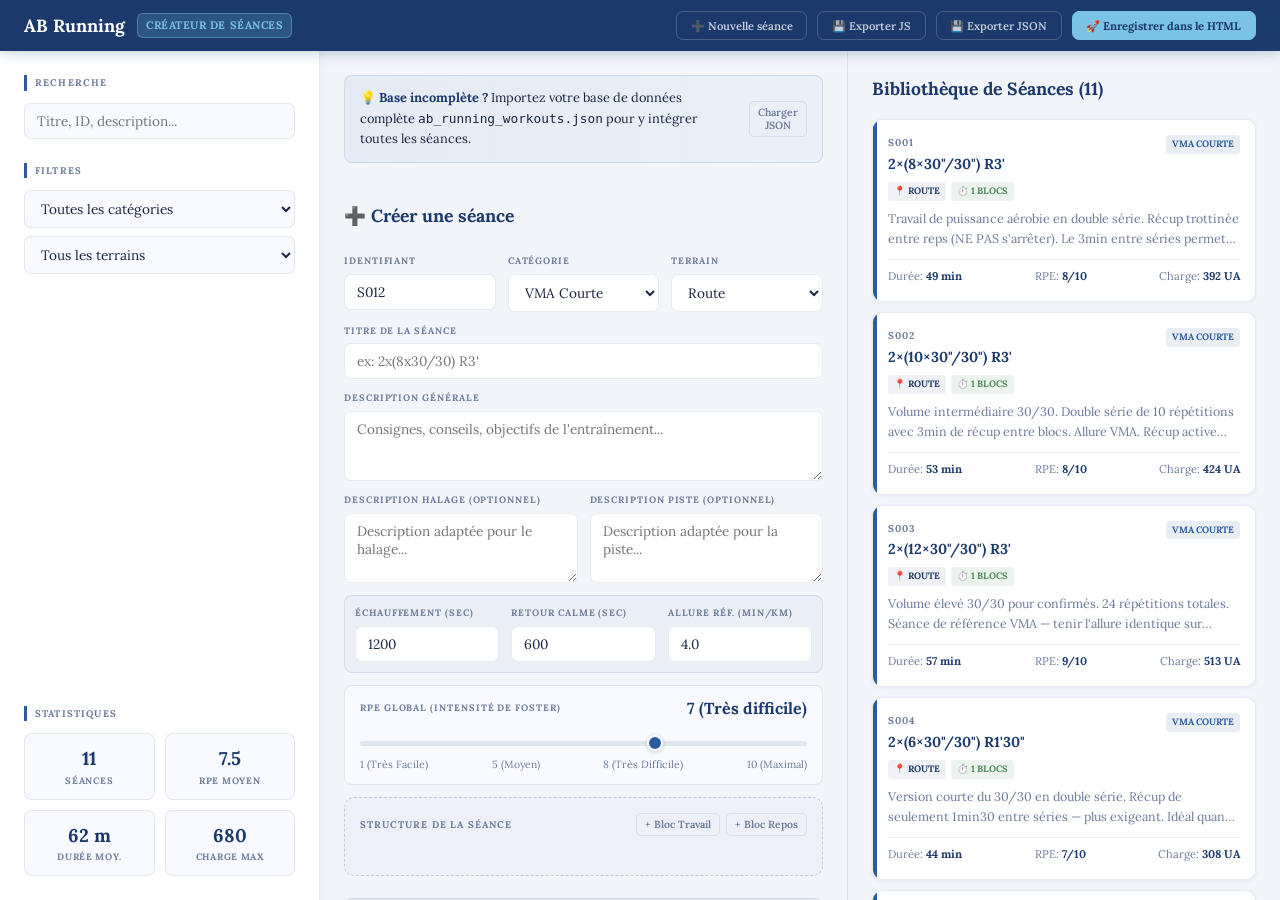
<file: createur-seances/index.html>
<!-- MAJ 31/05/26 -->
<!DOCTYPE html>
<html lang="fr">
<head>
  <meta charset="UTF-8">
  <meta name="viewport" content="width=device-width, initial-scale=1.0">
  <title>AB Running — Créateur de Séances Local</title>
  <link rel="preconnect" href="https://fonts.googleapis.com">
  <link rel="preconnect" href="https://fonts.gstatic.com" crossorigin>
  <link href="https://fonts.googleapis.com/css2?family=Lora:ital,wght@0,400;0,500;0,600;0,700;0,800;1,400&family=Inter:wght@400;500;600;700&display=swap" rel="stylesheet">
  <style>
    :root {
      --bg-dark: #F2F5FA;
      --bg-panel: #fff;
      --bg-card: #F8FAFF;
      --border-color: rgba(27, 58, 107, 0.1);
      --border-focus: #2A5DA0;
      --text-main: #1A2540;
      --text-muted: #6B7A9A;

      --navy: #1B3A6B;
      --primary: #2A5DA0;
      --primary-hover: #1B3A6B;
      --secondary: #7BC3E5;
      --secondary-hover: #4A7ECC;
      --accent: #4A8A5A;
      --accent-hover: #3a7048;
      --warning: #D4893A;
      --rest-color: #6B7A9A;
      --rest-bg: rgba(107, 122, 154, 0.08);
      --work-bg: rgba(42, 93, 160, 0.04);
      --gold: #B8860B;
      --rouge: #C04040;

      --transition: all 0.2s cubic-bezier(0.4, 0, 0.2, 1);
    }

    * {
      box-sizing: border-box;
      margin: 0;
      padding: 0;
    }

    body {
      background-color: var(--bg-dark);
      color: var(--text-main);
      font-family: 'Lora', serif;
      line-height: 1.6;
      padding: 0;
      min-height: 100vh;
      display: flex;
      flex-direction: column;
    }

    header {
      background-color: var(--navy);
      border-bottom: none;
      padding: 0.7rem 1.5rem;
      display: flex;
      align-items: center;
      justify-content: space-between;
      position: sticky;
      top: 0;
      z-index: 100;
      box-shadow: 0 2px 12px rgba(27, 58, 107, 0.25);
    }

    .header-logo-title {
      display: flex;
      align-items: center;
      gap: 12px;
    }

    .header-logo-title h1 {
      font-family: 'Lora', serif;
      font-size: 1.1rem;
      font-weight: 700;
      color: #fff;
    }

    .header-logo-title span {
      background: rgba(123, 195, 229, 0.2);
      color: var(--secondary);
      font-size: 0.68rem;
      font-weight: 700;
      padding: 3px 8px;
      border-radius: 6px;
      border: 1px solid rgba(123, 195, 229, 0.4);
      text-transform: uppercase;
      letter-spacing: 0.05em;
    }

    .header-actions {
      display: flex;
      gap: 10px;
      align-items: center;
    }

    .btn {
      display: inline-flex;
      align-items: center;
      justify-content: center;
      gap: 8px;
      font-family: 'Lora', serif;
      font-size: 0.7rem;
      font-weight: 600;
      padding: 0.4rem 0.85rem;
      border-radius: 7px;
      border: 1px solid var(--border-color);
      cursor: pointer;
      transition: var(--transition);
      text-decoration: none;
    }

    .btn-primary {
      background-color: var(--primary);
      color: white;
      border-color: var(--primary);
    }

    .btn-primary:hover {
      background-color: var(--primary-hover);
      border-color: var(--primary-hover);
      transform: translateY(-1px);
    }

    .btn-secondary {
      background: transparent;
      color: rgba(255,255,255,0.75);
      border: 1px solid rgba(255,255,255,0.2);
    }

    .btn-secondary:hover {
      background: rgba(255,255,255,0.1);
      color: #fff;
    }

    .btn-secondary-light {
      background: transparent;
      color: var(--text-muted);
      border: 1px solid var(--border-color);
    }

    .btn-secondary-light:hover {
      border-color: var(--primary);
      color: var(--navy);
    }

    .btn-accent {
      background-color: var(--accent);
      color: white;
      border-color: var(--accent);
    }

    .btn-accent:hover {
      background-color: var(--accent-hover);
      border-color: var(--accent-hover);
    }

    .btn-danger {
      background-color: rgba(192, 64, 64, 0.1);
      color: var(--rouge);
      border: 1px solid rgba(192, 64, 64, 0.2);
    }

    .btn-danger:hover {
      background-color: rgba(192, 64, 64, 0.2);
    }

    .btn-sm {
      padding: 4px 8px;
      font-size: 0.65rem;
      border-radius: 5px;
    }

    .app-layout {
      display: grid;
      grid-template-columns: 320px 1fr;
      flex-grow: 1;
      height: calc(100vh - 65px);
      overflow: hidden;
    }

    .sidebar {
      background-color: var(--bg-panel);
      border-right: 1px solid var(--border-color);
      padding: 1.5rem;
      display: flex;
      flex-direction: column;
      gap: 1.5rem;
      overflow-y: auto;
      box-shadow: 2px 0 8px rgba(27,58,107,0.04);
    }

    .sidebar-section h3 {
      font-family: 'Lora', serif;
      font-size: 0.6rem;
      font-weight: 700;
      text-transform: uppercase;
      letter-spacing: 0.12em;
      color: var(--text-muted);
      margin-bottom: 0.75rem;
      border-left: 3px solid var(--primary);
      padding-left: 8px;
    }

    .search-input {
      width: 100%;
      background-color: var(--bg-card);
      border: 1px solid var(--border-color);
      color: var(--text-main);
      padding: 0.5rem 0.75rem;
      border-radius: 7px;
      font-family: 'Lora', serif;
      font-size: 0.85rem;
      transition: var(--transition);
    }

    .search-input:focus {
      outline: none;
      border-color: var(--primary);
      box-shadow: 0 0 0 2px rgba(42, 93, 160, 0.15);
    }

    .filter-select {
      width: 100%;
      background-color: var(--bg-card);
      border: 1px solid var(--border-color);
      color: var(--text-main);
      padding: 0.5rem 0.75rem;
      border-radius: 7px;
      font-family: 'Lora', serif;
      font-size: 0.85rem;
      cursor: pointer;
      margin-bottom: 8px;
    }

    .filter-select:focus {
      outline: none;
      border-color: var(--primary);
      box-shadow: 0 0 0 2px rgba(42, 93, 160, 0.15);
    }

    .stats-grid {
      display: grid;
      grid-template-columns: 1fr 1fr;
      gap: 10px;
    }

    .stat-card {
      background-color: var(--bg-card);
      border: 1px solid var(--border-color);
      border-radius: 8px;
      padding: 10px;
      text-align: center;
    }

    .stat-card .value {
      font-family: 'Lora', serif;
      font-size: 1.15rem;
      font-weight: 800;
      color: var(--navy);
    }

    .stat-card .label {
      font-size: 0.58rem;
      font-weight: 700;
      color: var(--text-muted);
      text-transform: uppercase;
      letter-spacing: 0.08em;
    }

    .main-workspace {
      display: grid;
      grid-template-columns: 1.1fr 0.9fr;
      overflow: hidden;
    }

    .editor-pane {
      padding: 1.5rem;
      overflow-y: auto;
      border-right: 1px solid var(--border-color);
      display: flex;
      flex-direction: column;
      gap: 1.5rem;
    }

    .list-pane {
      padding: 1.5rem;
      overflow-y: auto;
      background-color: var(--bg-dark);
      display: flex;
      flex-direction: column;
      gap: 1rem;
    }

    .section-title {
      font-family: 'Lora', serif;
      font-size: 1.1rem;
      font-weight: 800;
      color: var(--navy);
      display: flex;
      align-items: center;
      justify-content: space-between;
    }

    .form-group {
      display: flex;
      flex-direction: column;
      gap: 5px;
    }

    .form-group label {
      font-size: 0.58rem;
      font-weight: 700;
      color: var(--text-muted);
      text-transform: uppercase;
      letter-spacing: 0.1em;
    }

    .form-row-2 {
      display: grid;
      grid-template-columns: 1fr 1fr;
      gap: 12px;
    }

    .form-row-3 {
      display: grid;
      grid-template-columns: 1fr 1fr 1fr;
      gap: 12px;
    }

    .input-control {
      background-color: #fff;
      border: 1px solid var(--border-color);
      color: var(--text-main);
      padding: 0.5rem 0.75rem;
      border-radius: 7px;
      font-family: 'Lora', serif;
      font-size: 0.85rem;
      transition: var(--transition);
      width: 100%;
    }

    .input-control:focus {
      outline: none;
      border-color: var(--primary);
      box-shadow: 0 0 0 2px rgba(42, 93, 160, 0.15);
    }

    textarea.input-control {
      resize: vertical;
      min-height: 70px;
    }

    .rpe-slider-container {
      background-color: var(--bg-card);
      border: 1px solid var(--border-color);
      border-radius: 8px;
      padding: 10px 15px;
    }

    .rpe-header {
      display: flex;
      justify-content: space-between;
      align-items: center;
      margin-bottom: 6px;
    }

    .rpe-display-val {
      font-family: 'Lora', serif;
      font-weight: 800;
      color: var(--navy);
      font-size: 1rem;
    }

    .rpe-slider {
      -webkit-appearance: none;
      width: 100%;
      height: 5px;
      border-radius: 3px;
      background: var(--border-color);
      outline: none;
    }

    .rpe-slider::-webkit-slider-thumb {
      -webkit-appearance: none;
      appearance: none;
      width: 16px;
      height: 16px;
      border-radius: 50%;
      background: var(--primary);
      cursor: pointer;
      transition: var(--transition);
      border: 2px solid #fff;
      box-shadow: 0 1px 4px rgba(27,58,107,0.25);
    }

    .rpe-slider::-webkit-slider-thumb:hover {
      transform: scale(1.2);
    }

    .series-builder {
      border: 1px dashed rgba(27, 58, 107, 0.2);
      border-radius: 10px;
      padding: 15px;
      background-color: rgba(27, 58, 107, 0.02);
    }

    .series-builder-header {
      display: flex;
      justify-content: space-between;
      align-items: center;
      margin-bottom: 12px;
    }

    .series-list {
      display: flex;
      flex-direction: column;
      gap: 12px;
      margin-bottom: 12px;
    }

    .serie-item {
      background-color: #fff;
      border: 1px solid var(--border-color);
      border-radius: 8px;
      padding: 12px;
      position: relative;
      animation: fadeIn 0.2s ease-out;
      box-shadow: 0 1px 4px rgba(27,58,107,0.06);
    }

    .serie-item-work {
      border-left: 4px solid var(--primary);
      background-color: var(--work-bg);
    }

    .serie-item-rest {
      border-left: 4px solid var(--rest-color);
      background-color: var(--rest-bg);
    }

    .serie-row-hdr {
      display: flex;
      align-items: center;
      justify-content: space-between;
      margin-bottom: 10px;
      font-size: 0.8rem;
      font-weight: 700;
    }

    .serie-grid-params {
      display: grid;
      grid-template-columns: repeat(3, 1fr);
      gap: 8px;
      margin-bottom: 10px;
    }

    .step-list {
      display: flex;
      flex-direction: column;
      gap: 6px;
      background: rgba(27, 58, 107, 0.04);
      padding: 8px;
      border-radius: 6px;
      margin-bottom: 8px;
    }

    .step-row {
      display: grid;
      grid-template-columns: 45px 1.5fr 1fr 1.2fr 28px;
      gap: 6px;
      align-items: center;
    }

    .btn-remove-item {
      color: #ef4444;
      background: none;
      border: none;
      cursor: pointer;
      font-weight: bold;
      font-size: 1.1rem;
      display: inline-flex;
      align-items: center;
      justify-content: center;
      height: 28px;
      width: 28px;
      border-radius: 4px;
      transition: var(--transition);
    }

    .btn-remove-item:hover {
      background-color: rgba(239, 68, 68, 0.15);
    }

    .workout-calc-results {
      display: flex;
      justify-content: space-around;
      background-color: rgba(27, 58, 107, 0.05);
      border: 1px solid rgba(27, 58, 107, 0.12);
      border-radius: 8px;
      padding: 12px;
      margin-top: 10px;
    }

    .calc-stat {
      text-align: center;
    }

    .calc-stat .val {
      display: block;
      font-family: 'Lora', serif;
      font-size: 1.25rem;
      font-weight: 800;
      color: var(--navy);
    }

    .calc-stat .lbl {
      font-size: 0.58rem;
      color: var(--text-muted);
      text-transform: uppercase;
      font-weight: 700;
      letter-spacing: 0.08em;
    }

    /* Cards in list */
    .card-list-container {
      display: flex;
      flex-direction: column;
      gap: 10px;
    }

    .workout-card {
      background-color: var(--bg-panel);
      border: 1px solid var(--border-color);
      border-radius: 10px;
      padding: 15px;
      cursor: pointer;
      transition: var(--transition);
      position: relative;
      overflow: hidden;
      box-shadow: 0 1px 4px rgba(27,58,107,0.06);
    }

    .workout-card:hover {
      transform: translateY(-2px);
      border-color: rgba(27, 58, 107, 0.2);
      box-shadow: 0 6px 16px rgba(27,58,107,0.12);
    }

    .workout-card.editing {
      border-color: var(--primary);
      box-shadow: 0 0 0 2px rgba(42, 93, 160, 0.2);
    }

    .workout-card::before {
      content: '';
      position: absolute;
      top: 0;
      left: 0;
      width: 4px;
      height: 100%;
      background-color: var(--primary);
    }

    .workout-card.terrain-piste::before { background-color: var(--secondary); }
    .workout-card.terrain-trail::before { background-color: var(--accent); }

    .card-header {
      display: flex;
      justify-content: space-between;
      align-items: flex-start;
      margin-bottom: 6px;
    }

    .card-id-title {
      display: flex;
      flex-direction: column;
      gap: 2px;
      max-width: 80%;
    }

    .card-id {
      font-family: 'Lora', serif;
      font-size: 0.62rem;
      font-weight: 800;
      color: var(--text-muted);
      letter-spacing: 0.1em;
      text-transform: uppercase;
    }

    .card-title {
      font-family: 'Lora', serif;
      font-size: 0.9rem;
      font-weight: 700;
      color: var(--navy);
      white-space: nowrap;
      overflow: hidden;
      text-overflow: ellipsis;
    }

    .card-tags {
      display: flex;
      gap: 5px;
      flex-wrap: wrap;
      margin-bottom: 8px;
    }

    .tag {
      display: inline-block;
      font-size: 0.58rem;
      font-weight: 700;
      padding: 2px 6px;
      border-radius: 3px;
      text-transform: uppercase;
      white-space: nowrap;
    }

    .tag-category {
      background: rgba(42, 93, 160, 0.1);
      color: var(--primary);
    }
    .tag-terrain {
      background: rgba(27, 58, 107, 0.07);
      color: var(--navy);
    }

    .card-desc {
      font-size: 0.78rem;
      color: var(--text-muted);
      margin-bottom: 10px;
      display: -webkit-box;
      -webkit-line-clamp: 2;
      -webkit-box-orient: vertical;
      overflow: hidden;
      text-overflow: ellipsis;
    }

    .card-stats {
      display: flex;
      justify-content: space-between;
      font-size: 0.7rem;
      border-top: 1px solid var(--border-color);
      padding-top: 8px;
      color: var(--text-muted);
    }

    .card-stats span strong {
      color: var(--navy);
    }

    .card-actions {
      position: absolute;
      bottom: 12px;
      right: 15px;
      display: none;
      gap: 6px;
    }

    .workout-card:hover .card-actions {
      display: flex;
    }

    /* File Import Alert Banner */
    .import-banner {
      background: linear-gradient(90deg, rgba(42, 93, 160, 0.06) 0%, rgba(123, 195, 229, 0.08) 100%);
      border: 1px solid rgba(42, 93, 160, 0.15);
      border-radius: 8px;
      padding: 12px 15px;
      margin-bottom: 15px;
      display: flex;
      align-items: center;
      justify-content: space-between;
      gap: 15px;
    }

    .import-banner-text {
      font-size: 0.8rem;
    }

    .import-banner-text strong {
      color: var(--navy);
    }

    .import-input-hidden {
      display: none;
    }

    /* Scrollbars */
    ::-webkit-scrollbar {
      width: 6px;
      height: 6px;
    }

    ::-webkit-scrollbar-track {
      background: transparent;
    }

    ::-webkit-scrollbar-thumb {
      background: rgba(27, 58, 107, 0.15);
      border-radius: 3px;
    }

    ::-webkit-scrollbar-thumb:hover {
      background: rgba(27, 58, 107, 0.3);
    }

    @keyframes fadeIn {
      from { opacity: 0; transform: translateY(4px); }
      to { opacity: 1; transform: translateY(0); }
    }

    /* Toast notification */
    .toast {
      position: fixed;
      bottom: 20px;
      left: 50%;
      transform: translateX(-50%) translateY(100px);
      background-color: var(--navy);
      color: white;
      padding: 10px 20px;
      border-radius: 8px;
      font-family: 'Lora', serif;
      font-weight: 600;
      font-size: 0.85rem;
      z-index: 1000;
      box-shadow: 0 8px 20px rgba(27, 58, 107, 0.35);
      transition: transform 0.3s cubic-bezier(0.175, 0.885, 0.32, 1.275);
    }

    .toast.show {
      transform: translateX(-50%) translateY(0);
    }
  </style>
</head>
<body>

  <header>
    <div class="header-logo-title">
      <h1>AB Running</h1>
      <span>Créateur de Séances</span>
    </div>
    <div class="header-actions">
      <button class="btn btn-secondary" onclick="resetForm(); checkNextFreeId();">➕ Nouvelle séance</button>
      <button class="btn btn-secondary" onclick="exportDataJS()" title="Exporter en format _seancesData_new.js pour remplacer le fichier local">💾 Exporter JS</button>
      <button class="btn btn-secondary" onclick="exportDataJSON()" title="Exporter en format JSON brut pour ab_running_workouts.json">💾 Exporter JSON</button>
      <button class="btn btn-primary" onclick="saveToFileHTML()" title="Enregistre la base de données directement dans ce fichier HTML d'origine" style="background:#7BC3E5; border-color:#7BC3E5; color:#1B3A6B; font-weight:700;">🚀 Enregistrer dans le HTML</button>
    </div>
  </header>

  <div class="app-layout">
    <aside class="sidebar">
      <div class="sidebar-section">
        <h3>Recherche</h3>
        <input type="text" id="searchInput" class="search-input" placeholder="Titre, ID, description..." oninput="filterWorkouts()">
      </div>

      <div class="sidebar-section">
        <h3>Filtres</h3>
        <select id="filterCategory" class="filter-select" onchange="filterWorkouts()">
          <option value="">Toutes les catégories</option>
          <option>VMA Courte</option>
          <option>VMA Longue</option>
          <option>Seuil</option>
          <option>Allure Marathon</option>
          <option>Allure Spécifique</option>
          <option>Côtes</option>
          <option>Puissance Montée</option>
          <option>Technique Descente</option>
          <option>Spécificité Trail</option>
          <option>Volume Endurance</option>
          <option>Sortie Longue</option>
          <option>Récupération</option>
          <option>Mixte</option>
          <option>Activation</option>
        </select>

        <select id="filterTerrain" class="filter-select" onchange="filterWorkouts()">
          <option value="">Tous les terrains</option>
          <option value="Route">Route</option>
          <option value="Piste">Piste</option>
          <option value="Trail">Trail</option>
        </select>
      </div>

      <div class="sidebar-section" style="margin-top: auto;">
        <h3>Statistiques</h3>
        <div class="stats-grid">
          <div class="stat-card">
            <div class="value" id="statCount">0</div>
            <div class="label">Séances</div>
          </div>
          <div class="stat-card">
            <div class="value" id="statAvgRPE">0</div>
            <div class="label">RPE Moyen</div>
          </div>
          <div class="stat-card">
            <div class="value" id="statAvgDur">0 min</div>
            <div class="label">Durée Moy.</div>
          </div>
          <div class="stat-card">
            <div class="value" id="statMaxUA">0</div>
            <div class="label">Charge Max</div>
          </div>
        </div>
      </div>
    </aside>

    <main class="main-workspace">
      <!-- Section Formulaire -->
      <section class="editor-pane">
        <!-- Import Banner -->
        <div class="import-banner" id="importBanner">
          <div class="import-banner-text">
            <strong>💡 Base incomplète ?</strong> Importez votre base de données complète <code>ab_running_workouts.json</code> pour y intégrer toutes les séances.
          </div>
          <button class="btn btn-secondary-light btn-sm" onclick="triggerFileInput()">Charger JSON</button>
          <input type="file" id="fileInput" class="import-input-hidden" accept=".json" onchange="importDataFromFile(event)">
        </div>

        <div class="section-title">
          <span id="editorTitle">➕ Créer une séance</span>
          <button class="btn btn-secondary-light btn-sm" id="btnCancelEdit" style="display:none;" onclick="resetForm()">Annuler</button>
        </div>

        <form id="workoutForm" onsubmit="event.preventDefault(); submitWorkout();" style="display:flex; flex-direction:column; gap:12px;">
          <div class="form-row-3">
            <div class="form-group">
              <label for="workoutId">Identifiant</label>
              <input type="text" id="workoutId" class="input-control" placeholder="ex: S208" required>
            </div>
            <div class="form-group">
              <label for="workoutCategory">Catégorie</label>
              <select id="workoutCategory" class="input-control">
                <option>VMA Courte</option>
                <option>VMA Longue</option>
                <option>Seuil</option>
                <option>Allure Marathon</option>
                <option>Allure Spécifique</option>
                <option>Côtes</option>
                <option>Puissance Montée</option>
                <option>Technique Descente</option>
                <option>Spécificité Trail</option>
                <option>Volume Endurance</option>
                <option>Sortie Longue</option>
                <option>Récupération</option>
                <option>Mixte</option>
                <option>Activation</option>
              </select>
            </div>
            <div class="form-group">
              <label for="workoutTerrain">Terrain</label>
              <select id="workoutTerrain" class="input-control">
                <option value="Route">Route</option>
                <option value="Piste">Piste</option>
                <option value="Trail">Trail</option>
              </select>
            </div>
          </div>

          <div class="form-group">
            <label for="workoutTitle">Titre de la séance</label>
            <input type="text" id="workoutTitle" class="input-control" placeholder="ex: 2x(8x30/30) R3'" required>
          </div>

          <div class="form-group">
            <label for="workoutDescription">Description générale</label>
            <textarea id="workoutDescription" class="input-control" placeholder="Consignes, conseils, objectifs de l'entraînement..."></textarea>
          </div>

          <div class="form-row-2">
            <div class="form-group">
              <label for="workoutHalage">Description Halage (optionnel)</label>
              <textarea id="workoutHalage" class="input-control" placeholder="Description adaptée pour le halage..."></textarea>
            </div>
            <div class="form-group">
              <label for="workoutPiste">Description Piste (optionnel)</label>
              <textarea id="workoutPiste" class="input-control" placeholder="Description adaptée pour la piste..."></textarea>
            </div>
          </div>

          <div class="form-row-3" style="background: rgba(27, 58, 107, 0.03); padding: 10px; border-radius: 8px; border: 1px solid var(--border-color);">
            <div class="form-group">
              <label for="workoutWarmup">Échauffement (sec)</label>
              <input type="number" id="workoutWarmup" class="input-control" value="1200" min="0" oninput="calculateWorkoutStats()">
            </div>
            <div class="form-group">
              <label for="workoutCooldown">Retour calme (sec)</label>
              <input type="number" id="workoutCooldown" class="input-control" value="600" min="0" oninput="calculateWorkoutStats()">
            </div>
            <div class="form-group">
              <label for="workoutPace" title="Allure de référence en min/km pour estimer les distances (ex: 4:00/km)">Allure Réf. (min/km)</label>
              <input type="number" id="workoutPace" class="input-control" value="4.0" step="0.1" min="2" oninput="calculateWorkoutStats()">
            </div>
          </div>

          <div class="form-group">
            <div class="rpe-slider-container">
              <div class="rpe-header">
                <label>RPE Global (Intensité de Foster)</label>
                <span id="rpeDisplayVal" class="rpe-display-val">7</span>
              </div>
              <input type="range" id="workoutRPE" class="rpe-slider" min="1" max="10" value="7" oninput="updateRpeLabel(this.value)">
              <div style="display:flex; justify-content:space-between; font-size:0.65rem; color:var(--text-muted); margin-top:4px;">
                <span>1 (Très Facile)</span>
                <span>5 (Moyen)</span>
                <span>8 (Très Difficile)</span>
                <span>10 (Maximal)</span>
              </div>
            </div>
          </div>

          <!-- Section Série Builder -->
          <div class="series-builder">
            <div class="series-builder-header">
              <span style="font-size:0.6rem; font-weight:700; text-transform:uppercase; letter-spacing:0.1em; color:var(--text-muted);">Structure de la séance</span>
              <div style="display:flex; gap:6px;">
                <button type="button" class="btn btn-secondary-light btn-sm" onclick="addWorkBlock()">+ Bloc Travail</button>
                <button type="button" class="btn btn-secondary-light btn-sm" onclick="addRestBlock()">+ Bloc Repos</button>
              </div>
            </div>
            <div class="series-list" id="seriesList">
              <!-- Dynamically populated -->
            </div>
          </div>

          <!-- Résultats de calcul en direct -->
          <div class="workout-calc-results">
            <div class="calc-stat">
              <span class="val" id="calcDuration">30</span>
              <span class="lbl">Durée (min)</span>
            </div>
            <div class="calc-stat">
              <span class="val" id="calcDistance">5.00</span>
              <span class="lbl">Distance Est. (km)</span>
            </div>
            <div class="calc-stat">
              <span class="val" id="calcUA">210</span>
              <span class="lbl">Charge (UA)</span>
            </div>
          </div>

          <button type="submit" class="btn btn-primary" id="btnSubmitForm" style="width:100%; padding:0.8rem; margin-top:5px;">Enregistrer la séance</button>
        </form>
      </section>

      <!-- Section Liste -->
      <section class="list-pane">
        <div class="section-title">
          <span>Bibliothèque de Séances (<span id="filteredCount">0</span>)</span>
        </div>
        
        <div class="card-list-container" id="workoutListContainer">
          <!-- Dynamically populated -->
        </div>
      </section>
    </main>
  </div>

  <div class="toast" id="toast">Notification</div>

  <!-- Conteneur de données initiales -->
  <script id="seances-database" type="application/json">
[
  {
    "id_original": "S001",
    "title": "2×(8×30\"/30\") R3'",
    "category": "VMA Courte",
    "terrain": "Route",
    "description": "Travail de puissance aérobie en double série. Récup trottinée entre reps (NE PAS s'arrêter). Le 3min entre séries permet de maintenir la qualité sur la 2e série. Allure VMA.",
    "warmupSec": 1200,
    "cooldownSec": 600,
    "rpe_foster": 8,
    "totalDuration": 49,
    "totalUA": 392,
    "series": [
      {
        "type": "work",
        "serieReps": 2,
        "interSerieRest": 180,
        "innerReps": 8,
        "steps": [
          {
            "stepReps": 1,
            "value": 30,
            "unit": "s",
            "rest": 30
          }
        ]
      }
    ]
  },
  {
    "id_original": "S002",
    "title": "2×(10×30\"/30\") R3'",
    "category": "VMA Courte",
    "terrain": "Route",
    "description": "Volume intermédiaire 30/30. Double série de 10 répétitions avec 3min de récup entre blocs. Allure VMA. Récup active obligatoire.",
    "warmupSec": 1200,
    "cooldownSec": 600,
    "rpe_foster": 8,
    "totalDuration": 53,
    "totalUA": 424,
    "series": [
      {
        "type": "work",
        "serieReps": 2,
        "interSerieRest": 180,
        "innerReps": 10,
        "steps": [
          {
            "stepReps": 1,
            "value": 30,
            "unit": "s",
            "rest": 30
          }
        ]
      }
    ]
  },
  {
    "id_original": "S003",
    "title": "2×(12×30\"/30\") R3'",
    "category": "VMA Courte",
    "terrain": "Route",
    "description": "Volume élevé 30/30 pour confirmés. 24 répétitions totales. Séance de référence VMA — tenir l'allure identique sur toutes les reps. Allure VMA proche.",
    "warmupSec": 1200,
    "cooldownSec": 600,
    "rpe_foster": 9,
    "totalDuration": 57,
    "totalUA": 513,
    "series": [
      {
        "type": "work",
        "serieReps": 2,
        "interSerieRest": 180,
        "innerReps": 12,
        "steps": [
          {
            "stepReps": 1,
            "value": 30,
            "unit": "s",
            "rest": 30
          }
        ]
      }
    ]
  },
  {
    "id_original": "S004",
    "title": "2×(6×30\"/30\") R1'30\"",
    "category": "VMA Courte",
    "terrain": "Route",
    "description": "Version courte du 30/30 en double série. Récup de seulement 1min30 entre séries — plus exigeant. Idéal quand le temps est limité. Allure Z4-VMA.",
    "warmupSec": 1200,
    "cooldownSec": 600,
    "rpe_foster": 7,
    "totalDuration": 44,
    "totalUA": 308,
    "series": [
      {
        "type": "work",
        "serieReps": 2,
        "interSerieRest": 90,
        "innerReps": 6,
        "steps": [
          {
            "stepReps": 1,
            "value": 30,
            "unit": "s",
            "rest": 30
          }
        ]
      }
    ]
  },
  {
    "id_original": "S005",
    "title": "10×30\"/30\" (simple)",
    "category": "VMA Courte",
    "terrain": "Route",
    "description": "Séance de référence VMA classique. Récup trottinée obligatoire — ne jamais s'arrêter. Allure VMA -10% à VMA. Séance neuromusculaire.",
    "warmupSec": 1200,
    "cooldownSec": 600,
    "rpe_foster": 8,
    "totalDuration": 40,
    "totalUA": 320,
    "series": [
      {
        "type": "work",
        "serieReps": 1,
        "interSerieRest": 0,
        "innerReps": 10,
        "steps": [
          {
            "stepReps": 1,
            "value": 30,
            "unit": "s",
            "rest": 30
          }
        ]
      }
    ]
  },
  {
    "id_original": "S006",
    "title": "15×30\"/30\" (simple)",
    "category": "VMA Courte",
    "terrain": "Route",
    "description": "Volume max en 30/30 pour confirmés. 15 répétitions continues avec récup trottinée. Allure VMA. Séance longue et exigeante.",
    "warmupSec": 1200,
    "cooldownSec": 600,
    "rpe_foster": 9,
    "totalDuration": 45,
    "totalUA": 405,
    "series": [
      {
        "type": "work",
        "serieReps": 1,
        "interSerieRest": 0,
        "innerReps": 15,
        "steps": [
          {
            "stepReps": 1,
            "value": 30,
            "unit": "s",
            "rest": 30
          }
        ]
      }
    ]
  },
  {
    "id_original": "S007",
    "title": "Pyramide Côtes 1'-2'-3'-4'-3'-2'-1'",
    "category": "Puissance Montée",
    "terrain": "Trail",
    "description": "7 montées en pyramide sur pente 12-20%. Effort maximal soutenu en montée, récup = descente trottinée ou marchée de durée identique. La montée vers 4' puis la redescente de la pyramide cumule puissance et résistance neuromusculaire. Garder le même niveau d'effort (non la même vitesse) sur chaque montée. Pente idéale : régulière, sol stable.",
    "halage": "",
    "piste": "",
    "warmupSec": 1200,
    "cooldownSec": 600,
    "rpe_foster": 8,
    "totalDuration": 62,
    "totalUA": 496,
    "series": [
      {
        "type": "work",
        "serieReps": 1,
        "interSerieRest": 0,
        "innerReps": 1,
        "steps": [
          { "stepReps": 1, "value": 1, "unit": "min", "rest": 60 },
          { "stepReps": 1, "value": 2, "unit": "min", "rest": 120 },
          { "stepReps": 1, "value": 3, "unit": "min", "rest": 180 },
          { "stepReps": 1, "value": 4, "unit": "min", "rest": 240 },
          { "stepReps": 1, "value": 3, "unit": "min", "rest": 180 },
          { "stepReps": 1, "value": 2, "unit": "min", "rest": 120 },
          { "stepReps": 1, "value": 1, "unit": "min", "rest": 60 }
        ]
      }
    ]
  },
  {
    "id_original": "S008",
    "title": "5×4' Côte VMA-Montée R3' Active",
    "category": "VMA Longue",
    "terrain": "Trail",
    "description": "5 répétitions de 4 minutes sur montée régulière (pente 8-15%). Effort à 90-95% FCmax, sensation de VO2max. Récup : descente trottinée 3min pour revenir au départ. La montée augmente le coût métabolique sans choc articulaire — séance très rentable pour progresser en trail et en VMA. Rester droit, cadence élevée, bras actifs.",
    "halage": "",
    "piste": "",
    "warmupSec": 900,
    "cooldownSec": 600,
    "rpe_foster": 8,
    "totalDuration": 60,
    "totalUA": 480,
    "series": [
      {
        "type": "work",
        "serieReps": 1,
        "interSerieRest": 0,
        "innerReps": 5,
        "steps": [
          { "stepReps": 1, "value": 4, "unit": "min", "rest": 180 }
        ]
      }
    ]
  },
  {
    "id_original": "S009",
    "title": "8×3' Descente Technique R2' Remontée",
    "category": "Technique Descente",
    "terrain": "Trail",
    "description": "8 descentes techniques de 3 minutes sur terrain accidenté (pierres, racines, virages). Remontée active 2min. Travailler : vision loin (anticiper le sol), pose légère avant du pied, bras écartés pour l'équilibre, genou fléchi à l'impact. Augmenter la vitesse uniquement quand la technique est fluide. RPE effort = modéré, RPE concentration = maximal.",
    "halage": "",
    "piste": "",
    "warmupSec": 1200,
    "cooldownSec": 600,
    "rpe_foster": 6,
    "totalDuration": 70,
    "totalUA": 420,
    "series": [
      {
        "type": "work",
        "serieReps": 1,
        "interSerieRest": 0,
        "innerReps": 8,
        "steps": [
          { "stepReps": 1, "value": 3, "unit": "min", "rest": 120 }
        ]
      }
    ]
  },
  {
    "id_original": "S010",
    "title": "3×(5'+3'+2') Blocs Intégraux Trail R4'",
    "category": "Spécificité Trail",
    "terrain": "Trail",
    "description": "3 blocs complets reproduisant une séquence course trail. Chaque bloc : 5min montée franche (allure marathon trail, RPE 7-8), enchaîné sans pause sur 3min plat rapide (allure seuil, RPE 8), puis 2min descente technique relâchée. Récup 4min footing entre blocs. Développe la gestion des transitions terrain et la capacité à courir vite après la montée.",
    "halage": "",
    "piste": "",
    "warmupSec": 1200,
    "cooldownSec": 600,
    "rpe_foster": 7,
    "totalDuration": 68,
    "totalUA": 476,
    "series": [
      {
        "type": "work",
        "serieReps": 3,
        "interSerieRest": 240,
        "innerReps": 1,
        "steps": [
          { "stepReps": 1, "value": 5, "unit": "min", "rest": 0 },
          { "stepReps": 1, "value": 3, "unit": "min", "rest": 0 },
          { "stepReps": 1, "value": 2, "unit": "min", "rest": 0 }
        ]
      }
    ]
  },
  {
    "id_original": "S011",
    "title": "Sortie Longue Montagne 2h30 + 4×10' Puissance",
    "category": "Sortie Longue",
    "terrain": "Trail",
    "description": "Sortie montagne de ~2h30 avec 4 blocs puissance insérés au cœur. Base en endurance fondamentale (Z2, RPE 4-5). Entre 1h et 2h : 4 blocs de 10min à allure marathon trail (RPE 6-7), récup 2min footing entre blocs. Les 45min d'aller et retour en EA pure. Objectif : progresser sur le D+ total semaine après semaine. Manger et boire toutes les 30-40min.",
    "halage": "",
    "piste": "",
    "warmupSec": 2700,
    "cooldownSec": 2700,
    "rpe_foster": 5,
    "totalDuration": 136,
    "totalUA": 680,
    "series": [
      {
        "type": "work",
        "serieReps": 4,
        "interSerieRest": 120,
        "innerReps": 1,
        "steps": [
          { "stepReps": 1, "value": 10, "unit": "min", "rest": 0 }
        ]
      }
    ]
  }
]
  </script>

  <script>
    // Variables de base
    let workoutsList = [];
    let currentEditingId = null;

    // RPE labels translation
    const rpeTexts = {
      1: "Très facile",
      2: "Facile",
      3: "Modéré",
      4: "Un peu dur",
      5: "Difficile",
      6: "Assez difficile",
      7: "Très difficile",
      8: "Très très difficile",
      9: "Épuisant",
      10: "Maximal / Échec"
    };

    function showToast(message) {
      const toast = document.getElementById('toast');
      toast.innerText = message;
      toast.classList.add('show');
      setTimeout(() => {
        toast.classList.remove('show');
      }, 3000);
    }

    function updateRpeLabel(val) {
      document.getElementById('rpeDisplayVal').innerText = val + " (" + rpeTexts[val] + ")";
      calculateWorkoutStats();
    }

    function triggerFileInput() {
      document.getElementById('fileInput').click();
    }

    function importDataFromFile(event) {
      const file = event.target.files[0];
      if (!file) return;
      
      const reader = new FileReader();
      reader.onload = function(e) {
        try {
          const parsed = JSON.parse(e.target.result);
          if (!Array.isArray(parsed)) {
            alert("Erreur: Le fichier JSON doit contenir un tableau de séances.");
            return;
          }
          
          // Validate structure roughly
          if (parsed.length > 0 && !parsed[0].id_original && !parsed[0].title) {
            alert("Erreur: Le format du JSON ne semble pas correspondre à ab_running_workouts.json");
            return;
          }

          workoutsList = parsed;
          localStorage.setItem('ab_running_workouts_data', JSON.stringify(workoutsList));
          
          sortWorkouts();
          renderWorkoutsList();
          resetForm();
          
          // Hide import banner once loaded
          document.getElementById('importBanner').style.display = 'none';
          showToast(`Importation réussie : ${workoutsList.length} séances chargées !`);
        } catch(err) {
          alert("Erreur lors de la lecture du JSON : " + err.message);
        }
      };
      reader.readAsText(file);
    }

    // Charger les séances
    window.onload = function() {
      // Tenter de charger depuis localStorage en priorité
      const localData = localStorage.getItem('ab_running_workouts_data');
      const embeddedData = document.getElementById('seances-database').textContent;
      
      let parsedEmbedded = [];
      try {
        parsedEmbedded = JSON.parse(embeddedData.trim() || "[]");
      } catch(e) {
        console.error("Erreur lors de la lecture du JSON embarqué", e);
      }

      if (localData) {
        try {
          workoutsList = JSON.parse(localData);
          if (workoutsList.length > 6) {
            document.getElementById('importBanner').style.display = 'none';
          }
        } catch(e) {
          workoutsList = parsedEmbedded;
        }
      } else {
        workoutsList = parsedEmbedded;
      }
      
      // Trier par ID
      sortWorkouts();
      
      // Remplir la liste
      renderWorkoutsList();
      checkNextFreeId();
      resetForm();
    };

    function sortWorkouts() {
      workoutsList.sort((a, b) => {
        return (a.id_original || "").localeCompare(b.id_original || "", undefined, {numeric: true, sensitivity: 'base'});
      });
    }

    function checkNextFreeId() {
      if (currentEditingId !== null) return;
      let maxNum = 0;
      workoutsList.forEach(w => {
        const id = w.id_original || "";
        const num = parseInt(id.replace(/\D/g, ''));
        if (!isNaN(num) && num > maxNum) {
          maxNum = num;
        }
      });
      const nextId = "S" + String(maxNum + 1).padStart(3, '0');
      document.getElementById('workoutId').value = nextId;
    }

    function renderWorkoutsList() {
      const container = document.getElementById('workoutListContainer');
      container.innerHTML = '';
      
      const search = document.getElementById('searchInput').value.toLowerCase();
      const catFilter = document.getElementById('filterCategory').value;
      const terrainFilter = document.getElementById('filterTerrain').value;
      
      let filtered = workoutsList.filter(w => {
        const id = (w.id_original || '').toLowerCase();
        const title = (w.title || '').toLowerCase();
        const desc = (w.description || '').toLowerCase();
        
        const matchesSearch = id.includes(search) || title.includes(search) || desc.includes(search);
        const matchesCategory = !catFilter || w.category === catFilter;
        const matchesTerrain = !terrainFilter || w.terrain === terrainFilter;
        
        return matchesSearch && matchesCategory && matchesTerrain;
      });

      document.getElementById('filteredCount').innerText = filtered.length;
      document.getElementById('statCount').innerText = workoutsList.length;
      
      // Update sidebar stats
      if (workoutsList.length > 0) {
        const totalRpe = workoutsList.reduce((acc, curr) => acc + (curr.rpe_foster || 0), 0);
        const totalDur = workoutsList.reduce((acc, curr) => acc + (curr.totalDuration || 0), 0);
        const maxUA = workoutsList.reduce((acc, curr) => Math.max(acc, curr.totalUA || 0), 0);
        
        document.getElementById('statAvgRPE').innerText = (totalRpe / workoutsList.length).toFixed(1);
        document.getElementById('statAvgDur').innerText = Math.round(totalDur / workoutsList.length) + " m";
        document.getElementById('statMaxUA').innerText = maxUA;
      }

      if (filtered.length === 0) {
        container.innerHTML = '<div style="text-align:center; padding:2rem; color:var(--text-muted);">Aucune séance trouvée</div>';
        return;
      }

      filtered.forEach(w => {
        const card = document.createElement('div');
        const terrainClass = 'terrain-' + (w.terrain || 'Route').toLowerCase();
        const activeEditing = currentEditingId === w.id_original ? 'editing' : '';
        card.className = `workout-card ${terrainClass} ${activeEditing}`;
        
        card.innerHTML = `
          <div class="card-header">
            <div class="card-id-title">
              <span class="card-id">${w.id_original}</span>
              <span class="card-title" title="${w.title}">${w.title}</span>
            </div>
            <span class="tag tag-category">${w.category}</span>
          </div>
          <div class="card-tags">
            <span class="tag tag-terrain">📍 ${w.terrain || 'Route'}</span>
            ${w.series && w.series.length > 0 ? `<span class="tag" style="background:rgba(74,138,90,0.1); color:var(--accent);">⏱️ ${w.series.length} blocs</span>` : ''}
          </div>
          <div class="card-desc">${w.description || 'Aucune description'}</div>
          <div class="card-stats">
            <span>Durée: <strong>${w.totalDuration || 0} min</strong></span>
            <span>RPE: <strong>${w.rpe_foster || 0}/10</strong></span>
            <span>Charge: <strong>${w.totalUA || 0} UA</strong></span>
          </div>
          <div class="card-actions">
            <button class="btn btn-secondary-light btn-sm" onclick="event.stopPropagation(); editWorkout('${w.id_original}')">Modifier</button>
            <button class="btn btn-danger btn-sm" onclick="event.stopPropagation(); deleteWorkout('${w.id_original}')">Supprimer</button>
          </div>
        `;
        
        card.onclick = () => editWorkout(w.id_original);
        container.appendChild(card);
      });
    }

    function filterWorkouts() {
      renderWorkoutsList();
    }

    // Dynamic Series / Repeats Builder
    function addWorkBlock(data = null) {
      const list = document.getElementById('seriesList');
      const id = Date.now() + Math.random().toString(36).substr(2, 5);
      
      const reps = data ? data.serieReps : 1;
      const interRest = data ? data.interSerieRest : 180;
      const innerReps = data ? data.innerReps : 10;
      
      const html = `
        <div class="serie-item serie-item-work" id="item-${id}" data-type="work">
          <div class="serie-row-hdr">
            <span style="color:var(--navy); font-size:0.7rem; font-weight:700; text-transform:uppercase; letter-spacing:0.05em;">🏃 BLOC TRAVAIL (FRACTIONNÉ)</span>
            <button type="button" class="btn-remove-item" onclick="document.getElementById('item-${id}').remove(); calculateWorkoutStats();">✕</button>
          </div>
          <div class="serie-grid-params">
            <div class="form-group">
              <label style="font-size:0.6rem">Nb de Blocs</label>
              <input type="number" class="input-control serieReps" value="${reps}" min="1" oninput="calculateWorkoutStats()">
            </div>
            <div class="form-group">
              <label style="font-size:0.6rem">Repos Inter-Bloc (s)</label>
              <input type="number" class="input-control interSerieRest" value="${interRest}" min="0" oninput="calculateWorkoutStats()">
            </div>
            <div class="form-group">
              <label style="font-size:0.6rem">Répétitions/Bloc</label>
              <input type="number" class="input-control innerReps" value="${innerReps}" min="1" oninput="calculateWorkoutStats()">
            </div>
          </div>
          <div class="step-list">
            <!-- Steps go here -->
          </div>
          <button type="button" class="btn btn-secondary-light btn-sm" style="font-size:0.65rem; width:100%; border-style:dashed;" onclick="addStepToBlock('${id}')">+ Ajouter Segment d'Effort</button>
        </div>
      `;
      
      list.insertAdjacentHTML('beforeend', html);
      
      if (data && data.steps) {
        data.steps.forEach(step => addStepToBlock(id, step));
      } else {
        addStepToBlock(id);
      }
      calculateWorkoutStats();
    }

    function addRestBlock(data = null) {
      const list = document.getElementById('seriesList');
      const id = Date.now() + Math.random().toString(36).substr(2, 5);
      const val = data ? data.value : 300;
      
      const html = `
        <div class="serie-item serie-item-rest" id="item-${id}" data-type="rest_block">
          <div class="serie-row-hdr" style="margin-bottom: 0;">
            <span style="color:var(--text-muted); font-size:0.7rem; font-weight:700; text-transform:uppercase; letter-spacing:0.05em;">☕ REPOS INTER-BLOCS</span>
            <div style="display:flex; align-items:center; gap:8px;">
              <input type="number" class="input-control rest-val" value="${val}" min="0" style="width: 80px; padding: 4px 8px;" oninput="calculateWorkoutStats()">
              <span style="font-size:0.75rem">sec</span>
            </div>
            <button type="button" class="btn-remove-item" onclick="document.getElementById('item-${id}').remove(); calculateWorkoutStats();">✕</button>
          </div>
        </div>
      `;
      
      list.insertAdjacentHTML('beforeend', html);
      calculateWorkoutStats();
    }

    function addStepToBlock(blockId, stepData = null) {
      const block = document.getElementById('item-' + blockId);
      if(!block) return;
      const stepList = block.querySelector('.step-list');
      
      const sReps = stepData ? stepData.stepReps : 1;
      const val = stepData ? stepData.value : 30;
      const unit = stepData ? stepData.unit : "s";
      const rest = stepData ? stepData.rest : 30;
      
      const id = Date.now() + Math.random().toString(36).substr(2, 5);
      
      const stepHtml = `
        <div class="step-row" id="step-${id}">
          <input type="number" class="input-control step-reps" value="${sReps}" min="1" placeholder="x" style="padding:4px 6px; text-align:center;" oninput="calculateWorkoutStats()">
          <input type="number" class="input-control step-val" value="${val}" min="1" placeholder="Val" style="padding:4px 6px;" oninput="calculateWorkoutStats()">
          <select class="input-control step-unit" style="padding:4px 6px;" onchange="calculateWorkoutStats()">
            <option value="s" ${unit==='s'?'selected':''}>sec (")</option>
            <option value="min" ${unit==='min'?'selected':''}>min (')</option>
            <option value="m" ${unit==='m'?'selected':''}>m</option>
            <option value="km" ${unit==='km'?'selected':''}>km</option>
          </select>
          <input type="number" class="input-control step-rest" value="${rest}" min="0" placeholder="Réc" style="padding:4px 6px;" oninput="calculateWorkoutStats()">
          <button type="button" class="btn-remove-item" style="color:#f87171" onclick="document.getElementById('step-${id}').remove(); calculateWorkoutStats();">✕</button>
        </div>
      `;
      
      stepList.insertAdjacentHTML('beforeend', stepHtml);
      calculateWorkoutStats();
    }

    // Dynamic calculations
    function calculateWorkoutStats() {
      const paceMinKm = parseFloat(document.getElementById('workoutPace').value) || 4.0;
      // Convert pace to m/s. 4:00/km -> 1000m / 240s = 4.166 m/s.
      const speedMs = 1000 / (paceMinKm * 60);
      // Warmup pace is typically slower, say 6:00/km (2.77 m/s)
      const warmupSpeedMs = 1000 / (6 * 60); 

      let warmupSec = parseInt(document.getElementById('workoutWarmup').value) || 0;
      let cooldownSec = parseInt(document.getElementById('workoutCooldown').value) || 0;
      let rpe = parseInt(document.getElementById('workoutRPE').value) || 7;
      
      let totalSec = warmupSec + cooldownSec;
      let totalMeters = (warmupSec + cooldownSec) * warmupSpeedMs;

      const seriesItems = document.querySelectorAll('#seriesList .serie-item');
      
      seriesItems.forEach(item => {
        const type = item.getAttribute('data-type');
        
        if (type === 'work') {
          const sReps = parseFloat(item.querySelector('.serieReps').value) || 1;
          const iReps = parseFloat(item.querySelector('.innerReps').value) || 1;
          const sRest = parseFloat(item.querySelector('.interSerieRest').value) || 0;
          
          let blockSec = 0;
          let blockMeters = 0;
          
          const stepRows = item.querySelectorAll('.step-row');
          stepRows.forEach(row => {
            const stepRep = parseFloat(row.querySelector('.step-reps').value) || 1;
            const val = parseFloat(row.querySelector('.step-val').value) || 0;
            const unit = row.querySelector('.step-unit').value;
            const rest = parseFloat(row.querySelector('.step-rest').value) || 0;
            
            let sec = 0;
            let m = 0;
            
            if (unit === 's') {
              sec = val;
              m = val * speedMs;
            } else if (unit === 'min') {
              sec = val * 60;
              m = val * 60 * speedMs;
            } else if (unit === 'm') {
              sec = val / speedMs;
              m = val;
            } else if (unit === 'km') {
              sec = (val * 1000) / speedMs;
              m = val * 1000;
            }
            
            blockSec += (sec + rest) * stepRep;
            blockMeters += m * stepRep;
          });
          
          // Add this block to totals
          totalSec += (blockSec * iReps * sReps) + (sRest * (sReps - 1));
          totalMeters += blockMeters * iReps * sReps;
          
        } else if (type === 'rest_block') {
          const restVal = parseFloat(item.querySelector('.rest-val').value) || 0;
          totalSec += restVal;
        }
      });
      
      const totalDurMin = totalSec / 60;
      
      document.getElementById('calcDuration').innerText = Math.round(totalDurMin);
      document.getElementById('calcDistance').innerText = (totalMeters / 1000).toFixed(2);
      document.getElementById('calcUA').innerText = Math.round(totalDurMin * rpe);
    }

    // Load workout into form for editing
    function editWorkout(id) {
      currentEditingId = id;
      const w = workoutsList.find(item => item.id_original === id);
      if(!w) return;
      
      document.getElementById('editorTitle').innerText = "📝 Modifier la séance " + id;
      document.getElementById('btnCancelEdit').style.display = "inline-flex";
      
      document.getElementById('workoutId').value = w.id_original;
      document.getElementById('workoutId').disabled = true;
      document.getElementById('workoutTitle').value = w.title || '';
      document.getElementById('workoutCategory').value = w.category || 'VMA Courte';
      document.getElementById('workoutTerrain').value = w.terrain || 'Route';
      document.getElementById('workoutDescription').value = w.description || '';
      document.getElementById('workoutHalage').value = w.halage || '';
      document.getElementById('workoutPiste').value = w.piste || '';
      document.getElementById('workoutWarmup').value = w.warmupSec !== undefined ? w.warmupSec : 1200;
      document.getElementById('workoutCooldown').value = w.cooldownSec !== undefined ? w.cooldownSec : 600;
      document.getElementById('workoutRPE').value = w.rpe_foster || 7;
      
      updateRpeLabel(w.rpe_foster || 7);
      
      // Clean and populate series
      const list = document.getElementById('seriesList');
      list.innerHTML = '';
      
      if (w.series && Array.isArray(w.series)) {
        w.series.forEach(item => {
          if (item.type === 'work') {
            addWorkBlock(item);
          } else {
            addRestBlock(item);
          }
        });
      }
      
      calculateWorkoutStats();
      
      // Highlight active editing in the list
      document.querySelectorAll('.workout-card').forEach(card => {
        card.classList.remove('editing');
      });
      renderWorkoutsList();
    }

    // Reset Form
    function resetForm() {
      currentEditingId = null;
      document.getElementById('editorTitle').innerText = "➕ Créer une séance";
      document.getElementById('btnCancelEdit').style.display = "none";
      document.getElementById('workoutId').disabled = false;
      document.getElementById('workoutForm').reset();
      document.getElementById('seriesList').innerHTML = '';
      
      updateRpeLabel(7);
      checkNextFreeId();
      calculateWorkoutStats();
      
      document.querySelectorAll('.workout-card').forEach(card => {
        card.classList.remove('editing');
      });
    }

    // Submit Workout Form (Save locally to array)
    function submitWorkout() {
      const id = document.getElementById('workoutId').value.trim();
      const title = document.getElementById('workoutTitle').value.trim();
      if(!id || !title) {
        alert("L'identifiant et le titre sont obligatoires !");
        return;
      }
      
      // Build series array
      const series = [];
      const items = document.querySelectorAll('#seriesList .serie-item');
      
      items.forEach(item => {
        const type = item.getAttribute('data-type');
        
        if (type === 'work') {
          const steps = [];
          const stepRows = item.querySelectorAll('.step-row');
          
          stepRows.forEach(row => {
            steps.push({
              stepReps: parseInt(row.querySelector('.step-reps').value) || 1,
              value: parseFloat(row.querySelector('.step-val').value) || 0,
              unit: row.querySelector('.step-unit').value,
              rest: parseInt(row.querySelector('.step-rest').value) || 0
            });
          });
          
          series.push({
            type: "work",
            serieReps: parseInt(item.querySelector('.serieReps').value) || 1,
            interSerieRest: parseInt(item.querySelector('.interSerieRest').value) || 0,
            innerReps: parseInt(item.querySelector('.innerReps').value) || 1,
            steps: steps
          });
        } else if (type === 'rest_block') {
          series.push({
            type: "rest_block",
            value: parseInt(item.querySelector('.rest-val').value) || 0
          });
        }
      });
      
      const warmup = parseInt(document.getElementById('workoutWarmup').value) || 0;
      const cooldown = parseInt(document.getElementById('workoutCooldown').value) || 0;
      const rpe = parseInt(document.getElementById('workoutRPE').value) || 7;
      
      const totalDuration = parseInt(document.getElementById('calcDuration').innerText) || 30;
      const totalUA = parseInt(document.getElementById('calcUA').innerText) || 210;
      
      const workoutData = {
        id_original: id,
        title: title,
        category: document.getElementById('workoutCategory').value,
        terrain: document.getElementById('workoutTerrain').value,
        description: document.getElementById('workoutDescription').value.trim(),
        halage: document.getElementById('workoutHalage').value.trim(),
        piste: document.getElementById('workoutPiste').value.trim(),
        warmupSec: warmup,
        cooldownSec: cooldown,
        rpe_foster: rpe,
        totalDuration: totalDuration,
        totalUA: totalUA,
        series: series
      };
      
      const existingIdx = workoutsList.findIndex(item => item.id_original === id);
      if (existingIdx !== -1) {
        // Update
        workoutsList[existingIdx] = workoutData;
        showToast("Séance " + id + " mise à jour dans le cache local !");
      } else {
        // Create
        workoutsList.push(workoutData);
        showToast("Séance " + id + " ajoutée dans le cache local !");
      }
      
      // Save to localStorage
      localStorage.setItem('ab_running_workouts_data', JSON.stringify(workoutsList));
      
      sortWorkouts();
      renderWorkoutsList();
      resetForm();
    }

    // Delete workout
    function deleteWorkout(id) {
      if (confirm("Voulez-vous vraiment supprimer la séance " + id + " ?")) {
        workoutsList = workoutsList.filter(item => item.id_original !== id);
        localStorage.setItem('ab_running_workouts_data', JSON.stringify(workoutsList));
        showToast("Séance " + id + " supprimée du cache local !");
        
        if (currentEditingId === id) {
          resetForm();
        }
        
        renderWorkoutsList();
      }
    }

    // EXPORTS & PERSISTENCE IN FILE
    
    // Save directly inside this HTML file
    function saveToFileHTML() {
      // Clean localStorage because it matches the new file state
      localStorage.setItem('ab_running_workouts_data', JSON.stringify(workoutsList));
      
      // Get current HTML
      const html = document.documentElement.outerHTML;
      
      // Prepare updated script tag content
      const dbScriptStart = '<script id="seances-database" type="application/json">';
      const dbScriptEnd = '<\/script>';
      
      // Replace the json data inside the script tag using regex
      const jsonContent = "\n" + JSON.stringify(workoutsList, null, 2) + "\n  ";
      const regex = /<script id="seances-database" type="application\/json">[\s\S]*?<\/script>/;
      const newScriptTag = dbScriptStart + jsonContent + dbScriptEnd;
      
      const updatedHtml = '<!DOCTYPE html>\n' + html.replace(regex, newScriptTag);
      
      // Download blob
      const blob = new Blob([updatedHtml], { type: 'text/html;charset=utf-8' });
      const url = URL.createObjectURL(blob);
      const a = document.createElement('a');
      a.href = url;
      a.download = 'index.html'; // Default name, overwrite in folder
      document.body.appendChild(a);
      a.click();
      document.body.removeChild(a);
      URL.revokeObjectURL(url);
      
      alert("Fichier HTML mis à jour prêt au téléchargement.\n\nIMPORTANT : Veuillez enregistrer ce fichier dans le dossier 'createur-seances' sous le nom 'index.html' pour écraser le fichier actuel.");
    }

    // Export raw JSON (for ab_running_workouts.json)
    function exportDataJSON() {
      const formattedList = workoutsList.map(w => {
        return {
          id_original: w.id_original,
          title: w.title,
          category: w.category,
          terrain: w.terrain,
          description: w.description || "",
          warmupSec: w.warmupSec,
          cooldownSec: w.cooldownSec,
          rpe_foster: w.rpe_foster,
          totalDuration: w.totalDuration,
          totalUA: w.totalUA,
          series: w.series || []
        };
      });
      
      const blob = new Blob([JSON.stringify(formattedList, null, 2)], { type: 'application/json;charset=utf-8' });
      const url = URL.createObjectURL(blob);
      const a = document.createElement('a');
      a.href = url;
      a.download = 'ab_running_workouts.json';
      document.body.appendChild(a);
      a.click();
      document.body.removeChild(a);
      URL.revokeObjectURL(url);
    }

    // Export JS (for _seancesData_new.js)
    function exportDataJS() {
      const exportedObj = {};
      
      workoutsList.forEach(w => {
        let halageTxt = w.halage || w.title || '';
        let pisteTxt = w.piste || w.title || '';
        
        exportedObj[w.id_original] = {
          l: w.title || '',
          c: w.category || '',
          rpe: String(w.rpe_foster || 7),
          rn: w.rpe_foster || 7,
          ua: w.totalUA || 0,
          lieu: (w.terrain || 'Route').toLowerCase(),
          halage: halageTxt,
          piste: pisteTxt,
          desc: w.description || ''
        };
      });
      
      const jsContent = `// MAJ ${new Date().toLocaleDateString('fr-FR')}\n// seances-default : assignation sans déclaration, data.js déclare déjà seancesData\nseancesData = ` + JSON.stringify(exportedObj, null, 2) + `;\n`;
      
      const blob = new Blob([jsContent], { type: 'application/javascript;charset=utf-8' });
      const url = URL.createObjectURL(blob);
      const a = document.createElement('a');
      a.href = url;
      a.download = '_seancesData_new.js';
      document.body.appendChild(a);
      a.click();
      document.body.removeChild(a);
      URL.revokeObjectURL(url);
    }
  </script>
</body>
</html>
</file>
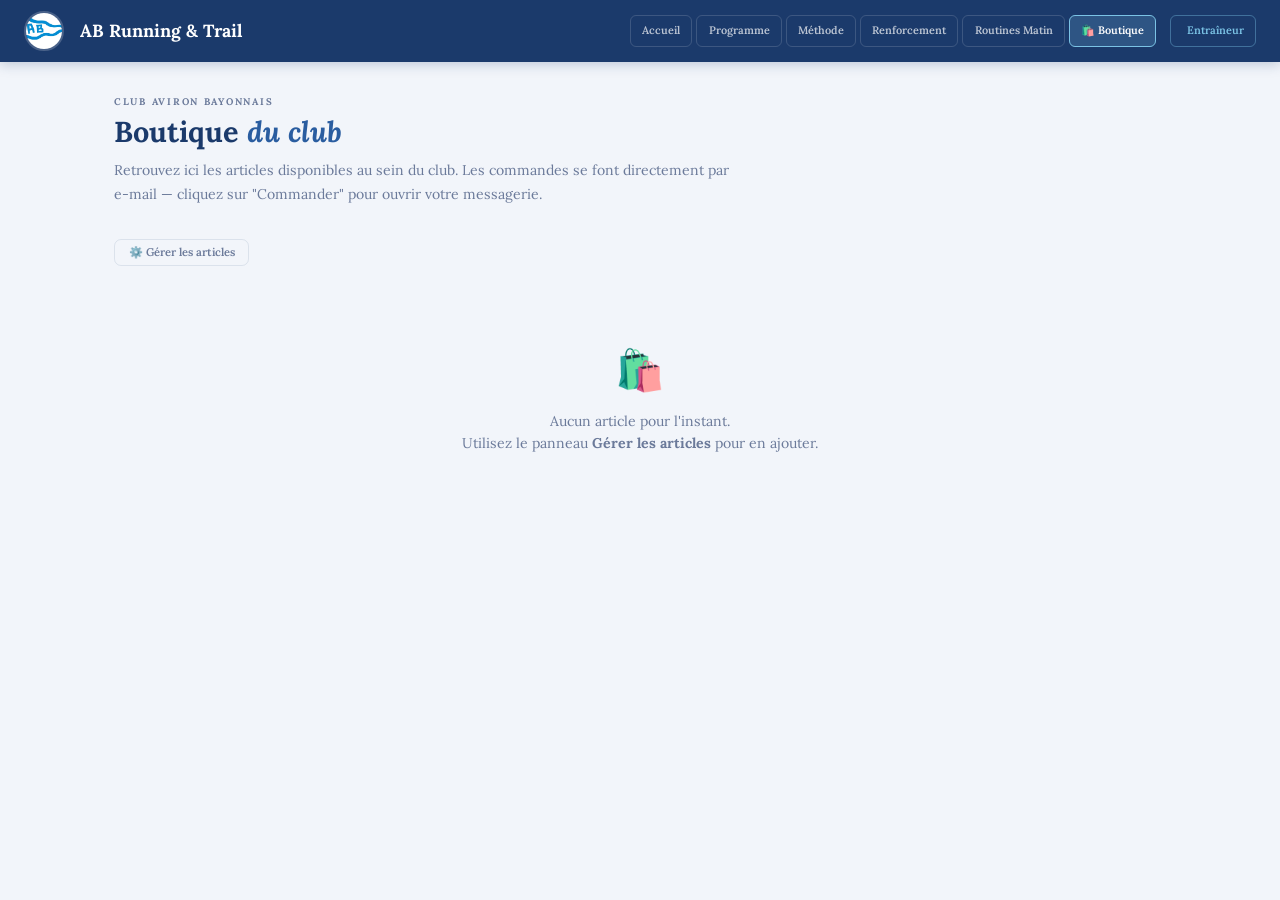
<file: boutique.html>
<!-- MAJ 31/05/26 -->
<!DOCTYPE html>
<html lang="fr">
<head>
<meta charset="UTF-8">
<meta name="viewport" content="width=device-width, initial-scale=1.0">
<title>AB Running & Trail — Boutique</title>
<link rel="preconnect" href="https://fonts.googleapis.com">
<link href="https://fonts.googleapis.com/css2?family=Lora:ital,wght@0,400;0,500;0,600;0,700;0,800;1,400;1,600&display=swap" rel="stylesheet">
<link rel="stylesheet" href="style.css">
<style>
  .boutique-intro { max-width: 620px; margin-bottom: 2rem; }

  /* Grille produits */
  .products-grid {
    display: grid;
    grid-template-columns: repeat(auto-fill, minmax(240px, 1fr));
    gap: 1.5rem;
    margin-bottom: 3rem;
  }

  .product-card {
    background: var(--surface);
    border: 1px solid var(--border);
    border-radius: 12px;
    overflow: hidden;
    transition: box-shadow .15s, transform .15s;
    position: relative;
  }
  .product-card:hover {
    box-shadow: 0 6px 20px rgba(27,58,107,.12);
    transform: translateY(-2px);
  }

  .product-photo {
    width: 100%;
    aspect-ratio: 4/3;
    object-fit: cover;
    background: var(--surface2);
    display: block;
  }
  .product-photo-placeholder {
    width: 100%;
    aspect-ratio: 4/3;
    background: var(--surface2);
    display: flex;
    align-items: center;
    justify-content: center;
    font-size: 2.5rem;
    color: var(--border);
  }

  .product-body {
    padding: 1rem;
  }
  .product-name {
    font-size: .95rem;
    font-weight: 700;
    color: var(--navy);
    margin-bottom: .35rem;
  }
  .product-desc {
    font-size: .78rem;
    color: var(--muted);
    line-height: 1.6;
    margin-bottom: .75rem;
  }
  .product-footer {
    display: flex;
    align-items: center;
    justify-content: space-between;
    padding: .75rem 1rem;
    border-top: 1px solid var(--border);
    background: var(--surface2);
  }
  .product-price {
    font-size: 1.05rem;
    font-weight: 800;
    color: var(--navy);
  }
  .btn-order {
    font-family: 'Lora', serif;
    font-size: .68rem;
    font-weight: 700;
    padding: .35rem .8rem;
    border-radius: 7px;
    border: 1px solid var(--blue);
    color: var(--blue);
    background: transparent;
    cursor: pointer;
    text-decoration: none;
    transition: .12s;
    display: inline-block;
  }
  .btn-order:hover {
    background: var(--blue);
    color: #fff;
  }

  /* Bouton supprimer sur carte */
  .btn-delete-card {
    position: absolute;
    top: 8px;
    right: 8px;
    background: rgba(255,255,255,.9);
    border: 1px solid rgba(192,64,64,.25);
    color: var(--rouge);
    border-radius: 6px;
    font-size: .65rem;
    font-weight: 700;
    padding: 3px 8px;
    cursor: pointer;
    display: none;
    transition: .12s;
    font-family: 'Lora', serif;
  }
  .product-card:hover .btn-delete-card { display: block; }
  .btn-delete-card:hover { background: var(--rouge); color: #fff; }

  /* État vide */
  .empty-state {
    grid-column: 1 / -1;
    text-align: center;
    padding: 3rem 1rem;
    color: var(--muted);
  }
  .empty-state .icon { font-size: 2.5rem; margin-bottom: .5rem; }
  .empty-state p { font-size: .88rem; }

  /* Panneau admin */
  .admin-toggle {
    display: flex;
    align-items: center;
    gap: .6rem;
    margin-bottom: 1.5rem;
  }
  .admin-toggle button {
    font-family: 'Lora', serif;
    font-size: .7rem;
    font-weight: 600;
    padding: .35rem .85rem;
    border-radius: 7px;
    border: 1px solid var(--border);
    color: var(--muted);
    background: transparent;
    cursor: pointer;
    transition: .12s;
  }
  .admin-toggle button:hover { border-color: var(--light); color: var(--navy); }
  .admin-toggle button.open { background: rgba(27,58,107,.07); border-color: var(--blue); color: var(--navy); }

  .admin-panel {
    display: none;
    background: var(--surface);
    border: 1px solid var(--border);
    border-radius: 12px;
    padding: 1.5rem;
    margin-bottom: 2.5rem;
    box-shadow: 0 2px 10px rgba(27,58,107,.06);
  }
  .admin-panel.open { display: block; }

  .admin-panel h3 {
    font-size: .6rem;
    font-weight: 700;
    text-transform: uppercase;
    letter-spacing: .12em;
    color: var(--muted);
    border-left: 3px solid var(--blue);
    padding-left: 8px;
    margin-bottom: 1.2rem;
  }

  .form-grid {
    display: grid;
    grid-template-columns: 1fr 1fr;
    gap: 1rem;
  }
  .form-grid .full { grid-column: 1 / -1; }

  .f-group { display: flex; flex-direction: column; gap: 5px; }
  .f-group label {
    font-size: .58rem;
    font-weight: 700;
    text-transform: uppercase;
    letter-spacing: .1em;
    color: var(--muted);
  }
  .f-control {
    font-family: 'Lora', serif;
    font-size: .85rem;
    color: var(--text);
    background: var(--surface2);
    border: 1px solid var(--border);
    border-radius: 7px;
    padding: .5rem .75rem;
    transition: .12s;
    width: 100%;
  }
  .f-control:focus {
    outline: none;
    border-color: var(--blue);
    box-shadow: 0 0 0 2px rgba(42,93,160,.12);
  }
  textarea.f-control { resize: vertical; min-height: 80px; }

  /* Prévisualisation photo */
  .photo-preview-wrap {
    border: 1px dashed var(--border);
    border-radius: 8px;
    overflow: hidden;
    background: var(--surface2);
    aspect-ratio: 4/3;
    display: flex;
    align-items: center;
    justify-content: center;
    margin-top: 6px;
  }
  .photo-preview-wrap img {
    width: 100%;
    height: 100%;
    object-fit: cover;
  }
  .photo-preview-placeholder { font-size: 2rem; color: var(--border); }

  .form-actions { margin-top: 1.2rem; display: flex; gap: .6rem; align-items: center; }
  .btn-add {
    font-family: 'Lora', serif;
    font-size: .7rem;
    font-weight: 700;
    padding: .5rem 1.2rem;
    border-radius: 7px;
    border: none;
    background: var(--navy);
    color: #fff;
    cursor: pointer;
    transition: .12s;
  }
  .btn-add:hover { background: var(--blue); }
  .btn-reset {
    font-family: 'Lora', serif;
    font-size: .7rem;
    font-weight: 600;
    padding: .5rem .9rem;
    border-radius: 7px;
    border: 1px solid var(--border);
    background: transparent;
    color: var(--muted);
    cursor: pointer;
    transition: .12s;
  }
  .btn-reset:hover { color: var(--navy); }

  /* Toast */
  .toast {
    position: fixed;
    bottom: 20px;
    left: 50%;
    transform: translateX(-50%) translateY(100px);
    background: var(--navy);
    color: #fff;
    padding: 10px 22px;
    border-radius: 8px;
    font-family: 'Lora', serif;
    font-size: .82rem;
    font-weight: 600;
    z-index: 1000;
    box-shadow: 0 8px 20px rgba(27,58,107,.3);
    transition: transform .3s cubic-bezier(.175,.885,.32,1.275);
    pointer-events: none;
  }
  .toast.show { transform: translateX(-50%) translateY(0); }

  @media (max-width: 600px) {
    .form-grid { grid-template-columns: 1fr; }
    .products-grid { grid-template-columns: 1fr 1fr; gap: 1rem; }
  }
  @media (max-width: 400px) {
    .products-grid { grid-template-columns: 1fr; }
  }
</style>
</head>
<body>

<header>
  <img src="logo_ab.avif" alt="AB" class="logo">
  <span class="site-name">AB Running & Trail</span>
  <nav>
    <a href="index.html">Accueil</a>
    <a href="programme.html">Programme</a>
    <a href="philosophie.html">Méthode</a>
    <a href="renforcement.html">Renforcement</a>
    <a href="routines.html">Routines Matin</a>
    <a class="active" href="boutique.html">🛍️ Boutique</a>
    <a href="admin.html" class="nav-coach">Entraîneur</a>
  </nav>
</header>

<div class="page">
  <div class="sec-eye">Club Aviron Bayonnais</div>
  <div class="sec-title">Boutique <em>du club</em></div>
  <p class="sec-intro boutique-intro">
    Retrouvez ici les articles disponibles au sein du club. Les commandes se font directement par e-mail — cliquez sur "Commander" pour ouvrir votre messagerie.
  </p>

  <!-- Bouton admin -->
  <div class="admin-toggle">
    <button id="btnToggleAdmin" onclick="toggleAdmin()">⚙️ Gérer les articles</button>
  </div>

  <!-- Panneau admin -->
  <div class="admin-panel" id="adminPanel">
    <h3>Ajouter un article</h3>
    <div class="form-grid">
      <div class="f-group">
        <label for="artName">Nom de l'article *</label>
        <input type="text" id="artName" class="f-control" placeholder="ex: Maillot AB Running 2026">
      </div>
      <div class="f-group">
        <label for="artPrice">Prix (€) *</label>
        <input type="number" id="artPrice" class="f-control" placeholder="ex: 25" min="0" step="0.01">
      </div>
      <div class="f-group full">
        <label for="artDesc">Description</label>
        <textarea id="artDesc" class="f-control" placeholder="Tailles disponibles, matière, couleurs..."></textarea>
      </div>
      <div class="f-group full">
        <label>Photo</label>
        <div style="display:grid; grid-template-columns:1fr auto; gap:.75rem; align-items:start;">
          <div>
            <input type="url" id="artPhotoUrl" class="f-control" placeholder="URL d'une image (https://...)" oninput="previewFromUrl(this.value)" style="margin-bottom:.5rem;">
            <div style="text-align:center; font-size:.65rem; color:var(--muted); margin:.3rem 0;">— ou —</div>
            <label style="display:block; text-align:center; padding:.4rem; border:1px dashed var(--border); border-radius:7px; cursor:pointer; font-size:.75rem; color:var(--muted);">
              📁 Choisir un fichier
              <input type="file" id="artPhotoFile" accept="image/*" style="display:none" onchange="previewFromFile(this)">
            </label>
          </div>
          <div class="photo-preview-wrap" id="photoPreview" style="width:120px;">
            <span class="photo-preview-placeholder">🖼️</span>
          </div>
        </div>
      </div>
    </div>
    <div class="form-actions">
      <button class="btn-add" onclick="addArticle()">Ajouter l'article</button>
      <button class="btn-reset" onclick="resetForm()">Réinitialiser</button>
    </div>
  </div>

  <!-- Grille produits -->
  <div class="products-grid" id="productsGrid"></div>
</div>

<div class="toast" id="toast"></div>

<!-- Données embarquées -->
<script id="boutique-data" type="application/json">
[]
</script>

<script>
  const MAIL = 'contact@ab-running.fr';
  let articles = [];
  let pendingPhoto = '';

  // ── Init ──────────────────────────────────────────
  window.onload = function () {
    const local = localStorage.getItem('ab_boutique_articles');
    const embedded = document.getElementById('boutique-data').textContent.trim();

    let parsed = [];
    try { parsed = JSON.parse(embedded || '[]'); } catch(e) {}

    if (local) {
      try { articles = JSON.parse(local); } catch(e) { articles = parsed; }
    } else {
      articles = parsed;
    }
    render();
  };

  // ── Rendu ─────────────────────────────────────────
  function render() {
    const grid = document.getElementById('productsGrid');
    grid.innerHTML = '';

    if (articles.length === 0) {
      grid.innerHTML = `
        <div class="empty-state">
          <div class="icon">🛍️</div>
          <p>Aucun article pour l'instant.<br>Utilisez le panneau <strong>Gérer les articles</strong> pour en ajouter.</p>
        </div>`;
      return;
    }

    articles.forEach((art, idx) => {
      const photoHtml = art.photo
        ? `<img src="${art.photo}" alt="${art.name}" class="product-photo" onerror="this.outerHTML='<div class=\\'product-photo-placeholder\\'>🛍️</div>'">`
        : `<div class="product-photo-placeholder">🛍️</div>`;

      const priceStr = parseFloat(art.price).toLocaleString('fr-FR', { minimumFractionDigits: 2, maximumFractionDigits: 2 }) + ' €';
      const subject = encodeURIComponent('Commande — ' + art.name);
      const body = encodeURIComponent('Bonjour,\n\nJe souhaite commander l\'article suivant :\n\n' + art.name + ' — ' + priceStr + '\n\nMerci de me recontacter pour confirmer la commande.\n\nCordialement,');
      const mailHref = `mailto:${MAIL}?subject=${subject}&body=${body}`;

      const card = document.createElement('div');
      card.className = 'product-card';
      card.innerHTML = `
        ${photoHtml}
        <button class="btn-delete-card" onclick="deleteArticle(${idx})" title="Supprimer cet article">✕ Supprimer</button>
        <div class="product-body">
          <div class="product-name">${art.name}</div>
          ${art.desc ? `<div class="product-desc">${art.desc}</div>` : ''}
        </div>
        <div class="product-footer">
          <span class="product-price">${priceStr}</span>
          <a class="btn-order" href="${mailHref}">Commander</a>
        </div>
      `;
      grid.appendChild(card);
    });
  }

  // ── Admin toggle ──────────────────────────────────
  function toggleAdmin() {
    const panel = document.getElementById('adminPanel');
    const btn = document.getElementById('btnToggleAdmin');
    const isOpen = panel.classList.toggle('open');
    btn.classList.toggle('open', isOpen);
    btn.textContent = isOpen ? '✕ Fermer' : '⚙️ Gérer les articles';
  }

  // ── Photo preview ─────────────────────────────────
  function previewFromUrl(url) {
    pendingPhoto = url;
    updatePreview(url);
  }

  function previewFromFile(input) {
    if (!input.files || !input.files[0]) return;
    const reader = new FileReader();
    reader.onload = function(e) {
      pendingPhoto = e.target.result;
      updatePreview(e.target.result);
    };
    reader.readAsDataURL(input.files[0]);
  }

  function updatePreview(src) {
    const wrap = document.getElementById('photoPreview');
    if (src) {
      wrap.innerHTML = `<img src="${src}" alt="preview" style="width:100%;height:100%;object-fit:cover;">`;
    } else {
      wrap.innerHTML = '<span class="photo-preview-placeholder">🖼️</span>';
    }
  }

  // ── Ajouter ───────────────────────────────────────
  function addArticle() {
    const name = document.getElementById('artName').value.trim();
    const price = document.getElementById('artPrice').value.trim();

    if (!name || !price) {
      showToast('Le nom et le prix sont obligatoires.');
      return;
    }

    articles.push({
      name,
      desc: document.getElementById('artDesc').value.trim(),
      price: parseFloat(price),
      photo: pendingPhoto || ''
    });

    save();
    render();
    resetForm();
    showToast('Article ajouté !');
  }

  // ── Supprimer ─────────────────────────────────────
  function deleteArticle(idx) {
    if (!confirm('Supprimer cet article ?')) return;
    articles.splice(idx, 1);
    save();
    render();
    showToast('Article supprimé.');
  }

  // ── Reset form ────────────────────────────────────
  function resetForm() {
    document.getElementById('artName').value = '';
    document.getElementById('artDesc').value = '';
    document.getElementById('artPrice').value = '';
    document.getElementById('artPhotoUrl').value = '';
    document.getElementById('artPhotoFile').value = '';
    pendingPhoto = '';
    updatePreview('');
  }

  // ── Persistance ───────────────────────────────────
  function save() {
    localStorage.setItem('ab_boutique_articles', JSON.stringify(articles));
    // Met aussi à jour le tag embarqué pour l'export éventuel
    const tag = document.getElementById('boutique-data');
    tag.textContent = '\n' + JSON.stringify(articles, null, 2) + '\n';
  }

  // ── Toast ─────────────────────────────────────────
  function showToast(msg) {
    const t = document.getElementById('toast');
    t.textContent = msg;
    t.classList.add('show');
    setTimeout(() => t.classList.remove('show'), 2800);
  }
</script>
</body>
</html>
</file>
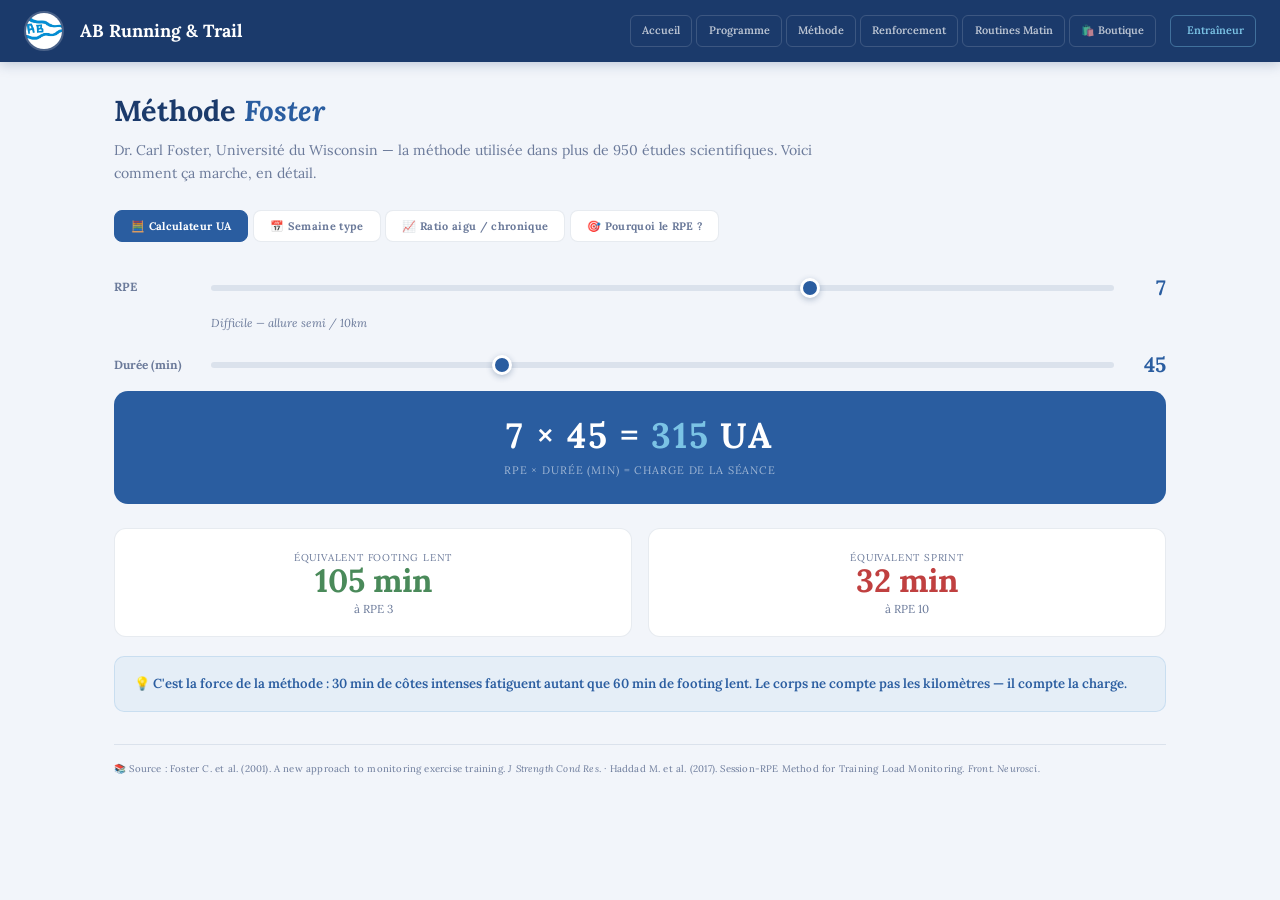
<file: foster.html>
﻿<!-- MAJ 31/05/26 -->
<!DOCTYPE html>
<html lang="fr">
<head>
<meta charset="UTF-8">
<meta name="viewport" content="width=device-width, initial-scale=1.0">
<title>AB Running & Trail — Méthode Foster</title>
<link rel="preconnect" href="https://fonts.googleapis.com">
<link href="https://fonts.googleapis.com/css2?family=Lora:ital,wght@0,400;0,500;0,600;0,700;0,800;1,400;1,600&display=swap" rel="stylesheet">
<link rel="stylesheet" href="style.css">
</head>
<body>

<header>
  <img src="logo_ab.avif" alt="AB" class="logo">
  <span class="site-name">AB Running & Trail</span>
  <nav>
    <a href="index.html">Accueil</a>
    <a href="programme.html">Programme</a>
    <a href="philosophie.html">Méthode</a>
    <a href="renforcement.html">Renforcement</a>
    <a href="routines.html">Routines Matin</a>
    <a href="boutique.html">🛍️ Boutique</a>
    <a href="admin.html" class="nav-coach">Entraîneur</a>
  </nav>
</header>

<div class="page" id="foster">
    <div class="sec-title">Méthode <em>Foster</em></div>
  <p class="sec-intro">Dr. Carl Foster, Université du Wisconsin — la méthode utilisée dans plus de 950 études scientifiques. Voici comment ça marche, en détail.</p>

  <div class="foster-tabs">
    <button class="foster-tab active" onclick="fosterTab('calc',this)">🧮 Calculateur UA</button>
    <button class="foster-tab" onclick="fosterTab('week',this)">📅 Semaine type</button>
    <button class="foster-tab" onclick="fosterTab('acwr',this)">📈 Ratio aigu / chronique</button>
    <button class="foster-tab" onclick="fosterTab('why',this)">🎯 Pourquoi le RPE ?</button>
  </div>

  <!-- ═══ ONGLET 1 : CALCULATEUR ═══ -->
  <div class="foster-panel active" id="fp-calc">

    <div class="foster-slider-row">
      <span class="foster-slider-label">RPE</span>
      <input type="range" min="1" max="10" value="7" step="1" class="foster-slider" id="f-rpe-slider" oninput="fosterCalc()">
      <span class="foster-slider-val" id="f-rpe-v">7</span>
    </div>
    <div class="foster-zone-label" id="f-rpe-zone">Difficile — allure semi / 10km</div>

    <div class="foster-slider-row">
      <span class="foster-slider-label">Durée (min)</span>
      <input type="range" min="10" max="120" value="45" step="5" class="foster-slider" id="f-dur-slider" oninput="fosterCalc()">
      <span class="foster-slider-val" id="f-dur-v">45</span>
    </div>

    <div class="foster-formula">
      <div class="foster-formula-main"><span id="fc-rpe">7</span> × <span id="fc-dur">45</span> = <span class="foster-highlight" id="fc-ua">315</span> UA</div>
      <div class="foster-formula-sub">RPE × DURÉE (MIN) = CHARGE DE LA SÉANCE</div>
    </div>

    <div class="foster-equiv-grid">
      <div class="foster-equiv">
        <div class="foster-equiv-label">Équivalent footing lent</div>
        <div class="foster-equiv-val" id="fc-easy" style="color:var(--mousse)">105 min</div>
        <div class="foster-equiv-note">à RPE 3</div>
      </div>
      <div class="foster-equiv">
        <div class="foster-equiv-label">Équivalent sprint</div>
        <div class="foster-equiv-val" id="fc-hard" style="color:var(--rouge)">32 min</div>
        <div class="foster-equiv-note">à RPE 10</div>
      </div>
    </div>

    <div class="foster-insight">
      💡 C'est la force de la méthode : 30 min de côtes intenses fatiguent autant que 60 min de footing lent. Le corps ne compte pas les kilomètres — il compte la charge.
    </div>
  </div>

  <!-- ═══ ONGLET 2 : SEMAINE TYPE ═══ -->
  <div class="foster-panel" id="fp-week">

    <p style="font-size:.84rem;color:var(--muted);line-height:1.8;margin-bottom:1.2rem">
      Exemple d'une semaine d'entraînement avec deux séances, le mardi et le jeudi. Les jours de repos (UA = 0) font baisser la <strong style="color:var(--text)">monotonie</strong> — c'est voulu. Une monotonie trop haute (> 2.0) signifie que les séances se ressemblent trop : le corps ne récupère pas.
    </p>

    <div class="foster-week" style="margin-bottom:0">
      <span></span>
      <span class="foster-day-hdr">Lun</span>
      <span class="foster-day-hdr">Mar</span>
      <span class="foster-day-hdr">Mer</span>
      <span class="foster-day-hdr">Jeu</span>
      <span class="foster-day-hdr">Ven</span>
      <span class="foster-day-hdr">Sam</span>
      <span class="foster-day-hdr">Dim</span>
      <span></span>
    </div>
    <div id="f-week-display"></div>

    <div class="foster-metrics" id="f-week-metrics"></div>
    <div id="f-week-insight"></div>

    <div class="foster-preset-btns">
      <button class="foster-preset" onclick="fosterWeek('normal')">✅ Semaine normale</button>
      <button class="foster-preset" onclick="fosterWeek('decharge')">🟢 Décharge</button>
      <button class="foster-preset" onclick="fosterWeek('overload')">🔴 Surcharge (danger)</button>
    </div>

    <div class="foster-text-block">
      <div class="foster-text-title">📐 Les 3 indicateurs du coach</div>
      <div class="foster-text-body">
        <strong style="color:var(--blue)">Charge totale</strong> — la somme des UA de la semaine. Une progression de 10-15% max par semaine est visée, avec des semaines de décharge régulières.<br><br>
        <strong style="color:var(--blue)">Monotonie</strong> — mesure la variabilité des charges sur la semaine (moyenne ÷ écart-type). Une monotonie > 2.0 = danger : les séances sont trop similaires, le corps s'use sans récupérer. C'est pour ça qu'on alterne jours de repos et jours d'effort.<br><br>
        <strong style="color:var(--blue)">Strain</strong> — charge × monotonie. Le Strain reflète la contrainte réelle sur l'organisme. Les travaux de Foster ont montré que 89% des maladies et blessures chez les athlètes s'expliquent par un pic de Strain dans les 10 jours précédents.
      </div>
    </div>
  </div>

  <!-- ═══ ONGLET 3 : ACWR ═══ -->
  <div class="foster-panel" id="fp-acwr">

    <p style="font-size:.84rem;color:var(--muted);line-height:1.8;margin-bottom:1.2rem">
      Le <strong style="color:var(--text)">ratio aigu / chronique (ACWR)</strong> compare la charge de cette semaine à la moyenne des 4 dernières. C'est l'outil qui justifie les semaines de décharge et la règle des +15% max.
    </p>

    <div class="foster-slider-row">
      <span class="foster-slider-label">Cette semaine</span>
      <input type="range" min="200" max="1200" value="750" step="50" class="foster-slider" id="f-acute-slider" oninput="fosterACWR()">
      <span class="foster-slider-val" id="f-acute-v">750</span>
    </div>
    <div class="foster-slider-row">
      <span class="foster-slider-label">Moy. 4 sem.</span>
      <input type="range" min="200" max="1200" value="700" step="50" class="foster-slider" id="f-chronic-slider" oninput="fosterACWR()">
      <span class="foster-slider-val" id="f-chronic-v">700</span>
    </div>

    <div class="foster-formula">
      <div class="foster-formula-main">ACWR = <span id="fa-acute">750</span> ÷ <span id="fa-chronic">700</span> = <span class="foster-highlight" id="fa-ratio">1.07</span></div>
      <div class="foster-formula-sub">CHARGE SEMAINE ÷ MOYENNE 4 SEMAINES</div>
    </div>

    <div style="position:relative">
      <div class="foster-acwr-bar">
        <div class="foster-acwr-zone" style="left:0;width:25%;background:rgba(122,174,224,.25)"></div>
        <div class="foster-acwr-zone" style="left:25%;width:31%;background:rgba(74,138,90,.2)"></div>
        <div class="foster-acwr-zone" style="left:56%;width:13%;background:rgba(212,137,58,.2)"></div>
        <div class="foster-acwr-zone" style="left:69%;width:31%;background:rgba(192,64,64,.2)"></div>
        <div class="foster-acwr-marker" id="f-acwr-marker" style="left:42%"></div>
      </div>
      <div class="foster-acwr-labels">
        <span>0.4</span><span>0.8</span><span>1.0</span><span>1.3</span><span>1.5</span><span>2.0</span>
      </div>
    </div>

    <div id="f-acwr-insight" class="foster-insight success" style="margin-top:1rem">
      ✅ Zone optimale : progression maîtrisée, risque de blessure faible.
    </div>

    <div class="foster-text-block">
      <div class="foster-text-title">🔑 Comment lire le ratio</div>
      <div class="foster-text-body">
        <strong style="color:var(--light)">< 0.8</strong> — Désentraînement. Vous en faites moins que d'habitude. Risque de perte de condition physique.<br>
        <strong style="color:var(--mousse)">0.8 – 1.3</strong> — Zone optimale. Le corps s'adapte, vous progressez en sécurité.<br>
        <strong style="color:#b56a10">1.3 – 1.5</strong> — Attention. L'augmentation est rapide. On surveille les signaux de fatigue.<br>
        <strong style="color:var(--rouge)">1.5+</strong> — Danger. Pic de charge brutal. Risque de blessure multiplié. C'est exactement ce qu'on évite avec les semaines de décharge.
      </div>
    </div>
  </div>

  <!-- ═══ ONGLET 4 : POURQUOI LE RPE ═══ -->
  <div class="foster-panel" id="fp-why">

    <p style="font-size:.84rem;color:var(--muted);line-height:1.8;margin-bottom:1.2rem">
      Pourquoi on ne sépare pas le groupe par la vitesse — et pourquoi le ressenti est le meilleur outil pour <strong style="color:var(--text)">tous les niveaux</strong>.
    </p>

    <div style="margin-bottom:1.5rem">
      <div class="foster-rpe-zone"><div class="foster-rpe-dot" style="background:#4a8a5a"></div><div class="foster-rpe-num">1-2</div><div class="foster-rpe-desc"><strong style="color:var(--text)">Très facile</strong> — Récupération active. "Je pourrais faire ça toute la journée."</div></div>
      <div class="foster-rpe-zone"><div class="foster-rpe-dot" style="background:#5dca85"></div><div class="foster-rpe-num">3-4</div><div class="foster-rpe-desc"><strong style="color:var(--text)">Facile</strong> — Endurance fondamentale. Conversation totalement fluide.</div></div>
      <div class="foster-rpe-zone"><div class="foster-rpe-dot" style="background:#efac27"></div><div class="foster-rpe-num">5-6</div><div class="foster-rpe-desc"><strong style="color:var(--text)">Modéré</strong> — Allure marathon. On travaille mais on gère.</div></div>
      <div class="foster-rpe-zone"><div class="foster-rpe-dot" style="background:#e07030"></div><div class="foster-rpe-num">7-8</div><div class="foster-rpe-desc"><strong style="color:var(--text)">Difficile</strong> — Allure semi / 10km. La parole est brève.</div></div>
      <div class="foster-rpe-zone"><div class="foster-rpe-dot" style="background:#c03030"></div><div class="foster-rpe-num">9-10</div><div class="foster-rpe-desc"><strong style="color:var(--text)">Très difficile</strong> — Allure 5km / sprint. On ne tient plus longtemps.</div></div>
    </div>

    <div class="foster-vs">
      <div class="foster-vs-card">
        <div class="foster-vs-speed">10 km/h</div>
        <div class="foster-vs-rpe">RPE 7/10</div>
        <div class="foster-vs-who">Coureur débutant</div>
      </div>
      <div class="foster-vs-card">
        <div class="foster-vs-speed">16 km/h</div>
        <div class="foster-vs-rpe">RPE 7/10</div>
        <div class="foster-vs-who">Coureur confirmé</div>
      </div>
    </div>

    <div class="foster-insight">
      🤝 Même effort perçu, même zone de travail, même séance. Le RPE réunit le groupe par l'intensité ressentie, pas par la vitesse. C'est ça, courir au feeling.
    </div>

    <div class="foster-text-block">
      <div class="foster-text-title">⏱ Le moment clé : 30 minutes après</div>
      <div class="foster-text-body">
        Le RPE se donne <strong style="color:var(--text)">30 minutes après la fin de la séance</strong>. Pourquoi ? Juste après l'effort, on surestime souvent à cause de la fatigue du dernier exercice. À 30 minutes, le corps a eu le temps d'intégrer la séance dans sa globalité — c'est la note la plus fiable. C'est le protocole exact validé par la recherche.
      </div>
    </div>

    <div class="foster-text-block">
      <div class="foster-text-title">🧠 Ce que le RPE capte et que la montre ne voit pas</div>
      <div class="foster-text-body">
        Stress au travail, manque de sommeil, cycle hormonal, chaleur, altitude, alimentation — <strong style="color:var(--text)">tout cela influence votre capacité du jour</strong>. Votre montre GPS et votre cardio ne le savent pas. Votre corps, oui.<br><br>
        Le RPE est le seul indicateur qui intègre <strong style="color:var(--text)">tous ces facteurs en un seul chiffre</strong>. C'est pour ça qu'il est utilisé par les équipes professionnelles dans tous les sports — du football aux sports de combat, en passant par l'athlétisme.
      </div>
    </div>

    <div class="foster-text-block">
      <div class="foster-text-title">🔬 Validé par la science</div>
      <div class="foster-text-body">
        La méthode session-RPE a été proposée par le Dr. Carl Foster de l'Université du Wisconsin-La Crosse en 2001. Depuis, plus de 950 études l'ont citée et 36 ont validé sa fiabilité — chez les hommes et les femmes, chez les enfants, les adolescents et les adultes, à tous les niveaux de pratique. Elle peut être utilisée seule pour surveiller la charge d'entraînement.
      </div>
    </div>
  </div>

  <div class="foster-source">
    📚 Source : Foster C. et al. (2001). A new approach to monitoring exercise training. <em>J Strength Cond Res</em>. · Haddad M. et al. (2017). Session-RPE Method for Training Load Monitoring. <em>Front. Neurosci.</em>
  </div>
</div>

<script src="data.js"></script>
<script src="main.js"></script>
</body>
</html>
</file>
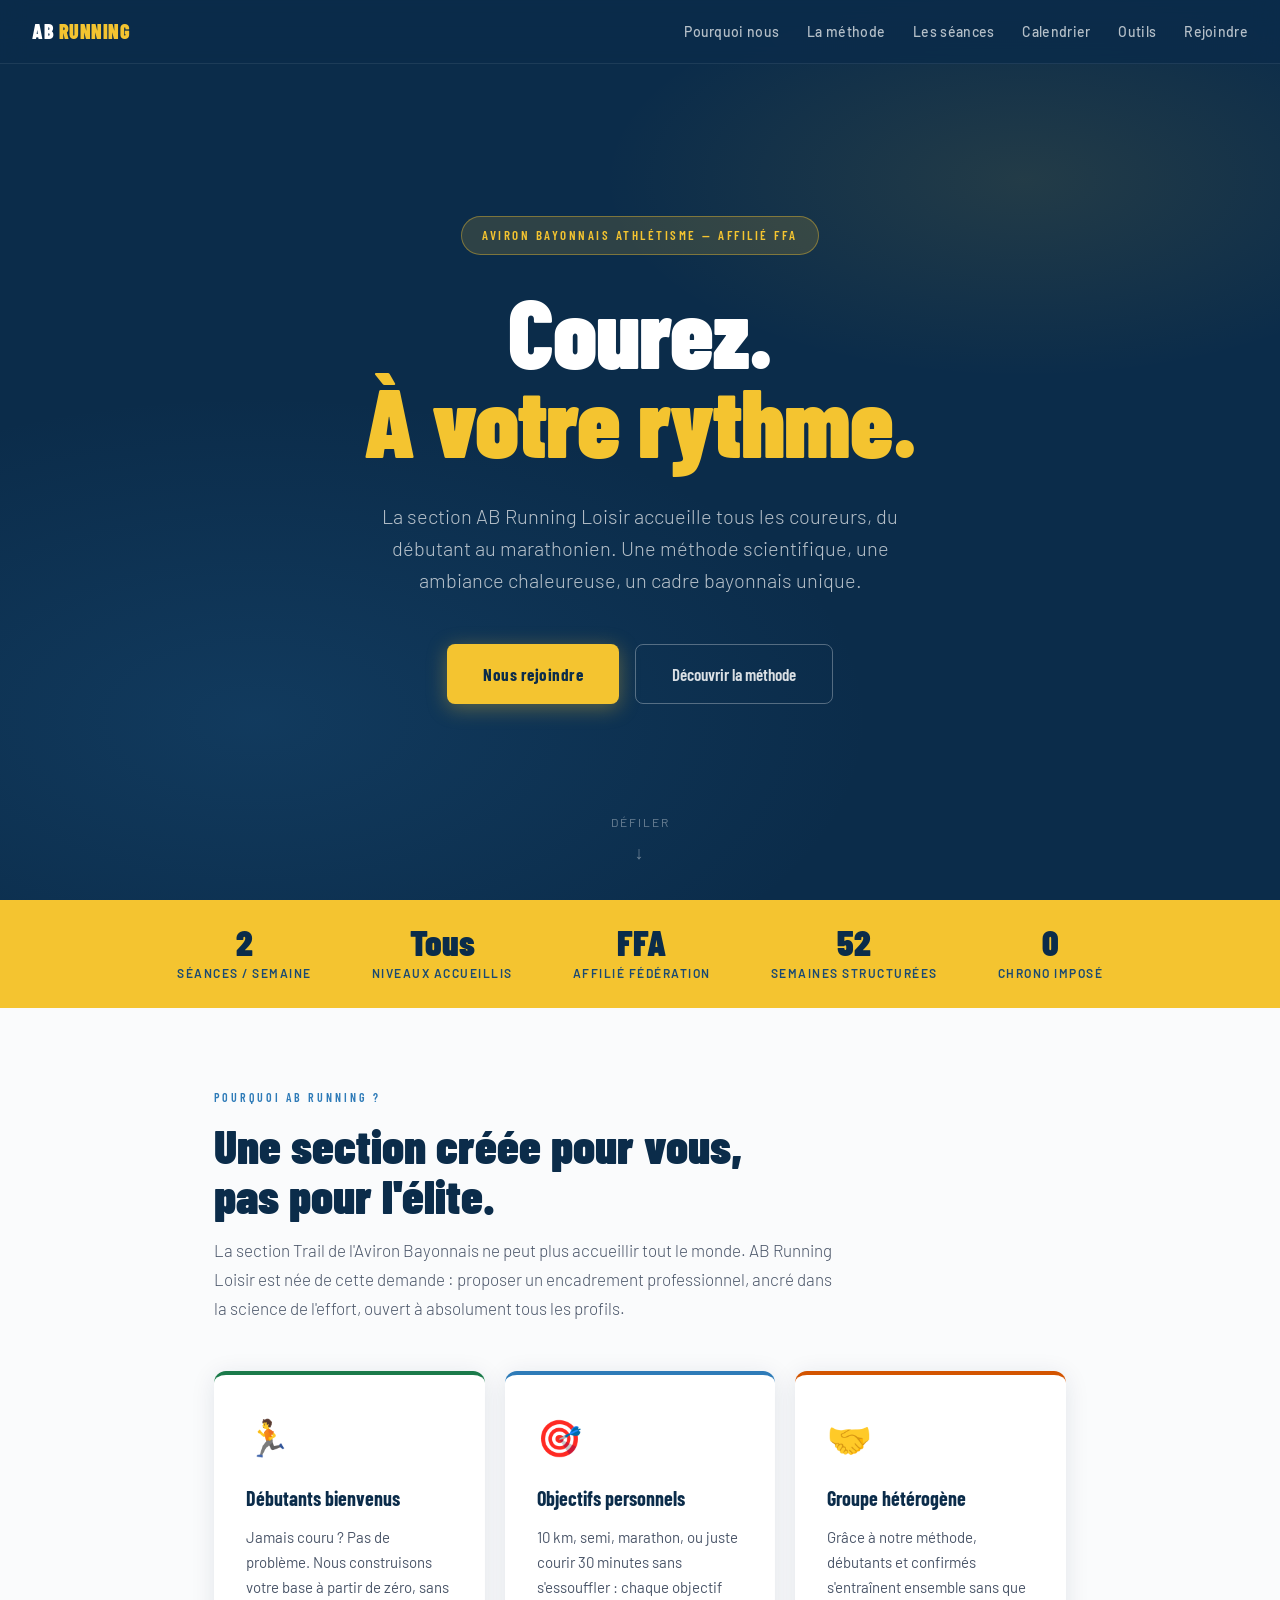
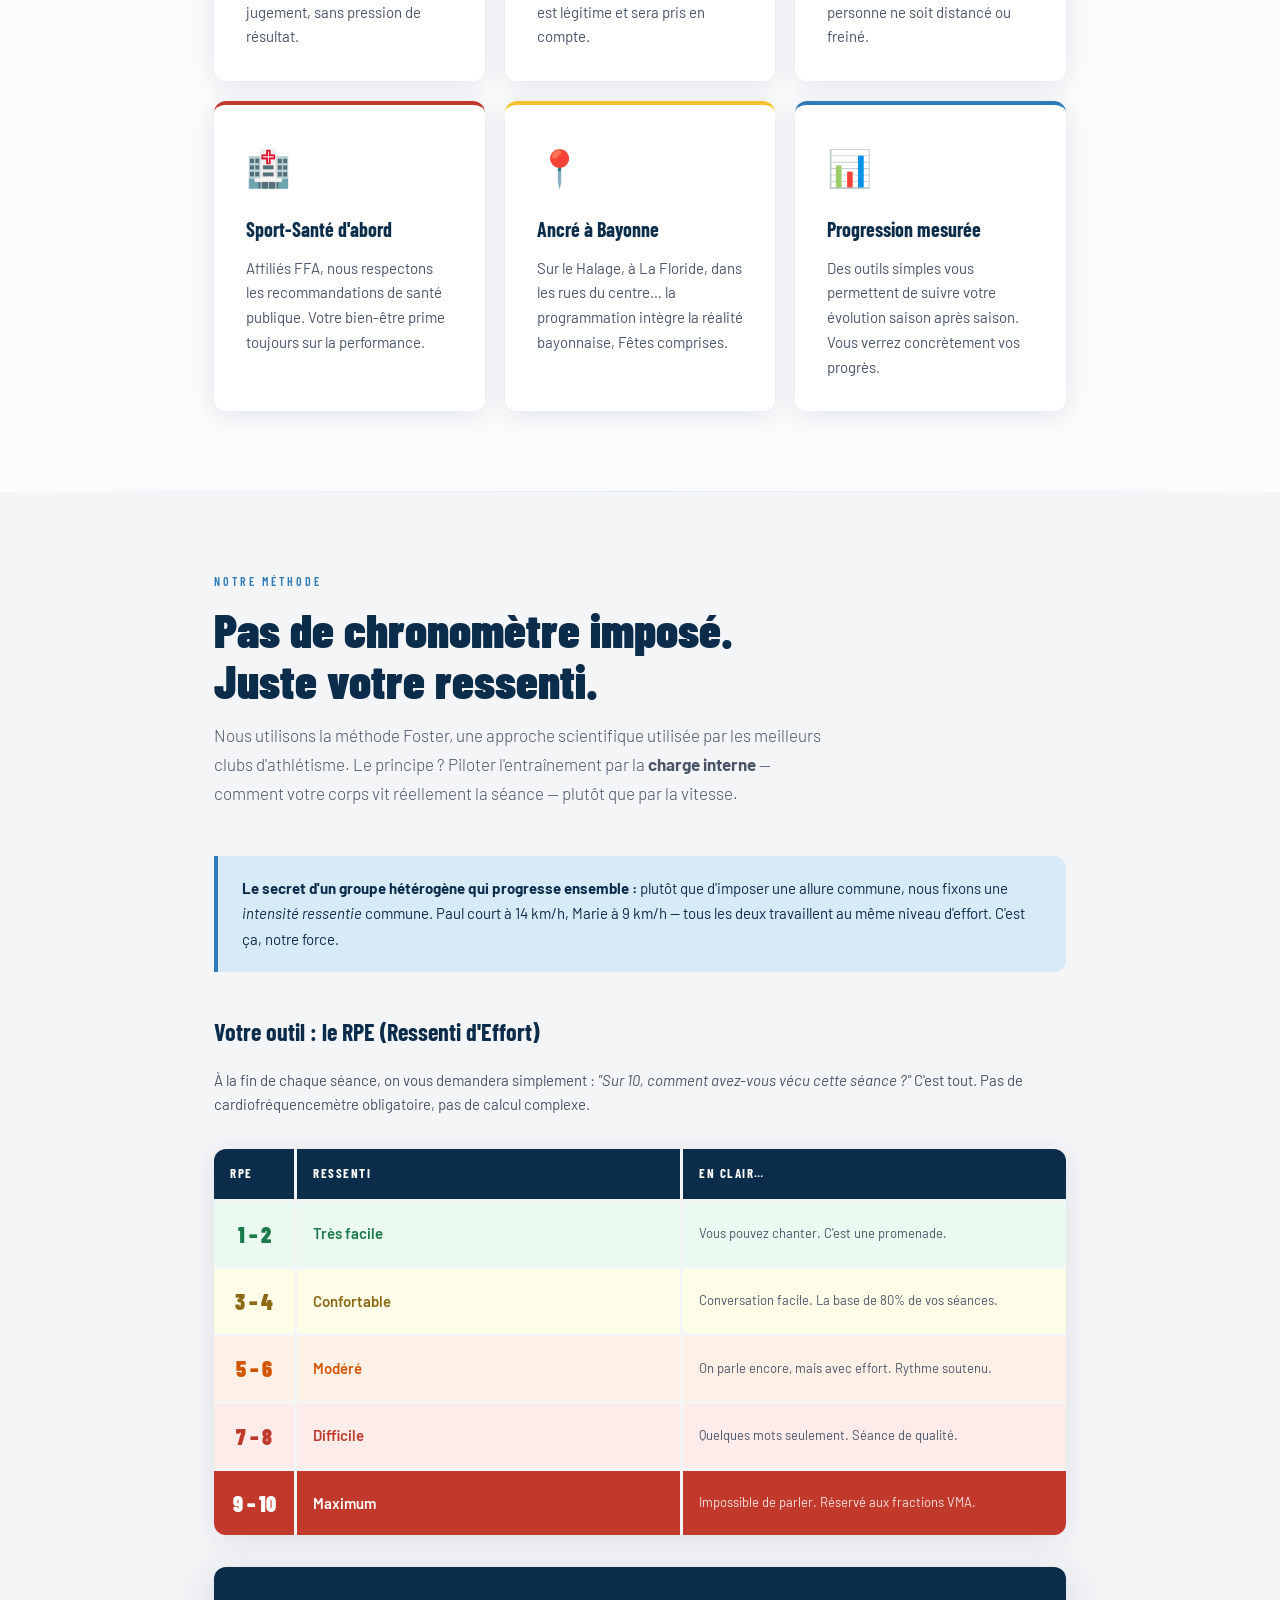
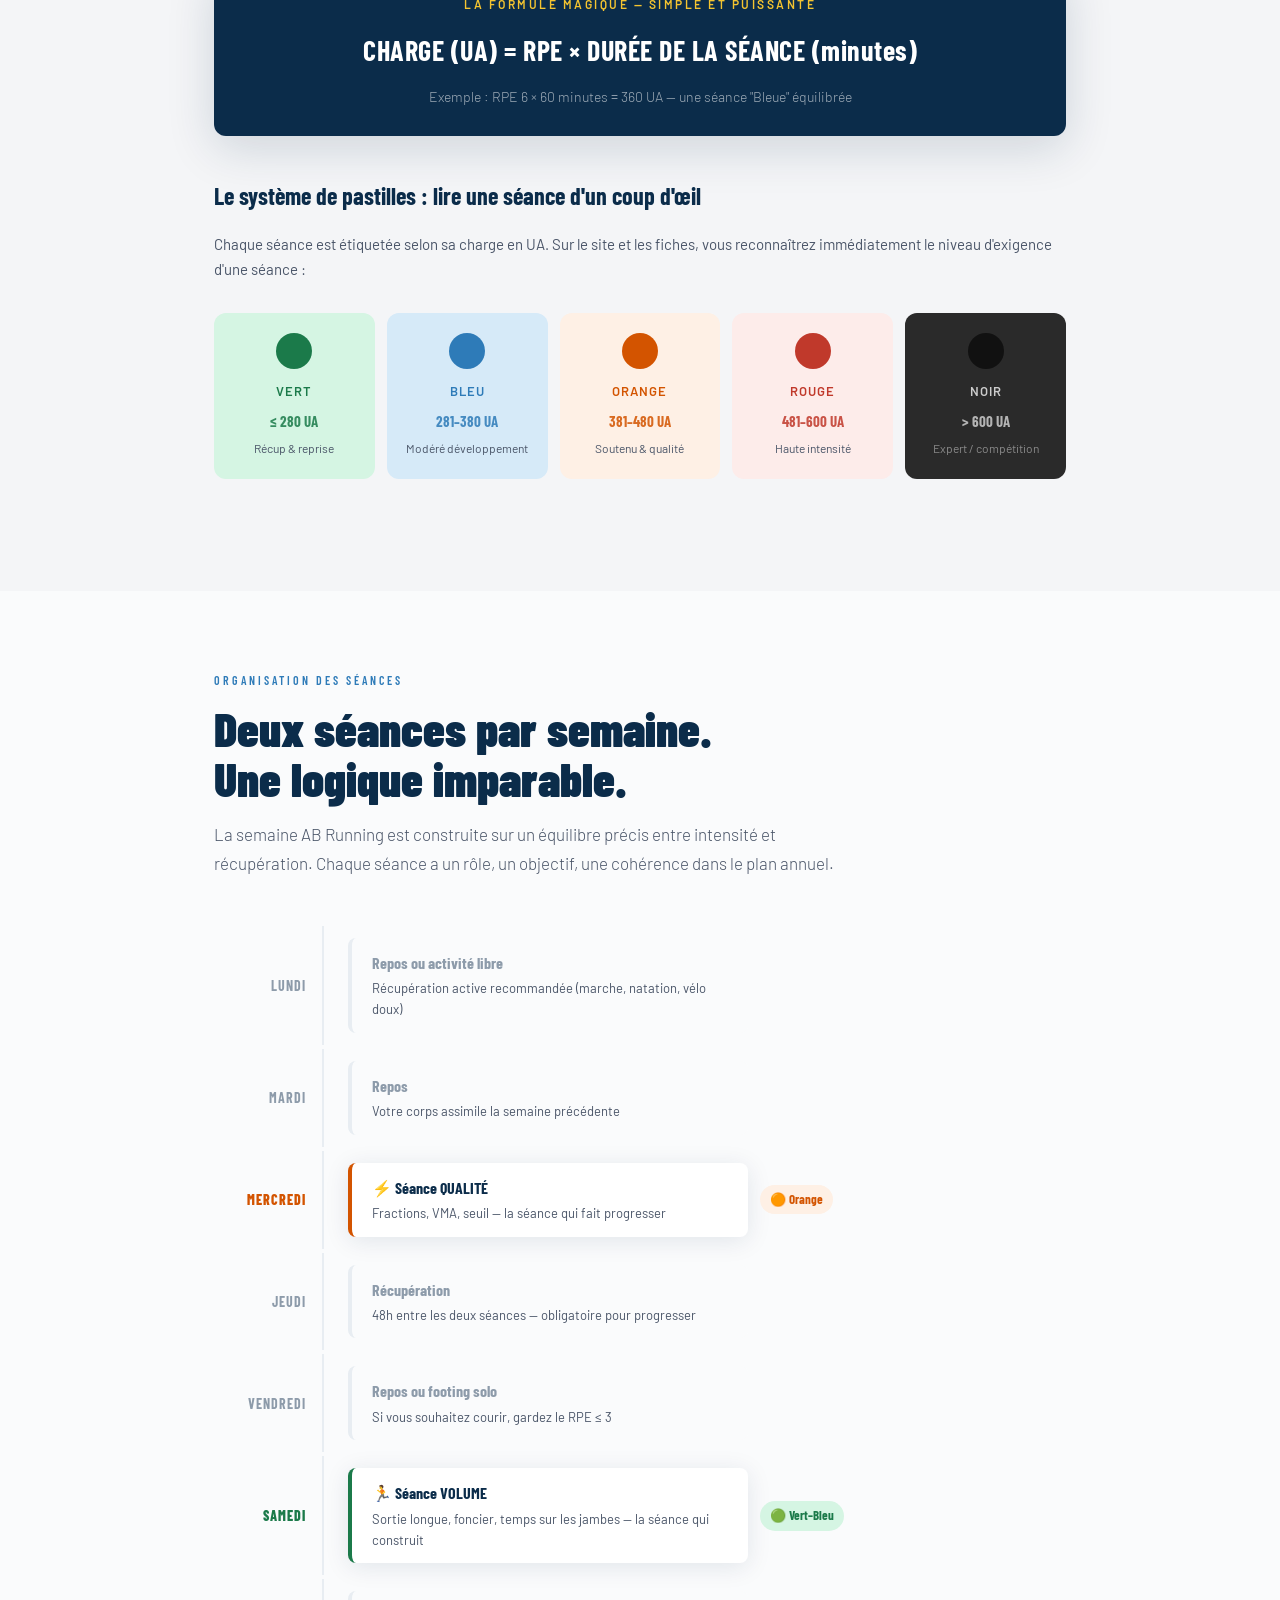
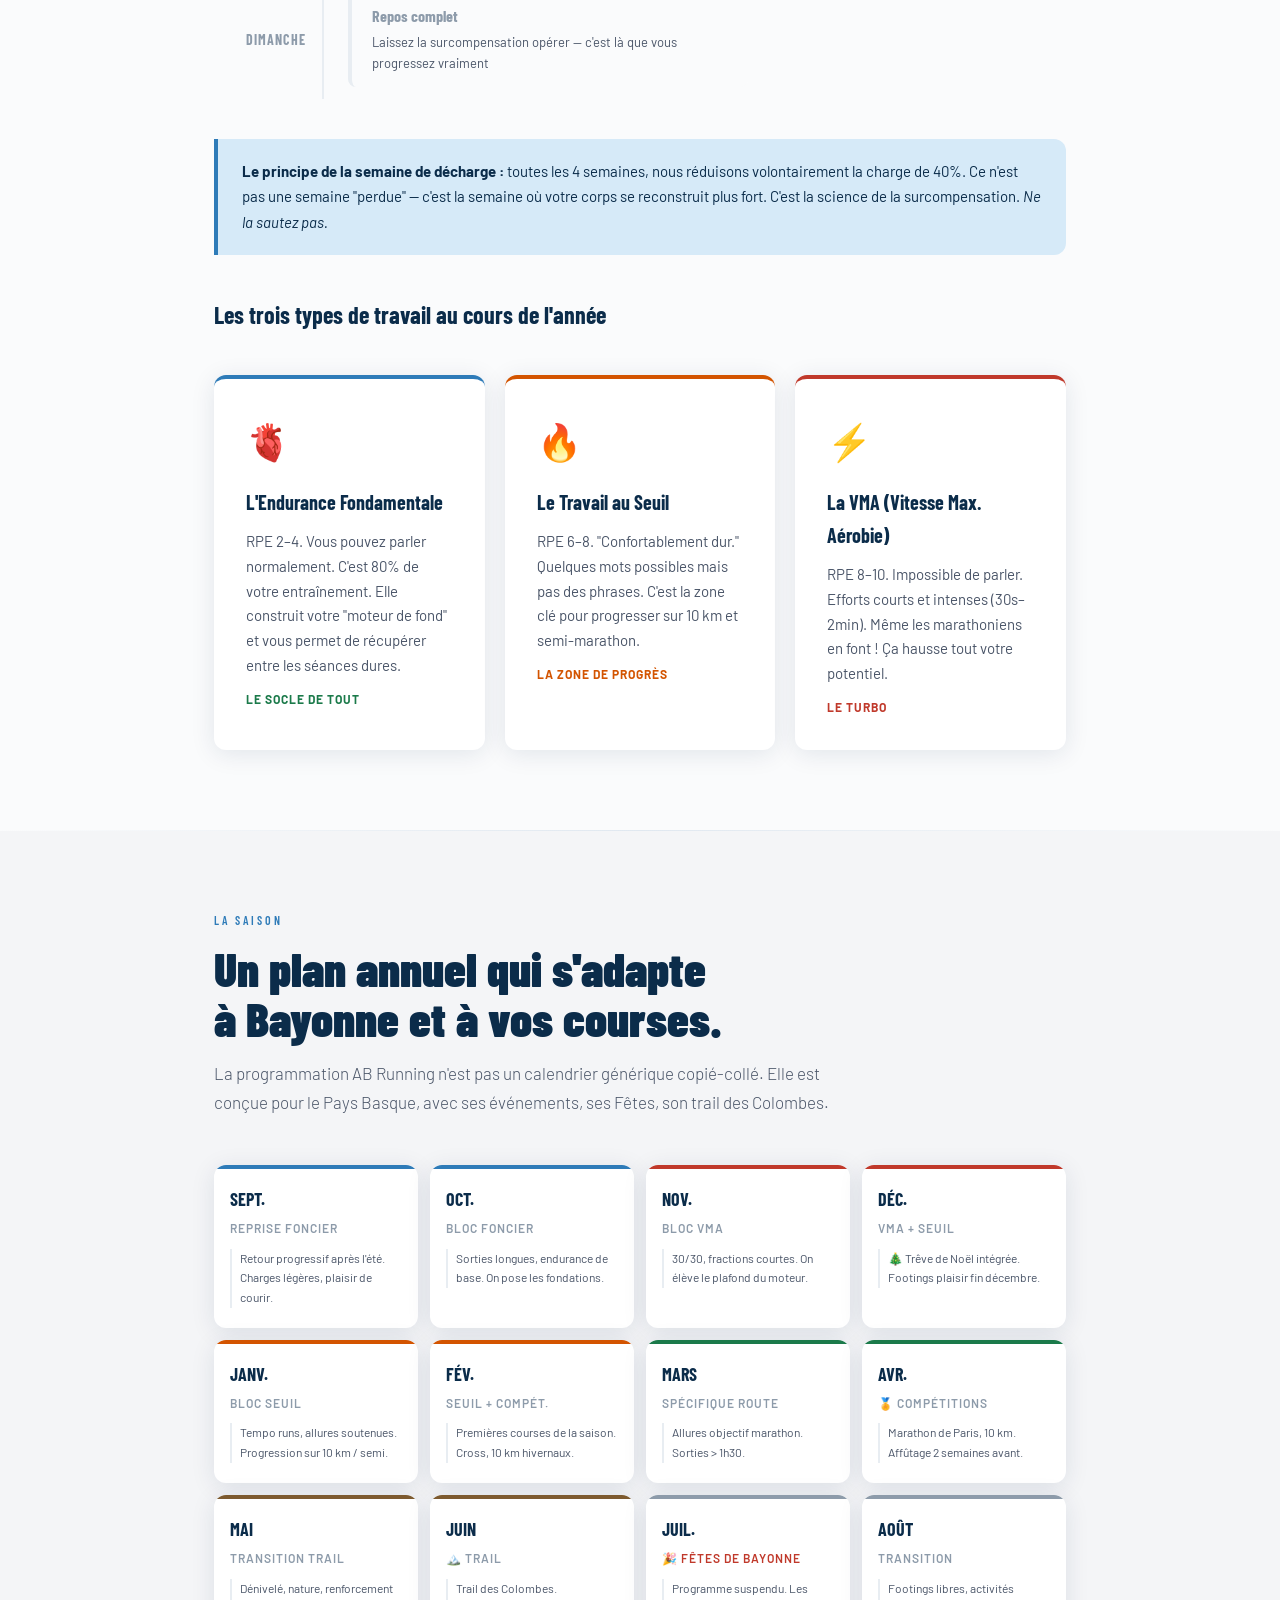
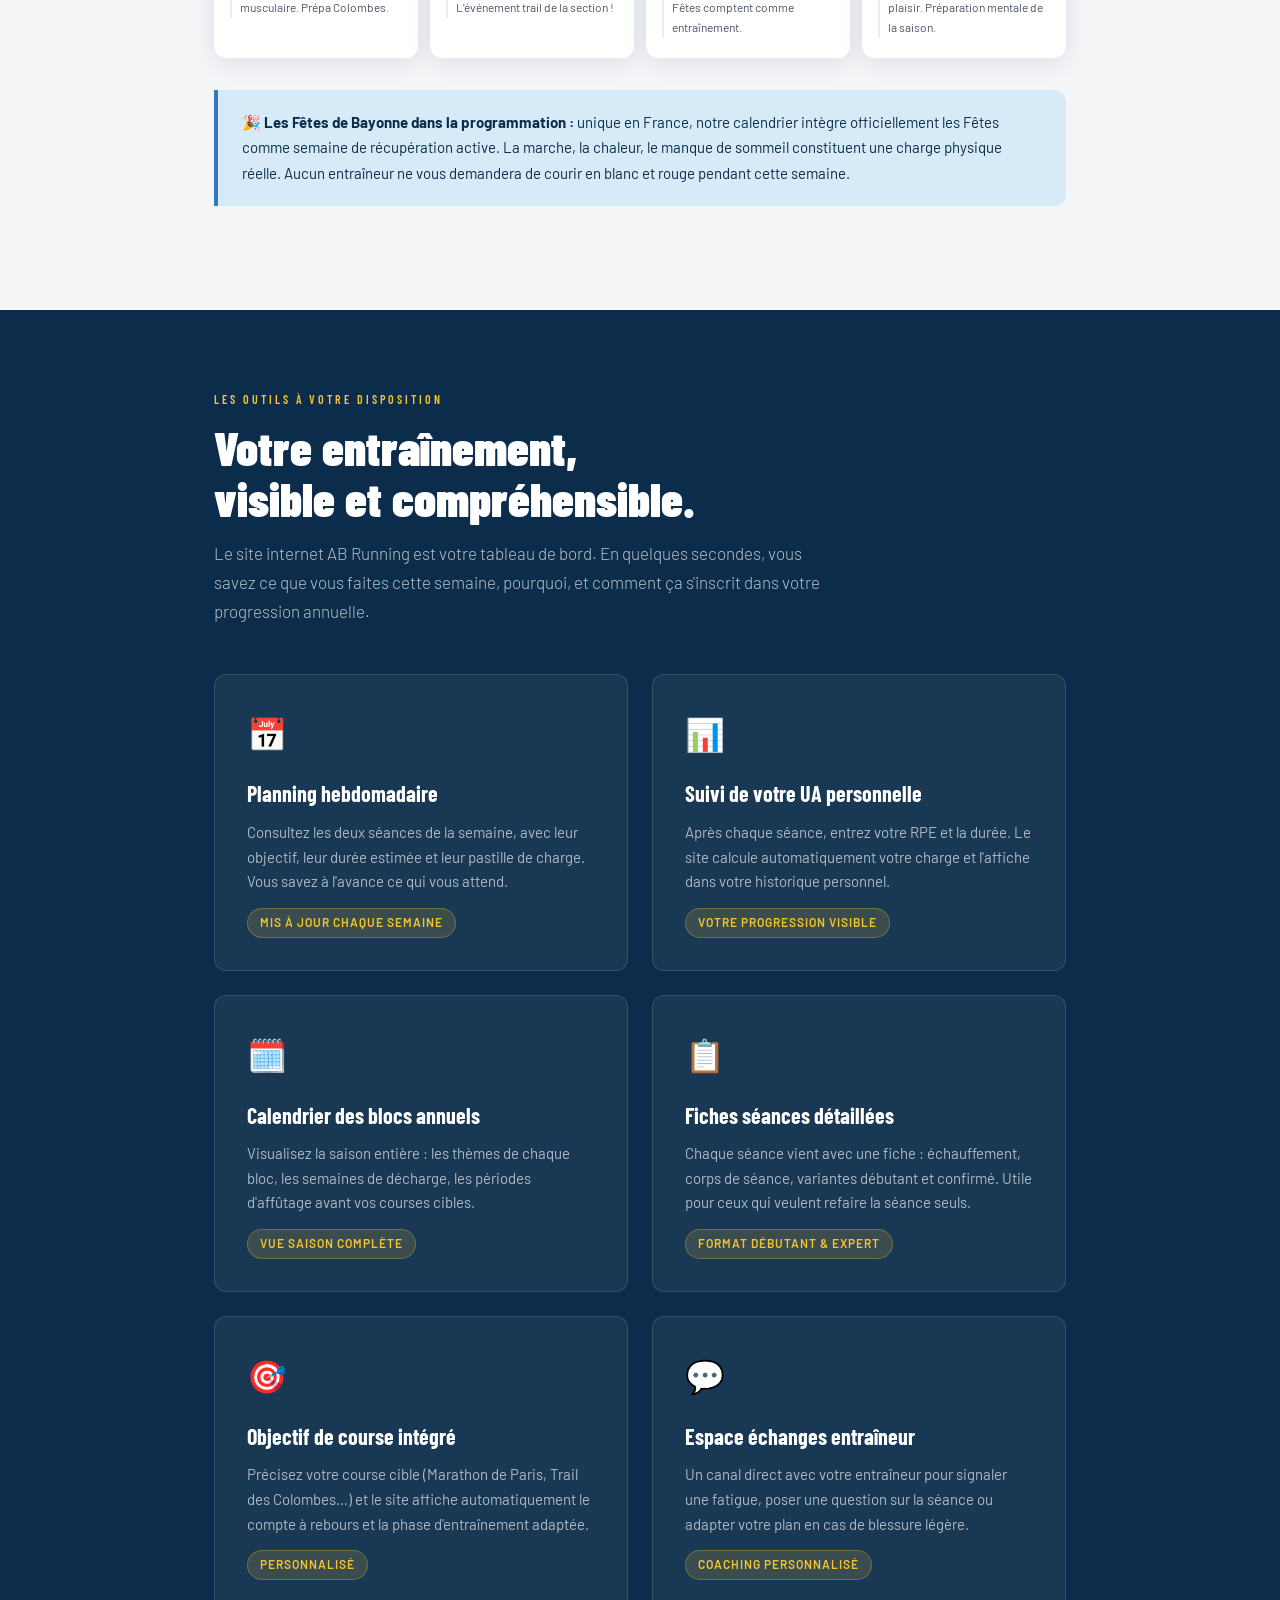
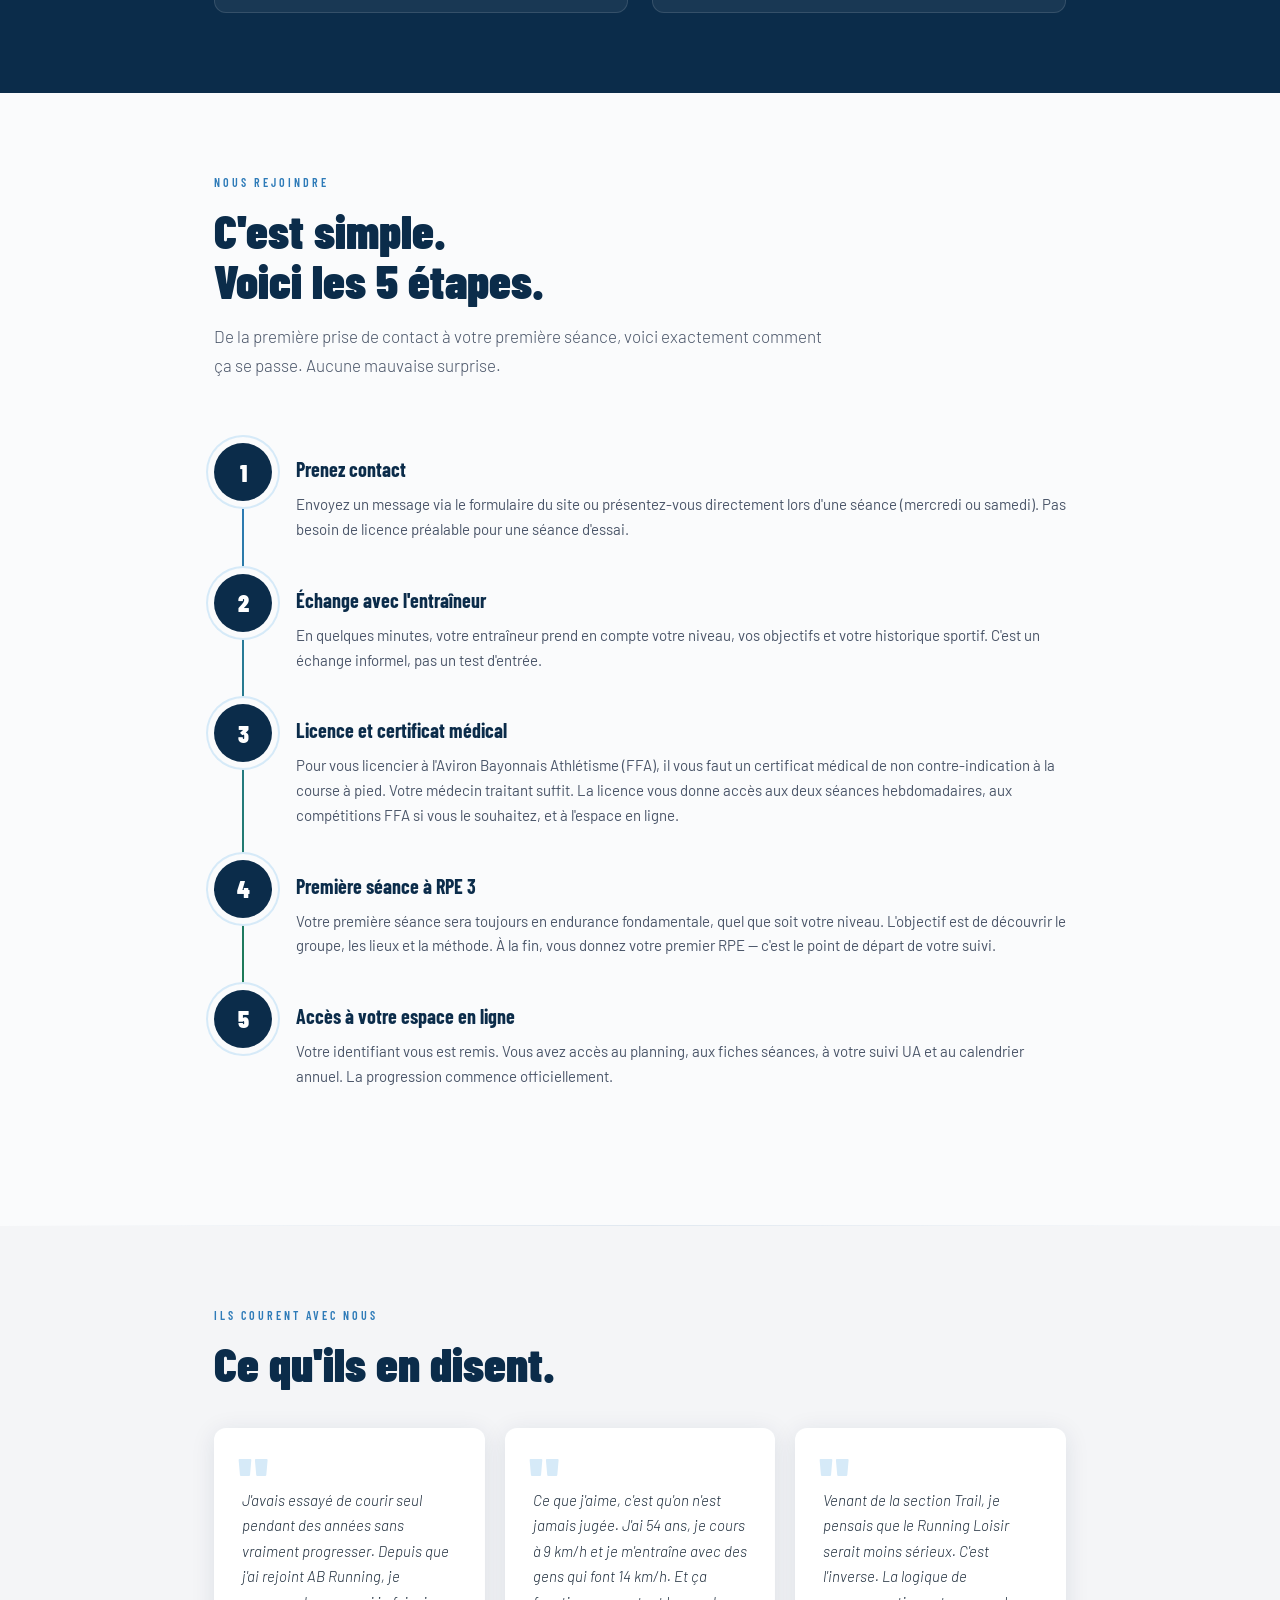
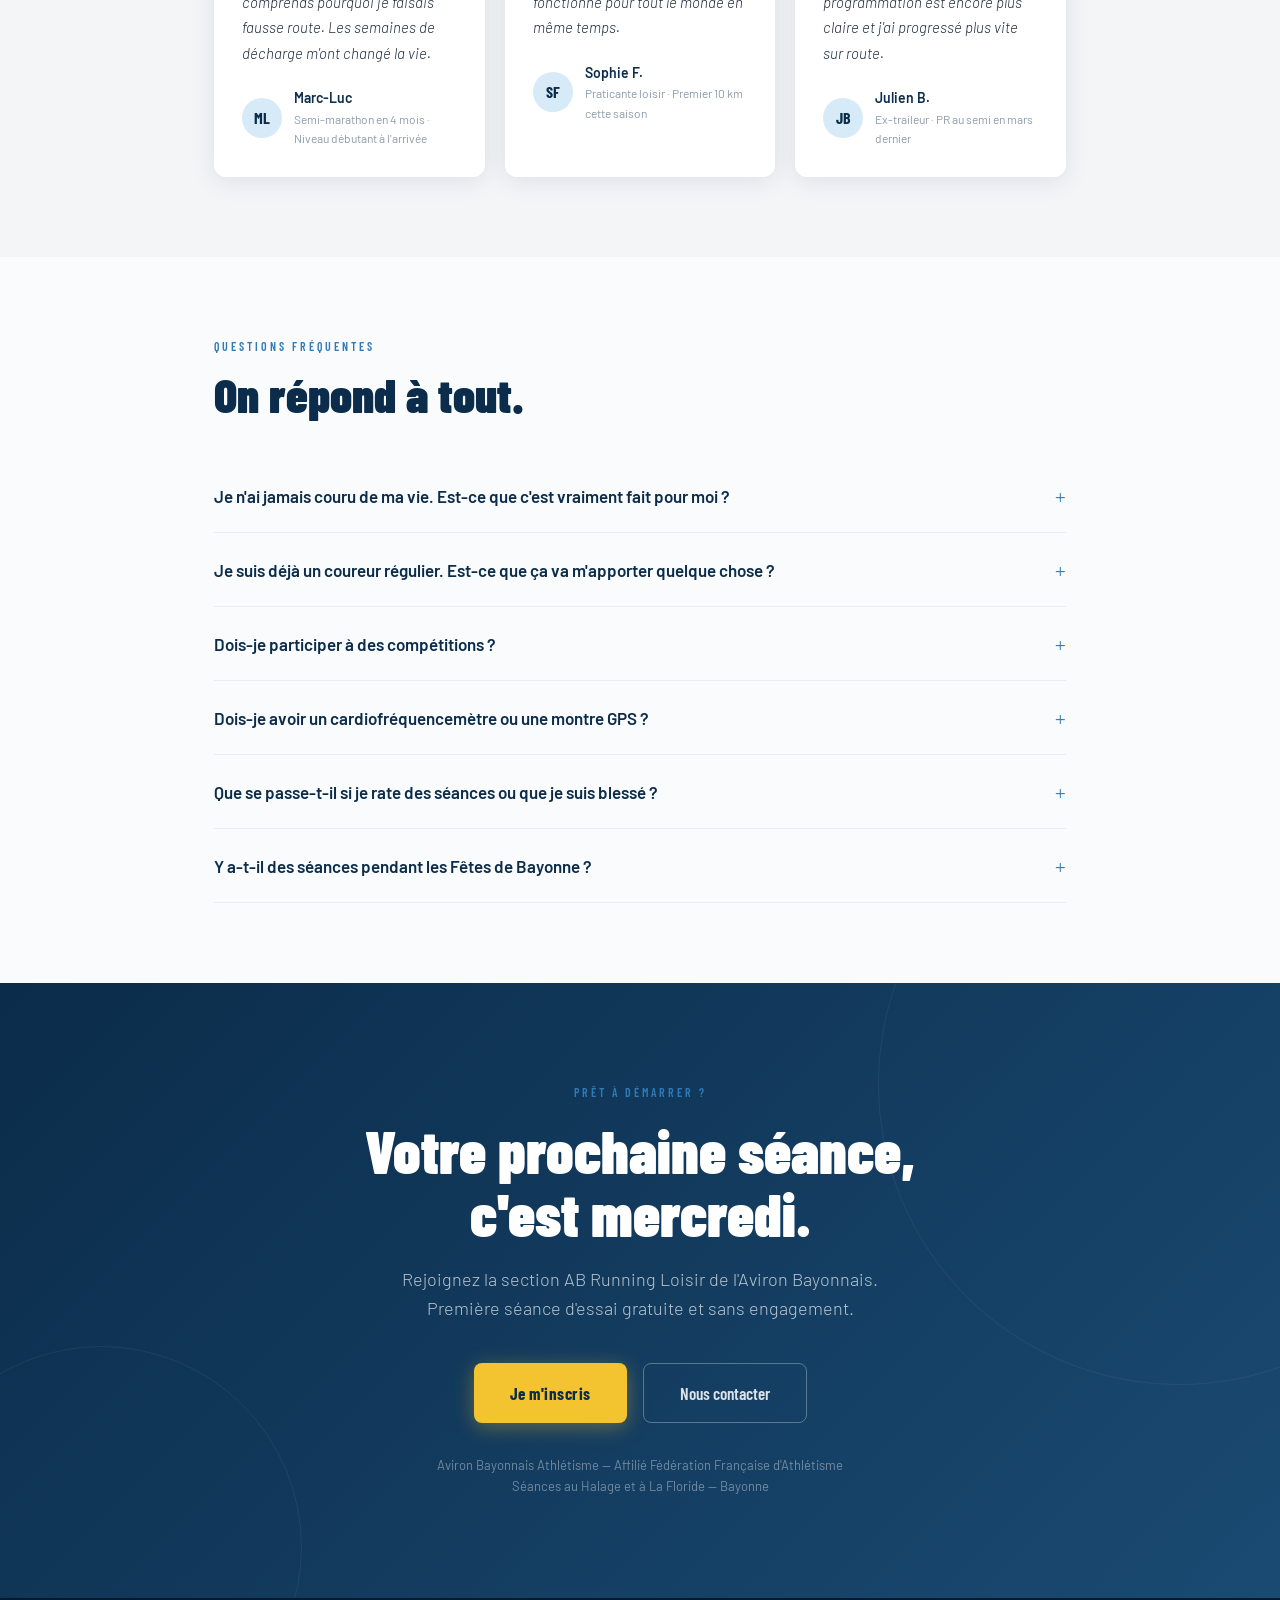
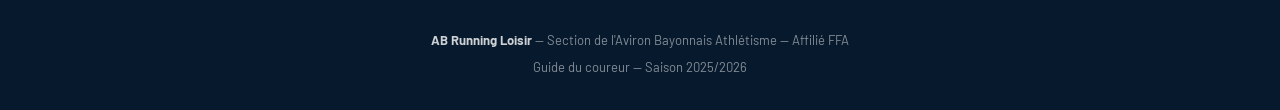
<file: Guide_Licencies_AB_Running.html>
﻿<!-- MAJ 31/05/26 -->
<!DOCTYPE html>
<html lang="fr">
<head>
<meta charset="UTF-8">
<meta name="viewport" content="width=device-width, initial-scale=1.0">
<title>AB Running Loisir — Guide du Coureur</title>
<link href="https://fonts.googleapis.com/css2?family=Barlow+Condensed:wght@400;600;700;900&family=Barlow:ital,wght@0,300;0,400;0,500;0,600;1,300;1,400&display=swap" rel="stylesheet">
<style>
  :root {
    --bleu: #0B2C4A;
    --bleu-mid: #1A4A72;
    --bleu-light: #2E7BB8;
    --bleu-pale: #D6EAF8;
    --rouge: #C0392B;
    --rouge-pale: #FDECEA;
    --vert: #1B7A4A;
    --vert-pale: #D5F5E3;
    --orange: #D35400;
    --orange-pale: #FEF0E5;
    --jaune: #F4C430;
    --gris: #F4F5F7;
    --gris-mid: #8D9BAA;
    --blanc: #FFFFFF;
    --text: #1C2B3A;
    --text-light: #4A5568;
    --radius: 12px;
    --shadow: 0 4px 24px rgba(11,44,74,0.10);
    --shadow-lg: 0 12px 48px rgba(11,44,74,0.16);
  }

  * { margin: 0; padding: 0; box-sizing: border-box; }

  html { scroll-behavior: smooth; }

  body {
    font-family: 'Barlow', sans-serif;
    font-weight: 400;
    color: var(--text);
    background: #FAFBFC;
    line-height: 1.65;
  }

  /* ── HERO ─────────────────────────────────────── */
  .hero {
    background: var(--bleu);
    min-height: 100vh;
    display: flex;
    flex-direction: column;
    justify-content: center;
    align-items: center;
    text-align: center;
    padding: 80px 24px 60px;
    position: relative;
    overflow: hidden;
  }

  .hero::before {
    content: '';
    position: absolute;
    inset: 0;
    background:
      radial-gradient(ellipse 80% 60% at 20% 80%, rgba(46,123,184,0.18) 0%, transparent 60%),
      radial-gradient(ellipse 60% 40% at 80% 20%, rgba(244,196,48,0.10) 0%, transparent 55%);
  }

  .hero-badge {
    display: inline-block;
    background: rgba(244,196,48,0.15);
    border: 1px solid rgba(244,196,48,0.40);
    color: var(--jaune);
    font-family: 'Barlow Condensed', sans-serif;
    font-weight: 600;
    font-size: 13px;
    letter-spacing: 2.5px;
    text-transform: uppercase;
    padding: 8px 20px;
    border-radius: 40px;
    margin-bottom: 32px;
    position: relative;
    animation: fadeUp 0.6s ease both;
  }

  .hero-title {
    font-family: 'Barlow Condensed', sans-serif;
    font-weight: 900;
    font-size: clamp(52px, 10vw, 96px);
    line-height: 0.92;
    color: var(--blanc);
    letter-spacing: -1px;
    margin-bottom: 12px;
    position: relative;
    animation: fadeUp 0.7s ease 0.1s both;
  }

  .hero-title span {
    color: var(--jaune);
    display: block;
  }

  .hero-sub {
    font-size: 20px;
    font-weight: 300;
    color: rgba(255,255,255,0.70);
    max-width: 560px;
    margin: 24px auto 48px;
    position: relative;
    animation: fadeUp 0.8s ease 0.2s both;
    line-height: 1.6;
  }

  .hero-cta {
    display: flex;
    gap: 16px;
    flex-wrap: wrap;
    justify-content: center;
    position: relative;
    animation: fadeUp 0.9s ease 0.3s both;
  }

  .btn-primary {
    background: var(--jaune);
    color: var(--bleu);
    font-family: 'Barlow Condensed', sans-serif;
    font-weight: 700;
    font-size: 17px;
    letter-spacing: 0.5px;
    padding: 16px 36px;
    border-radius: 8px;
    text-decoration: none;
    border: none;
    cursor: pointer;
    transition: transform 0.2s, box-shadow 0.2s;
    box-shadow: 0 4px 20px rgba(244,196,48,0.35);
  }

  .btn-primary:hover {
    transform: translateY(-2px);
    box-shadow: 0 8px 30px rgba(244,196,48,0.45);
  }

  .btn-secondary {
    background: transparent;
    color: rgba(255,255,255,0.85);
    font-family: 'Barlow Condensed', sans-serif;
    font-weight: 600;
    font-size: 17px;
    padding: 15px 36px;
    border-radius: 8px;
    text-decoration: none;
    border: 1.5px solid rgba(255,255,255,0.30);
    cursor: pointer;
    transition: all 0.2s;
  }

  .btn-secondary:hover {
    border-color: rgba(255,255,255,0.70);
    color: #fff;
  }

  .hero-scroll {
    position: absolute;
    bottom: 32px;
    left: 50%;
    transform: translateX(-50%);
    color: rgba(255,255,255,0.40);
    font-size: 12px;
    letter-spacing: 2px;
    text-transform: uppercase;
    animation: bounce 2s infinite;
  }

  .hero-scroll::after {
    content: '↓';
    display: block;
    font-size: 18px;
    margin-top: 6px;
    text-align: center;
  }

  /* ── STATS BAR ────────────────────────────────── */
  .stats-bar {
    background: var(--jaune);
    padding: 24px 40px;
    display: flex;
    justify-content: center;
    gap: 60px;
    flex-wrap: wrap;
  }

  .stat-item {
    text-align: center;
  }

  .stat-num {
    font-family: 'Barlow Condensed', sans-serif;
    font-weight: 900;
    font-size: 36px;
    color: var(--bleu);
    line-height: 1;
  }

  .stat-label {
    font-size: 12px;
    font-weight: 600;
    letter-spacing: 1.5px;
    text-transform: uppercase;
    color: var(--bleu-mid);
    margin-top: 4px;
  }

  /* ── LAYOUT ───────────────────────────────────── */
  .container {
    max-width: 900px;
    margin: 0 auto;
    padding: 0 24px;
  }

  .section {
    padding: 80px 0;
  }

  .section-alt {
    background: var(--gris);
  }

  .section-dark {
    background: var(--bleu);
    color: var(--blanc);
  }

  /* ── SECTION HEADERS ──────────────────────────── */
  .section-eyebrow {
    font-family: 'Barlow Condensed', sans-serif;
    font-weight: 600;
    font-size: 12px;
    letter-spacing: 3px;
    text-transform: uppercase;
    color: var(--bleu-light);
    margin-bottom: 12px;
  }

  .section-dark .section-eyebrow {
    color: var(--jaune);
  }

  .section-title {
    font-family: 'Barlow Condensed', sans-serif;
    font-weight: 900;
    font-size: clamp(32px, 5vw, 48px);
    line-height: 1.05;
    color: var(--bleu);
    margin-bottom: 16px;
  }

  .section-dark .section-title {
    color: var(--blanc);
  }

  .section-intro {
    font-size: 17px;
    font-weight: 300;
    color: var(--text-light);
    max-width: 620px;
    line-height: 1.7;
    margin-bottom: 48px;
  }

  .section-dark .section-intro {
    color: rgba(255,255,255,0.70);
  }

  /* ── CARDS ────────────────────────────────────── */
  .cards-grid {
    display: grid;
    grid-template-columns: repeat(auto-fit, minmax(260px, 1fr));
    gap: 20px;
    margin-top: 40px;
  }

  .card {
    background: var(--blanc);
    border-radius: var(--radius);
    padding: 32px;
    box-shadow: var(--shadow);
    border-top: 4px solid var(--bleu-light);
    transition: transform 0.2s, box-shadow 0.2s;
  }

  .card:hover {
    transform: translateY(-4px);
    box-shadow: var(--shadow-lg);
  }

  .card-icon {
    font-size: 36px;
    margin-bottom: 16px;
    display: block;
  }

  .card-title {
    font-family: 'Barlow Condensed', sans-serif;
    font-weight: 700;
    font-size: 20px;
    color: var(--bleu);
    margin-bottom: 10px;
  }

  .card-text {
    font-size: 15px;
    color: var(--text-light);
    line-height: 1.65;
  }

  .card-vert { border-top-color: var(--vert); }
  .card-orange { border-top-color: var(--orange); }
  .card-rouge { border-top-color: var(--rouge); }
  .card-jaune { border-top-color: var(--jaune); }

  /* ── RPE TABLE ────────────────────────────────── */
  .rpe-grid {
    display: grid;
    grid-template-columns: 80px 1fr 1fr;
    gap: 3px;
    margin: 32px 0;
    border-radius: var(--radius);
    overflow: hidden;
    box-shadow: var(--shadow);
  }

  .rpe-header {
    font-family: 'Barlow Condensed', sans-serif;
    font-weight: 700;
    font-size: 13px;
    letter-spacing: 1.5px;
    text-transform: uppercase;
    background: var(--bleu);
    color: var(--blanc);
    padding: 14px 16px;
  }

  .rpe-row {
    display: contents;
  }

  .rpe-cell {
    padding: 14px 16px;
    font-size: 14px;
    background: var(--blanc);
    display: flex;
    align-items: center;
  }

  .rpe-num {
    font-family: 'Barlow Condensed', sans-serif;
    font-weight: 900;
    font-size: 22px;
    justify-content: center;
  }

  .rpe-name {
    font-weight: 600;
    font-size: 15px;
  }

  .bg-vert-pale { background: #EAFAF1; }
  .bg-jaune-pale { background: #FEFDE7; }
  .bg-orange-pale { background: #FEF0E5; }
  .bg-rouge-pale { background: #FDECEA; }
  .bg-rouge { background: var(--rouge); color: #fff; }

  /* ── PASTILLES ────────────────────────────────── */
  .pastille-row {
    display: flex;
    gap: 12px;
    margin: 32px 0;
    flex-wrap: wrap;
  }

  .pastille-card {
    flex: 1;
    min-width: 140px;
    border-radius: var(--radius);
    padding: 20px 16px;
    text-align: center;
  }

  .pastille-dot {
    width: 36px;
    height: 36px;
    border-radius: 50%;
    margin: 0 auto 12px;
  }

  .pastille-ua {
    font-family: 'Barlow Condensed', sans-serif;
    font-weight: 700;
    font-size: 15px;
    margin-top: 6px;
    opacity: 0.85;
  }

  .pastille-label {
    font-weight: 600;
    font-size: 13px;
    text-transform: uppercase;
    letter-spacing: 1px;
  }

  /* ── SEMAINE TYPE ──────────────────────────────── */
  .week-timeline {
    margin: 40px 0;
  }

  .week-day {
    display: grid;
    grid-template-columns: 110px 1fr;
    gap: 0;
    margin-bottom: 4px;
  }

  .week-day-label {
    font-family: 'Barlow Condensed', sans-serif;
    font-weight: 700;
    font-size: 14px;
    letter-spacing: 1px;
    text-transform: uppercase;
    color: var(--gris-mid);
    padding: 18px 0;
    padding-right: 16px;
    border-right: 2px solid #E8EDF2;
    display: flex;
    align-items: center;
    justify-content: flex-end;
  }

  .week-day-content {
    padding: 12px 0 12px 24px;
    display: flex;
    align-items: center;
    gap: 12px;
  }

  .week-session {
    background: var(--blanc);
    border-radius: 8px;
    padding: 12px 20px;
    box-shadow: var(--shadow);
    flex: 1;
    max-width: 400px;
    border-left: 4px solid var(--bleu-light);
  }

  .week-session.session-quality { border-left-color: var(--orange); }
  .week-session.session-long { border-left-color: var(--vert); }
  .week-session.session-rest { border-left-color: #E8EDF2; background: #FAFBFC; box-shadow: none; }

  .session-name {
    font-family: 'Barlow Condensed', sans-serif;
    font-weight: 700;
    font-size: 16px;
    color: var(--bleu);
  }

  .session-rest .session-name { color: var(--gris-mid); }

  .session-desc {
    font-size: 13px;
    color: var(--text-light);
    margin-top: 2px;
  }

  .session-ua {
    font-family: 'Barlow Condensed', sans-serif;
    font-weight: 700;
    font-size: 13px;
    padding: 4px 10px;
    border-radius: 20px;
    white-space: nowrap;
  }

  /* ── CALENDRIER ───────────────────────────────── */
  .cal-grid {
    display: grid;
    grid-template-columns: repeat(4, 1fr);
    gap: 12px;
    margin-top: 32px;
  }

  .cal-month {
    background: var(--blanc);
    border-radius: var(--radius);
    padding: 20px 16px;
    box-shadow: var(--shadow);
    position: relative;
    overflow: hidden;
  }

  .cal-month::before {
    content: '';
    position: absolute;
    top: 0; left: 0; right: 0;
    height: 4px;
    background: var(--bleu-light);
  }

  .cal-month.phase-foncier::before { background: #2E7BB8; }
  .cal-month.phase-vma::before { background: var(--rouge); }
  .cal-month.phase-seuil::before { background: var(--orange); }
  .cal-month.phase-comp::before { background: var(--vert); }
  .cal-month.phase-trail::before { background: #7D5A2F; }
  .cal-month.phase-relache::before { background: var(--gris-mid); }

  .cal-month-name {
    font-family: 'Barlow Condensed', sans-serif;
    font-weight: 700;
    font-size: 18px;
    color: var(--bleu);
    text-transform: uppercase;
  }

  .cal-phase {
    font-size: 12px;
    font-weight: 600;
    color: var(--gris-mid);
    text-transform: uppercase;
    letter-spacing: 1px;
    margin-top: 4px;
  }

  .cal-event {
    margin-top: 10px;
    font-size: 12px;
    color: var(--text-light);
    border-left: 2px solid #E8EDF2;
    padding-left: 8px;
  }

  /* ── OUTILS ───────────────────────────────────── */
  .outils-grid {
    display: grid;
    grid-template-columns: 1fr 1fr;
    gap: 24px;
    margin-top: 40px;
  }

  .outil-card {
    background: rgba(255,255,255,0.06);
    border: 1px solid rgba(255,255,255,0.12);
    border-radius: var(--radius);
    padding: 32px;
    transition: background 0.2s;
  }

  .outil-card:hover {
    background: rgba(255,255,255,0.10);
  }

  .outil-icon {
    font-size: 32px;
    margin-bottom: 16px;
  }

  .outil-title {
    font-family: 'Barlow Condensed', sans-serif;
    font-weight: 700;
    font-size: 22px;
    color: var(--blanc);
    margin-bottom: 8px;
  }

  .outil-text {
    font-size: 15px;
    color: rgba(255,255,255,0.65);
    line-height: 1.65;
  }

  .outil-tag {
    display: inline-block;
    margin-top: 14px;
    background: rgba(244,196,48,0.15);
    border: 1px solid rgba(244,196,48,0.30);
    color: var(--jaune);
    font-size: 12px;
    font-weight: 600;
    letter-spacing: 1px;
    text-transform: uppercase;
    padding: 4px 12px;
    border-radius: 20px;
  }

  /* ── FAQ / ACCORDION ──────────────────────────── */
  .faq-item {
    border-bottom: 1px solid #E8EDF2;
    overflow: hidden;
  }

  .faq-question {
    width: 100%;
    background: none;
    border: none;
    text-align: left;
    padding: 22px 0;
    cursor: pointer;
    display: flex;
    justify-content: space-between;
    align-items: center;
    font-family: 'Barlow', sans-serif;
    font-size: 17px;
    font-weight: 600;
    color: var(--bleu);
    gap: 16px;
  }

  .faq-question:hover { color: var(--bleu-light); }

  .faq-icon {
    font-family: 'Barlow Condensed', sans-serif;
    font-size: 24px;
    font-weight: 300;
    color: var(--bleu-light);
    flex-shrink: 0;
    transition: transform 0.3s;
  }

  .faq-answer {
    max-height: 0;
    overflow: hidden;
    transition: max-height 0.35s ease, padding 0.2s;
    padding: 0;
    font-size: 15px;
    color: var(--text-light);
    line-height: 1.7;
  }

  .faq-answer.open {
    max-height: 400px;
    padding-bottom: 22px;
  }

  .faq-icon.rotated { transform: rotate(45deg); }

  /* ── TÉMOIGNAGES ──────────────────────────────── */
  .temoignages-grid {
    display: grid;
    grid-template-columns: repeat(auto-fit, minmax(260px, 1fr));
    gap: 20px;
    margin-top: 40px;
  }

  .temoignage {
    background: var(--blanc);
    border-radius: var(--radius);
    padding: 28px;
    box-shadow: var(--shadow);
    position: relative;
  }

  .temoignage::before {
    content: '"';
    position: absolute;
    top: 16px;
    left: 24px;
    font-family: 'Barlow Condensed', sans-serif;
    font-size: 72px;
    font-weight: 900;
    color: var(--bleu-pale);
    line-height: 1;
  }

  .temoignage-text {
    font-size: 15px;
    font-weight: 300;
    font-style: italic;
    color: var(--text);
    line-height: 1.7;
    margin-top: 32px;
  }

  .temoignage-author {
    margin-top: 20px;
    display: flex;
    align-items: center;
    gap: 12px;
  }

  .author-avatar {
    width: 40px;
    height: 40px;
    border-radius: 50%;
    background: var(--bleu-pale);
    display: flex;
    align-items: center;
    justify-content: center;
    font-family: 'Barlow Condensed', sans-serif;
    font-weight: 700;
    font-size: 16px;
    color: var(--bleu);
    flex-shrink: 0;
  }

  .author-name {
    font-weight: 600;
    font-size: 14px;
    color: var(--bleu);
  }

  .author-desc {
    font-size: 12px;
    color: var(--gris-mid);
  }

  /* ── CTA FINAL ────────────────────────────────── */
  .cta-section {
    background: linear-gradient(135deg, var(--bleu) 0%, var(--bleu-mid) 100%);
    padding: 100px 24px;
    text-align: center;
    position: relative;
    overflow: hidden;
  }

  .cta-section::before {
    content: '';
    position: absolute;
    width: 600px;
    height: 600px;
    border: 1px solid rgba(255,255,255,0.06);
    border-radius: 50%;
    top: -200px;
    right: -200px;
  }

  .cta-section::after {
    content: '';
    position: absolute;
    width: 400px;
    height: 400px;
    border: 1px solid rgba(255,255,255,0.06);
    border-radius: 50%;
    bottom: -150px;
    left: -100px;
  }

  .cta-title {
    font-family: 'Barlow Condensed', sans-serif;
    font-weight: 900;
    font-size: clamp(36px, 6vw, 60px);
    color: var(--blanc);
    line-height: 1.05;
    margin-bottom: 20px;
    position: relative;
  }

  .cta-sub {
    font-size: 18px;
    font-weight: 300;
    color: rgba(255,255,255,0.70);
    max-width: 500px;
    margin: 0 auto 40px;
    line-height: 1.6;
  }

  /* ── HIGHLIGHT BOX ────────────────────────────── */
  .highlight {
    background: var(--bleu-pale);
    border-left: 4px solid var(--bleu-light);
    border-radius: 0 var(--radius) var(--radius) 0;
    padding: 20px 24px;
    margin: 24px 0;
    font-size: 15px;
    color: var(--bleu);
    line-height: 1.7;
  }

  .highlight strong { color: var(--bleu); font-weight: 700; }

  /* ── FORMULA BOX ──────────────────────────────── */
  .formula-box {
    background: var(--bleu);
    color: var(--blanc);
    border-radius: var(--radius);
    padding: 28px 36px;
    text-align: center;
    margin: 32px 0;
    box-shadow: var(--shadow-lg);
  }

  .formula-label {
    font-size: 12px;
    font-weight: 600;
    letter-spacing: 2.5px;
    text-transform: uppercase;
    color: var(--jaune);
    margin-bottom: 12px;
  }

  .formula-text {
    font-family: 'Barlow Condensed', sans-serif;
    font-weight: 700;
    font-size: 28px;
    color: var(--blanc);
    letter-spacing: 0.5px;
  }

  .formula-sub {
    margin-top: 12px;
    font-size: 14px;
    color: rgba(255,255,255,0.60);
    font-weight: 300;
  }

  /* ── NAV ──────────────────────────────────────── */
  nav {
    position: fixed;
    top: 0;
    left: 0;
    right: 0;
    z-index: 100;
    padding: 0 32px;
    height: 64px;
    display: flex;
    align-items: center;
    justify-content: space-between;
    background: rgba(11,44,74,0.92);
    backdrop-filter: blur(12px);
    -webkit-backdrop-filter: blur(12px);
    border-bottom: 1px solid rgba(255,255,255,0.08);
    transition: background 0.3s;
  }

  .nav-logo {
    font-family: 'Barlow Condensed', sans-serif;
    font-weight: 900;
    font-size: 20px;
    color: var(--blanc);
    letter-spacing: 0.5px;
  }

  .nav-logo span { color: var(--jaune); }

  .nav-links {
    display: flex;
    gap: 28px;
    list-style: none;
  }

  .nav-links a {
    font-size: 14px;
    font-weight: 500;
    color: rgba(255,255,255,0.70);
    text-decoration: none;
    letter-spacing: 0.3px;
    transition: color 0.2s;
  }

  .nav-links a:hover { color: var(--blanc); }

  /* ── DIVIDER ──────────────────────────────────── */
  .divider {
    height: 1px;
    background: linear-gradient(90deg, transparent, #E0E8F0, transparent);
    margin: 0;
  }

  /* ── FOOTER ───────────────────────────────────── */
  footer {
    background: #07192D;
    color: rgba(255,255,255,0.50);
    text-align: center;
    padding: 32px 24px;
    font-size: 13px;
  }

  footer strong { color: rgba(255,255,255,0.80); }

  /* ── ANIMATIONS ───────────────────────────────── */
  @keyframes fadeUp {
    from { opacity: 0; transform: translateY(24px); }
    to   { opacity: 1; transform: translateY(0); }
  }

  @keyframes bounce {
    0%, 100% { transform: translateX(-50%) translateY(0); }
    50%       { transform: translateX(-50%) translateY(8px); }
  }

  /* ── RESPONSIVE ───────────────────────────────── */
  @media (max-width: 680px) {
    nav { display: none; }
    .hero { padding-top: 60px; }
    .stats-bar { gap: 30px; padding: 20px 24px; }
    .outils-grid { grid-template-columns: 1fr; }
    .cal-grid { grid-template-columns: repeat(2, 1fr); }
    .week-day { grid-template-columns: 80px 1fr; }
    .nav-links { display: none; }
  }

  /* ── PROCESS STEPS ────────────────────────────── */
  .steps {
    display: flex;
    flex-direction: column;
    gap: 0;
    margin: 40px 0;
    position: relative;
  }

  .steps::before {
    content: '';
    position: absolute;
    left: 28px;
    top: 56px;
    bottom: 56px;
    width: 2px;
    background: linear-gradient(to bottom, var(--bleu-light), var(--vert));
  }

  .step {
    display: flex;
    gap: 24px;
    align-items: flex-start;
    padding: 16px 0;
  }

  .step-num {
    width: 58px;
    height: 58px;
    border-radius: 50%;
    background: var(--bleu);
    color: var(--blanc);
    font-family: 'Barlow Condensed', sans-serif;
    font-weight: 900;
    font-size: 24px;
    display: flex;
    align-items: center;
    justify-content: center;
    flex-shrink: 0;
    box-shadow: 0 0 0 6px #FAFBFC, 0 0 0 8px var(--bleu-pale);
    z-index: 1;
  }

  .step-content {
    padding-top: 10px;
    flex: 1;
  }

  .step-title {
    font-family: 'Barlow Condensed', sans-serif;
    font-weight: 700;
    font-size: 20px;
    color: var(--bleu);
    margin-bottom: 6px;
  }

  .step-text {
    font-size: 15px;
    color: var(--text-light);
    line-height: 1.65;
  }
</style>
</head>
<body>

<!-- NAV -->
<nav>
  <div class="nav-logo">AB <span>RUNNING</span></div>
  <ul class="nav-links">
    <li><a href="#pourquoi">Pourquoi nous</a></li>
    <li><a href="#methode">La méthode</a></li>
    <li><a href="#seances">Les séances</a></li>
    <li><a href="#calendrier">Calendrier</a></li>
    <li><a href="#outils">Outils</a></li>
    <li><a href="#rejoindre">Rejoindre</a></li>
  </ul>
</nav>

<!-- HERO -->
<section class="hero">
  <div class="hero-badge">Aviron Bayonnais Athlétisme — Affilié FFA</div>
  <h1 class="hero-title">
    Courez.<br>
    <span>À votre rythme.</span>
  </h1>
  <p class="hero-sub">La section AB Running Loisir accueille tous les coureurs, du débutant au marathonien. Une méthode scientifique, une ambiance chaleureuse, un cadre bayonnais unique.</p>
  <div class="hero-cta">
    <a href="#rejoindre" class="btn-primary">Nous rejoindre</a>
    <a href="#methode" class="btn-secondary">Découvrir la méthode</a>
  </div>
  <div class="hero-scroll">Défiler</div>
</section>

<!-- STATS BAR -->
<div class="stats-bar">
  <div class="stat-item">
    <div class="stat-num">2</div>
    <div class="stat-label">Séances / semaine</div>
  </div>
  <div class="stat-item">
    <div class="stat-num">Tous</div>
    <div class="stat-label">Niveaux accueillis</div>
  </div>
  <div class="stat-item">
    <div class="stat-num">FFA</div>
    <div class="stat-label">Affilié Fédération</div>
  </div>
  <div class="stat-item">
    <div class="stat-num">52</div>
    <div class="stat-label">Semaines structurées</div>
  </div>
  <div class="stat-item">
    <div class="stat-num">0</div>
    <div class="stat-label">Chrono imposé</div>
  </div>
</div>

<!-- POURQUOI NOUS -->
<section class="section" id="pourquoi">
  <div class="container">
    <p class="section-eyebrow">Pourquoi AB Running ?</p>
    <h2 class="section-title">Une section créée pour vous,<br>pas pour l'élite.</h2>
    <p class="section-intro">La section Trail de l'Aviron Bayonnais ne peut plus accueillir tout le monde. AB Running Loisir est née de cette demande : proposer un encadrement professionnel, ancré dans la science de l'effort, ouvert à absolument tous les profils.</p>

    <div class="cards-grid">
      <div class="card card-vert">
        <span class="card-icon">🏃</span>
        <div class="card-title">Débutants bienvenus</div>
        <p class="card-text">Jamais couru ? Pas de problème. Nous construisons votre base à partir de zéro, sans jugement, sans pression de résultat.</p>
      </div>
      <div class="card">
        <span class="card-icon">🎯</span>
        <div class="card-title">Objectifs personnels</div>
        <p class="card-text">10 km, semi, marathon, ou juste courir 30 minutes sans s'essouffler : chaque objectif est légitime et sera pris en compte.</p>
      </div>
      <div class="card card-orange">
        <span class="card-icon">🤝</span>
        <div class="card-title">Groupe hétérogène</div>
        <p class="card-text">Grâce à notre méthode, débutants et confirmés s'entraînent ensemble sans que personne ne soit distancé ou freiné.</p>
      </div>
      <div class="card card-rouge">
        <span class="card-icon">🏥</span>
        <div class="card-title">Sport-Santé d'abord</div>
        <p class="card-text">Affiliés FFA, nous respectons les recommandations de santé publique. Votre bien-être prime toujours sur la performance.</p>
      </div>
      <div class="card card-jaune">
        <span class="card-icon">📍</span>
        <div class="card-title">Ancré à Bayonne</div>
        <p class="card-text">Sur le Halage, à La Floride, dans les rues du centre… la programmation intègre la réalité bayonnaise, Fêtes comprises.</p>
      </div>
      <div class="card">
        <span class="card-icon">📊</span>
        <div class="card-title">Progression mesurée</div>
        <p class="card-text">Des outils simples vous permettent de suivre votre évolution saison après saison. Vous verrez concrètement vos progrès.</p>
      </div>
    </div>
  </div>
</section>

<div class="divider"></div>

<!-- LA MÉTHODE -->
<section class="section section-alt" id="methode">
  <div class="container">
    <p class="section-eyebrow">Notre méthode</p>
    <h2 class="section-title">Pas de chronomètre imposé.<br>Juste votre ressenti.</h2>
    <p class="section-intro">Nous utilisons la méthode Foster, une approche scientifique utilisée par les meilleurs clubs d'athlétisme. Le principe ? Piloter l'entraînement par la <strong>charge interne</strong> — comment votre corps vit réellement la séance — plutôt que par la vitesse.</p>

    <div class="highlight">
      <strong>Le secret d'un groupe hétérogène qui progresse ensemble :</strong> plutôt que d'imposer une allure commune, nous fixons une <em>intensité ressentie</em> commune. Paul court à 14 km/h, Marie à 9 km/h — tous les deux travaillent au même niveau d'effort. C'est ça, notre force.
    </div>

    <h3 style="font-family:'Barlow Condensed',sans-serif; font-size:24px; font-weight:700; color:var(--bleu); margin: 40px 0 16px;">Votre outil : le RPE (Ressenti d'Effort)</h3>
    <p style="font-size:15px; color:var(--text-light); margin-bottom:8px;">À la fin de chaque séance, on vous demandera simplement : <em>"Sur 10, comment avez-vous vécu cette séance ?"</em> C'est tout. Pas de cardiofréquencemètre obligatoire, pas de calcul complexe.</p>

    <div class="rpe-grid">
      <div class="rpe-header">RPE</div>
      <div class="rpe-header">Ressenti</div>
      <div class="rpe-header">En clair…</div>

      <div class="rpe-cell rpe-num bg-vert-pale" style="color:var(--vert); font-weight:900;">1 – 2</div>
      <div class="rpe-cell rpe-name bg-vert-pale" style="color:var(--vert);">Très facile</div>
      <div class="rpe-cell bg-vert-pale" style="font-size:13px; color:var(--text-light);">Vous pouvez chanter. C'est une promenade.</div>

      <div class="rpe-cell rpe-num bg-jaune-pale" style="color:#8B6914; font-weight:900;">3 – 4</div>
      <div class="rpe-cell rpe-name bg-jaune-pale" style="color:#8B6914;">Confortable</div>
      <div class="rpe-cell bg-jaune-pale" style="font-size:13px; color:var(--text-light);">Conversation facile. La base de 80% de vos séances.</div>

      <div class="rpe-cell rpe-num bg-orange-pale" style="color:var(--orange); font-weight:900;">5 – 6</div>
      <div class="rpe-cell rpe-name bg-orange-pale" style="color:var(--orange);">Modéré</div>
      <div class="rpe-cell bg-orange-pale" style="font-size:13px; color:var(--text-light);">On parle encore, mais avec effort. Rythme soutenu.</div>

      <div class="rpe-cell rpe-num bg-rouge-pale" style="color:var(--rouge); font-weight:900;">7 – 8</div>
      <div class="rpe-cell rpe-name bg-rouge-pale" style="color:var(--rouge);">Difficile</div>
      <div class="rpe-cell bg-rouge-pale" style="font-size:13px; color:var(--text-light);">Quelques mots seulement. Séance de qualité.</div>

      <div class="rpe-cell rpe-num bg-rouge" style="font-weight:900;">9 – 10</div>
      <div class="rpe-cell rpe-name bg-rouge" style="color:#fff;">Maximum</div>
      <div class="rpe-cell bg-rouge" style="font-size:13px; color:rgba(255,255,255,0.85);">Impossible de parler. Réservé aux fractions VMA.</div>
    </div>

    <div class="formula-box">
      <div class="formula-label">La formule magique — simple et puissante</div>
      <div class="formula-text">CHARGE (UA) = RPE × DURÉE DE LA SÉANCE (minutes)</div>
      <div class="formula-sub">Exemple : RPE 6 × 60 minutes = 360 UA — une séance "Bleue" équilibrée</div>
    </div>

    <h3 style="font-family:'Barlow Condensed',sans-serif; font-size:24px; font-weight:700; color:var(--bleu); margin:40px 0 16px;">Le système de pastilles : lire une séance d'un coup d'œil</h3>
    <p style="font-size:15px; color:var(--text-light); margin-bottom:8px;">Chaque séance est étiquetée selon sa charge en UA. Sur le site et les fiches, vous reconnaîtrez immédiatement le niveau d'exigence d'une séance :</p>

    <div class="pastille-row">
      <div class="pastille-card" style="background:var(--vert-pale);">
        <div class="pastille-dot" style="background:var(--vert);"></div>
        <div class="pastille-label" style="color:var(--vert);">Vert</div>
        <div class="pastille-ua" style="color:var(--vert);">≤ 280 UA</div>
        <div style="font-size:12px; color:var(--text-light); margin-top:6px;">Récup &amp; reprise</div>
      </div>
      <div class="pastille-card" style="background:var(--bleu-pale);">
        <div class="pastille-dot" style="background:var(--bleu-light);"></div>
        <div class="pastille-label" style="color:var(--bleu-light);">Bleu</div>
        <div class="pastille-ua" style="color:var(--bleu-light);">281–380 UA</div>
        <div style="font-size:12px; color:var(--text-light); margin-top:6px;">Modéré développement</div>
      </div>
      <div class="pastille-card" style="background:var(--orange-pale);">
        <div class="pastille-dot" style="background:var(--orange);"></div>
        <div class="pastille-label" style="color:var(--orange);">Orange</div>
        <div class="pastille-ua" style="color:var(--orange);">381–480 UA</div>
        <div style="font-size:12px; color:var(--text-light); margin-top:6px;">Soutenu &amp; qualité</div>
      </div>
      <div class="pastille-card" style="background:var(--rouge-pale);">
        <div class="pastille-dot" style="background:var(--rouge);"></div>
        <div class="pastille-label" style="color:var(--rouge);">Rouge</div>
        <div class="pastille-ua" style="color:var(--rouge);">481–600 UA</div>
        <div style="font-size:12px; color:var(--text-light); margin-top:6px;">Haute intensité</div>
      </div>
      <div class="pastille-card" style="background:#2A2A2A;">
        <div class="pastille-dot" style="background:#111;"></div>
        <div class="pastille-label" style="color:#ccc;">Noir</div>
        <div class="pastille-ua" style="color:#ccc;">&gt; 600 UA</div>
        <div style="font-size:12px; color:rgba(255,255,255,0.45); margin-top:6px;">Expert / compétition</div>
      </div>
    </div>
  </div>
</section>

<!-- LES SÉANCES -->
<section class="section" id="seances">
  <div class="container">
    <p class="section-eyebrow">Organisation des séances</p>
    <h2 class="section-title">Deux séances par semaine.<br>Une logique imparable.</h2>
    <p class="section-intro">La semaine AB Running est construite sur un équilibre précis entre intensité et récupération. Chaque séance a un rôle, un objectif, une cohérence dans le plan annuel.</p>

    <div class="week-timeline">
      <div class="week-day">
        <div class="week-day-label">Lundi</div>
        <div class="week-day-content">
          <div class="week-session session-rest">
            <div class="session-name">Repos ou activité libre</div>
            <div class="session-desc">Récupération active recommandée (marche, natation, vélo doux)</div>
          </div>
        </div>
      </div>
      <div class="week-day">
        <div class="week-day-label">Mardi</div>
        <div class="week-day-content">
          <div class="week-session session-rest">
            <div class="session-name">Repos</div>
            <div class="session-desc">Votre corps assimile la semaine précédente</div>
          </div>
        </div>
      </div>
      <div class="week-day">
        <div class="week-day-label" style="color:var(--orange); font-weight:800;">Mercredi</div>
        <div class="week-day-content">
          <div class="week-session session-quality">
            <div class="session-name">⚡ Séance QUALITÉ</div>
            <div class="session-desc">Fractions, VMA, seuil — la séance qui fait progresser</div>
          </div>
          <div class="session-ua" style="background:var(--orange-pale); color:var(--orange);">🟠 Orange</div>
        </div>
      </div>
      <div class="week-day">
        <div class="week-day-label">Jeudi</div>
        <div class="week-day-content">
          <div class="week-session session-rest">
            <div class="session-name">Récupération</div>
            <div class="session-desc">48h entre les deux séances — obligatoire pour progresser</div>
          </div>
        </div>
      </div>
      <div class="week-day">
        <div class="week-day-label">Vendredi</div>
        <div class="week-day-content">
          <div class="week-session session-rest">
            <div class="session-name">Repos ou footing solo</div>
            <div class="session-desc">Si vous souhaitez courir, gardez le RPE ≤ 3</div>
          </div>
        </div>
      </div>
      <div class="week-day">
        <div class="week-day-label" style="color:var(--vert); font-weight:800;">Samedi</div>
        <div class="week-day-content">
          <div class="week-session session-long">
            <div class="session-name">🏃 Séance VOLUME</div>
            <div class="session-desc">Sortie longue, foncier, temps sur les jambes — la séance qui construit</div>
          </div>
          <div class="session-ua" style="background:var(--vert-pale); color:var(--vert);">🟢 Vert–Bleu</div>
        </div>
      </div>
      <div class="week-day">
        <div class="week-day-label">Dimanche</div>
        <div class="week-day-content">
          <div class="week-session session-rest">
            <div class="session-name">Repos complet</div>
            <div class="session-desc">Laissez la surcompensation opérer — c'est là que vous progressez vraiment</div>
          </div>
        </div>
      </div>
    </div>

    <div class="highlight">
      <strong>Le principe de la semaine de décharge :</strong> toutes les 4 semaines, nous réduisons volontairement la charge de 40%. Ce n'est pas une semaine "perdue" — c'est la semaine où votre corps se reconstruit plus fort. C'est la science de la surcompensation. <em>Ne la sautez pas.</em>
    </div>

    <h3 style="font-family:'Barlow Condensed',sans-serif; font-size:24px; font-weight:700; color:var(--bleu); margin: 40px 0 20px;">Les trois types de travail au cours de l'année</h3>
    <div class="cards-grid">
      <div class="card">
        <span class="card-icon">🫀</span>
        <div class="card-title">L'Endurance Fondamentale</div>
        <p class="card-text">RPE 2–4. Vous pouvez parler normalement. C'est 80% de votre entraînement. Elle construit votre "moteur de fond" et vous permet de récupérer entre les séances dures.</p>
        <div style="margin-top:12px; font-size:12px; font-weight:700; color:var(--vert); letter-spacing:1px; text-transform:uppercase;">Le socle de tout</div>
      </div>
      <div class="card card-orange">
        <span class="card-icon">🔥</span>
        <div class="card-title">Le Travail au Seuil</div>
        <p class="card-text">RPE 6–8. "Confortablement dur." Quelques mots possibles mais pas des phrases. C'est la zone clé pour progresser sur 10 km et semi-marathon.</p>
        <div style="margin-top:12px; font-size:12px; font-weight:700; color:var(--orange); letter-spacing:1px; text-transform:uppercase;">La zone de progrès</div>
      </div>
      <div class="card card-rouge">
        <span class="card-icon">⚡</span>
        <div class="card-title">La VMA (Vitesse Max. Aérobie)</div>
        <p class="card-text">RPE 8–10. Impossible de parler. Efforts courts et intenses (30s–2min). Même les marathoniens en font ! Ça hausse tout votre potentiel.</p>
        <div style="margin-top:12px; font-size:12px; font-weight:700; color:var(--rouge); letter-spacing:1px; text-transform:uppercase;">Le turbo</div>
      </div>
    </div>
  </div>
</section>

<div class="divider"></div>

<!-- CALENDRIER -->
<section class="section section-alt" id="calendrier">
  <div class="container">
    <p class="section-eyebrow">La saison</p>
    <h2 class="section-title">Un plan annuel qui s'adapte<br>à Bayonne et à vos courses.</h2>
    <p class="section-intro">La programmation AB Running n'est pas un calendrier générique copié-collé. Elle est conçue pour le Pays Basque, avec ses événements, ses Fêtes, son trail des Colombes.</p>

    <div class="cal-grid">
      <div class="cal-month phase-foncier">
        <div class="cal-month-name">Sept.</div>
        <div class="cal-phase">Reprise foncier</div>
        <div class="cal-event">Retour progressif après l'été. Charges légères, plaisir de courir.</div>
      </div>
      <div class="cal-month phase-foncier">
        <div class="cal-month-name">Oct.</div>
        <div class="cal-phase">Bloc foncier</div>
        <div class="cal-event">Sorties longues, endurance de base. On pose les fondations.</div>
      </div>
      <div class="cal-month phase-vma">
        <div class="cal-month-name">Nov.</div>
        <div class="cal-phase">Bloc VMA</div>
        <div class="cal-event">30/30, fractions courtes. On élève le plafond du moteur.</div>
      </div>
      <div class="cal-month phase-vma">
        <div class="cal-month-name">Déc.</div>
        <div class="cal-phase">VMA + Seuil</div>
        <div class="cal-event">🎄 Trêve de Noël intégrée. Footings plaisir fin décembre.</div>
      </div>
      <div class="cal-month phase-seuil">
        <div class="cal-month-name">Janv.</div>
        <div class="cal-phase">Bloc seuil</div>
        <div class="cal-event">Tempo runs, allures soutenues. Progression sur 10 km / semi.</div>
      </div>
      <div class="cal-month phase-seuil">
        <div class="cal-month-name">Fév.</div>
        <div class="cal-phase">Seuil + Compét.</div>
        <div class="cal-event">Premières courses de la saison. Cross, 10 km hivernaux.</div>
      </div>
      <div class="cal-month phase-comp">
        <div class="cal-month-name">Mars</div>
        <div class="cal-phase">Spécifique route</div>
        <div class="cal-event">Allures objectif marathon. Sorties &gt; 1h30.</div>
      </div>
      <div class="cal-month phase-comp">
        <div class="cal-month-name">Avr.</div>
        <div class="cal-phase">🏅 Compétitions</div>
        <div class="cal-event">Marathon de Paris, 10 km. Affûtage 2 semaines avant.</div>
      </div>
      <div class="cal-month phase-trail">
        <div class="cal-month-name">Mai</div>
        <div class="cal-phase">Transition trail</div>
        <div class="cal-event">Dénivelé, nature, renforcement musculaire. Prépa Colombes.</div>
      </div>
      <div class="cal-month phase-trail">
        <div class="cal-month-name">Juin</div>
        <div class="cal-phase">🏔️ Trail</div>
        <div class="cal-event">Trail des Colombes. L'événement trail de la section !</div>
      </div>
      <div class="cal-month phase-relache">
        <div class="cal-month-name">Juil.</div>
        <div class="cal-phase" style="color:var(--rouge);">🎉 Fêtes de Bayonne</div>
        <div class="cal-event">Programme suspendu. Les Fêtes comptent comme entraînement.</div>
      </div>
      <div class="cal-month phase-relache">
        <div class="cal-month-name">Août</div>
        <div class="cal-phase">Transition</div>
        <div class="cal-event">Footings libres, activités plaisir. Préparation mentale de la saison.</div>
      </div>
    </div>

    <div class="highlight" style="margin-top:32px;">
      <strong>🎉 Les Fêtes de Bayonne dans la programmation :</strong> unique en France, notre calendrier intègre officiellement les Fêtes comme semaine de récupération active. La marche, la chaleur, le manque de sommeil constituent une charge physique réelle. Aucun entraîneur ne vous demandera de courir en blanc et rouge pendant cette semaine.
    </div>
  </div>
</section>

<!-- OUTILS & SITE INTERNET -->
<section class="section section-dark" id="outils">
  <div class="container">
    <p class="section-eyebrow">Les outils à votre disposition</p>
    <h2 class="section-title">Votre entraînement,<br>visible et compréhensible.</h2>
    <p class="section-intro">Le site internet AB Running est votre tableau de bord. En quelques secondes, vous savez ce que vous faites cette semaine, pourquoi, et comment ça s'inscrit dans votre progression annuelle.</p>

    <div class="outils-grid">
      <div class="outil-card">
        <div class="outil-icon">📅</div>
        <div class="outil-title">Planning hebdomadaire</div>
        <p class="outil-text">Consultez les deux séances de la semaine, avec leur objectif, leur durée estimée et leur pastille de charge. Vous savez à l'avance ce qui vous attend.</p>
        <span class="outil-tag">Mis à jour chaque semaine</span>
      </div>
      <div class="outil-card">
        <div class="outil-icon">📊</div>
        <div class="outil-title">Suivi de votre UA personnelle</div>
        <p class="outil-text">Après chaque séance, entrez votre RPE et la durée. Le site calcule automatiquement votre charge et l'affiche dans votre historique personnel.</p>
        <span class="outil-tag">Votre progression visible</span>
      </div>
      <div class="outil-card">
        <div class="outil-icon">🗓️</div>
        <div class="outil-title">Calendrier des blocs annuels</div>
        <p class="outil-text">Visualisez la saison entière : les thèmes de chaque bloc, les semaines de décharge, les périodes d'affûtage avant vos courses cibles.</p>
        <span class="outil-tag">Vue saison complète</span>
      </div>
      <div class="outil-card">
        <div class="outil-icon">📋</div>
        <div class="outil-title">Fiches séances détaillées</div>
        <p class="outil-text">Chaque séance vient avec une fiche : échauffement, corps de séance, variantes débutant et confirmé. Utile pour ceux qui veulent refaire la séance seuls.</p>
        <span class="outil-tag">Format débutant & expert</span>
      </div>
      <div class="outil-card">
        <div class="outil-icon">🎯</div>
        <div class="outil-title">Objectif de course intégré</div>
        <p class="outil-text">Précisez votre course cible (Marathon de Paris, Trail des Colombes…) et le site affiche automatiquement le compte à rebours et la phase d'entraînement adaptée.</p>
        <span class="outil-tag">Personnalisé</span>
      </div>
      <div class="outil-card">
        <div class="outil-icon">💬</div>
        <div class="outil-title">Espace échanges entraîneur</div>
        <p class="outil-text">Un canal direct avec votre entraîneur pour signaler une fatigue, poser une question sur la séance ou adapter votre plan en cas de blessure légère.</p>
        <span class="outil-tag">Coaching personnalisé</span>
      </div>
    </div>
  </div>
</section>

<!-- COMMENT REJOINDRE -->
<section class="section" id="rejoindre">
  <div class="container">
    <p class="section-eyebrow">Nous rejoindre</p>
    <h2 class="section-title">C'est simple.<br>Voici les 5 étapes.</h2>
    <p class="section-intro">De la première prise de contact à votre première séance, voici exactement comment ça se passe. Aucune mauvaise surprise.</p>

    <div class="steps">
      <div class="step">
        <div class="step-num">1</div>
        <div class="step-content">
          <div class="step-title">Prenez contact</div>
          <p class="step-text">Envoyez un message via le formulaire du site ou présentez-vous directement lors d'une séance (mercredi ou samedi). Pas besoin de licence préalable pour une séance d'essai.</p>
        </div>
      </div>
      <div class="step">
        <div class="step-num">2</div>
        <div class="step-content">
          <div class="step-title">Échange avec l'entraîneur</div>
          <p class="step-text">En quelques minutes, votre entraîneur prend en compte votre niveau, vos objectifs et votre historique sportif. C'est un échange informel, pas un test d'entrée.</p>
        </div>
      </div>
      <div class="step">
        <div class="step-num">3</div>
        <div class="step-content">
          <div class="step-title">Licence et certificat médical</div>
          <p class="step-text">Pour vous licencier à l'Aviron Bayonnais Athlétisme (FFA), il vous faut un certificat médical de non contre-indication à la course à pied. Votre médecin traitant suffit. La licence vous donne accès aux deux séances hebdomadaires, aux compétitions FFA si vous le souhaitez, et à l'espace en ligne.</p>
        </div>
      </div>
      <div class="step">
        <div class="step-num">4</div>
        <div class="step-content">
          <div class="step-title">Première séance à RPE 3</div>
          <p class="step-text">Votre première séance sera toujours en endurance fondamentale, quel que soit votre niveau. L'objectif est de découvrir le groupe, les lieux et la méthode. À la fin, vous donnez votre premier RPE — c'est le point de départ de votre suivi.</p>
        </div>
      </div>
      <div class="step">
        <div class="step-num">5</div>
        <div class="step-content">
          <div class="step-title">Accès à votre espace en ligne</div>
          <p class="step-text">Votre identifiant vous est remis. Vous avez accès au planning, aux fiches séances, à votre suivi UA et au calendrier annuel. La progression commence officiellement.</p>
        </div>
      </div>
    </div>
  </div>
</section>

<div class="divider"></div>

<!-- TÉMOIGNAGES -->
<section class="section section-alt">
  <div class="container">
    <p class="section-eyebrow">Ils courent avec nous</p>
    <h2 class="section-title">Ce qu'ils en disent.</h2>

    <div class="temoignages-grid">
      <div class="temoignage">
        <p class="temoignage-text">J'avais essayé de courir seul pendant des années sans vraiment progresser. Depuis que j'ai rejoint AB Running, je comprends pourquoi je faisais fausse route. Les semaines de décharge m'ont changé la vie.</p>
        <div class="temoignage-author">
          <div class="author-avatar">ML</div>
          <div>
            <div class="author-name">Marc-Luc</div>
            <div class="author-desc">Semi-marathon en 4 mois · Niveau débutant à l'arrivée</div>
          </div>
        </div>
      </div>
      <div class="temoignage">
        <p class="temoignage-text">Ce que j'aime, c'est qu'on n'est jamais jugée. J'ai 54 ans, je cours à 9 km/h et je m'entraîne avec des gens qui font 14 km/h. Et ça fonctionne pour tout le monde en même temps.</p>
        <div class="temoignage-author">
          <div class="author-avatar">SF</div>
          <div>
            <div class="author-name">Sophie F.</div>
            <div class="author-desc">Praticante loisir · Premier 10 km cette saison</div>
          </div>
        </div>
      </div>
      <div class="temoignage">
        <p class="temoignage-text">Venant de la section Trail, je pensais que le Running Loisir serait moins sérieux. C'est l'inverse. La logique de programmation est encore plus claire et j'ai progressé plus vite sur route.</p>
        <div class="temoignage-author">
          <div class="author-avatar">JB</div>
          <div>
            <div class="author-name">Julien B.</div>
            <div class="author-desc">Ex-traileur · PR au semi en mars dernier</div>
          </div>
        </div>
      </div>
    </div>
  </div>
</section>

<!-- FAQ -->
<section class="section">
  <div class="container">
    <p class="section-eyebrow">Questions fréquentes</p>
    <h2 class="section-title" style="margin-bottom:40px;">On répond à tout.</h2>

    <div class="faq-item">
      <button class="faq-question" onclick="toggleFaq(this)">
        Je n'ai jamais couru de ma vie. Est-ce que c'est vraiment fait pour moi ?
        <span class="faq-icon">+</span>
      </button>
      <div class="faq-answer">
        Absolument. Le niveau zéro est le bienvenu. Votre première séance sera en endurance fondamentale à RPE 3, ce qui correspond à une marche rapide à légère foulée. L'entraîneur adapte le nombre de répétitions et la durée à votre niveau réel. Vous ne serez jamais laissé sur le bas-côté.
      </div>
    </div>

    <div class="faq-item">
      <button class="faq-question" onclick="toggleFaq(this)">
        Je suis déjà un coureur régulier. Est-ce que ça va m'apporter quelque chose ?
        <span class="faq-icon">+</span>
      </button>
      <div class="faq-answer">
        Oui. La plupart des coureurs "réguliers" courent trop souvent à la même intensité (RPE 5–6) et ne progressent plus. La méthode AB Running introduit une vraie variation de charge, des séances de VMA que beaucoup évitent, et des semaines de décharge qu'encore moins respectent. Les résultats sont rapides.
      </div>
    </div>

    <div class="faq-item">
      <button class="faq-question" onclick="toggleFaq(this)">
        Dois-je participer à des compétitions ?
        <span class="faq-icon">+</span>
      </button>
      <div class="faq-answer">
        Non, c'est entièrement facultatif. La section est "Loisir" dans son ADN. Certains licenciés courent des marathons, d'autres ne participent à aucune course et viennent uniquement pour le plaisir et la santé. Les deux sont également valorisés dans le groupe.
      </div>
    </div>

    <div class="faq-item">
      <button class="faq-question" onclick="toggleFaq(this)">
        Dois-je avoir un cardiofréquencemètre ou une montre GPS ?
        <span class="faq-icon">+</span>
      </button>
      <div class="faq-answer">
        Non. Notre méthode repose sur le ressenti (RPE), pas sur les données electroniques. Une montre peut être utile pour mesurer la durée de la séance, mais n'importe quel téléphone fait l'affaire. L'objectif est justement de "décrocher du gadget" et d'écouter son corps.
      </div>
    </div>

    <div class="faq-item">
      <button class="faq-question" onclick="toggleFaq(this)">
        Que se passe-t-il si je rate des séances ou que je suis blessé ?
        <span class="faq-icon">+</span>
      </button>
      <div class="faq-answer">
        L'entraîneur est là pour adapter. En cas d'absence prolongée ou de blessure, le retour à l'entraînement se fait de manière progressive et sécurisée. Pas de "rattrapage" intensif — c'est la meilleure façon de se re-blesser. Le site vous permet de signaler votre situation directement à l'entraîneur.
      </div>
    </div>

    <div class="faq-item">
      <button class="faq-question" onclick="toggleFaq(this)">
        Y a-t-il des séances pendant les Fêtes de Bayonne ?
        <span class="faq-icon">+</span>
      </button>
      <div class="faq-answer">
        La semaine des Fêtes est officiellement intégrée dans la programmation comme semaine de récupération. Le programme club est suspendu. Un footing optionnel "santé" peut être proposé en début de semaine pour ceux qui le souhaitent, mais c'est tout. Profitez des Fêtes — c'est du sport à part entière.
      </div>
    </div>
  </div>
</section>

<!-- CTA FINAL -->
<section class="cta-section" id="contact">
  <div class="container" style="position:relative; z-index:1;">
    <p class="section-eyebrow" style="margin-bottom:16px;">Prêt à démarrer ?</p>
    <h2 class="cta-title">Votre prochaine séance,<br>c'est mercredi.</h2>
    <p class="cta-sub">Rejoignez la section AB Running Loisir de l'Aviron Bayonnais. Première séance d'essai gratuite et sans engagement.</p>
    <div class="hero-cta">
      <a href="#" class="btn-primary">Je m'inscris</a>
      <a href="#" class="btn-secondary">Nous contacter</a>
    </div>
    <p style="margin-top:32px; font-size:13px; color:rgba(255,255,255,0.40);">Aviron Bayonnais Athlétisme — Affilié Fédération Française d'Athlétisme<br>Séances au Halage et à La Floride — Bayonne</p>
  </div>
</section>

<footer>
  <strong>AB Running Loisir</strong> — Section de l'Aviron Bayonnais Athlétisme — Affilié FFA<br>
  <span style="margin-top:6px; display:block;">Guide du coureur — Saison 2025/2026</span>
</footer>

<script>
function toggleFaq(btn) {
  const answer = btn.nextElementSibling;
  const icon = btn.querySelector('.faq-icon');
  const isOpen = answer.classList.contains('open');

  // Close all
  document.querySelectorAll('.faq-answer').forEach(a => a.classList.remove('open'));
  document.querySelectorAll('.faq-icon').forEach(i => i.classList.remove('rotated'));

  if (!isOpen) {
    answer.classList.add('open');
    icon.classList.add('rotated');
  }
}

// Smooth reveal on scroll
const observer = new IntersectionObserver((entries) => {
  entries.forEach(entry => {
    if (entry.isIntersecting) {
      entry.target.style.opacity = '1';
      entry.target.style.transform = 'translateY(0)';
    }
  });
}, { threshold: 0.1 });

document.querySelectorAll('.card, .cal-month, .outil-card, .temoignage, .step').forEach(el => {
  el.style.opacity = '0';
  el.style.transform = 'translateY(20px)';
  el.style.transition = 'opacity 0.5s ease, transform 0.5s ease';
  observer.observe(el);
});
</script>
</body>
</html>
</file>
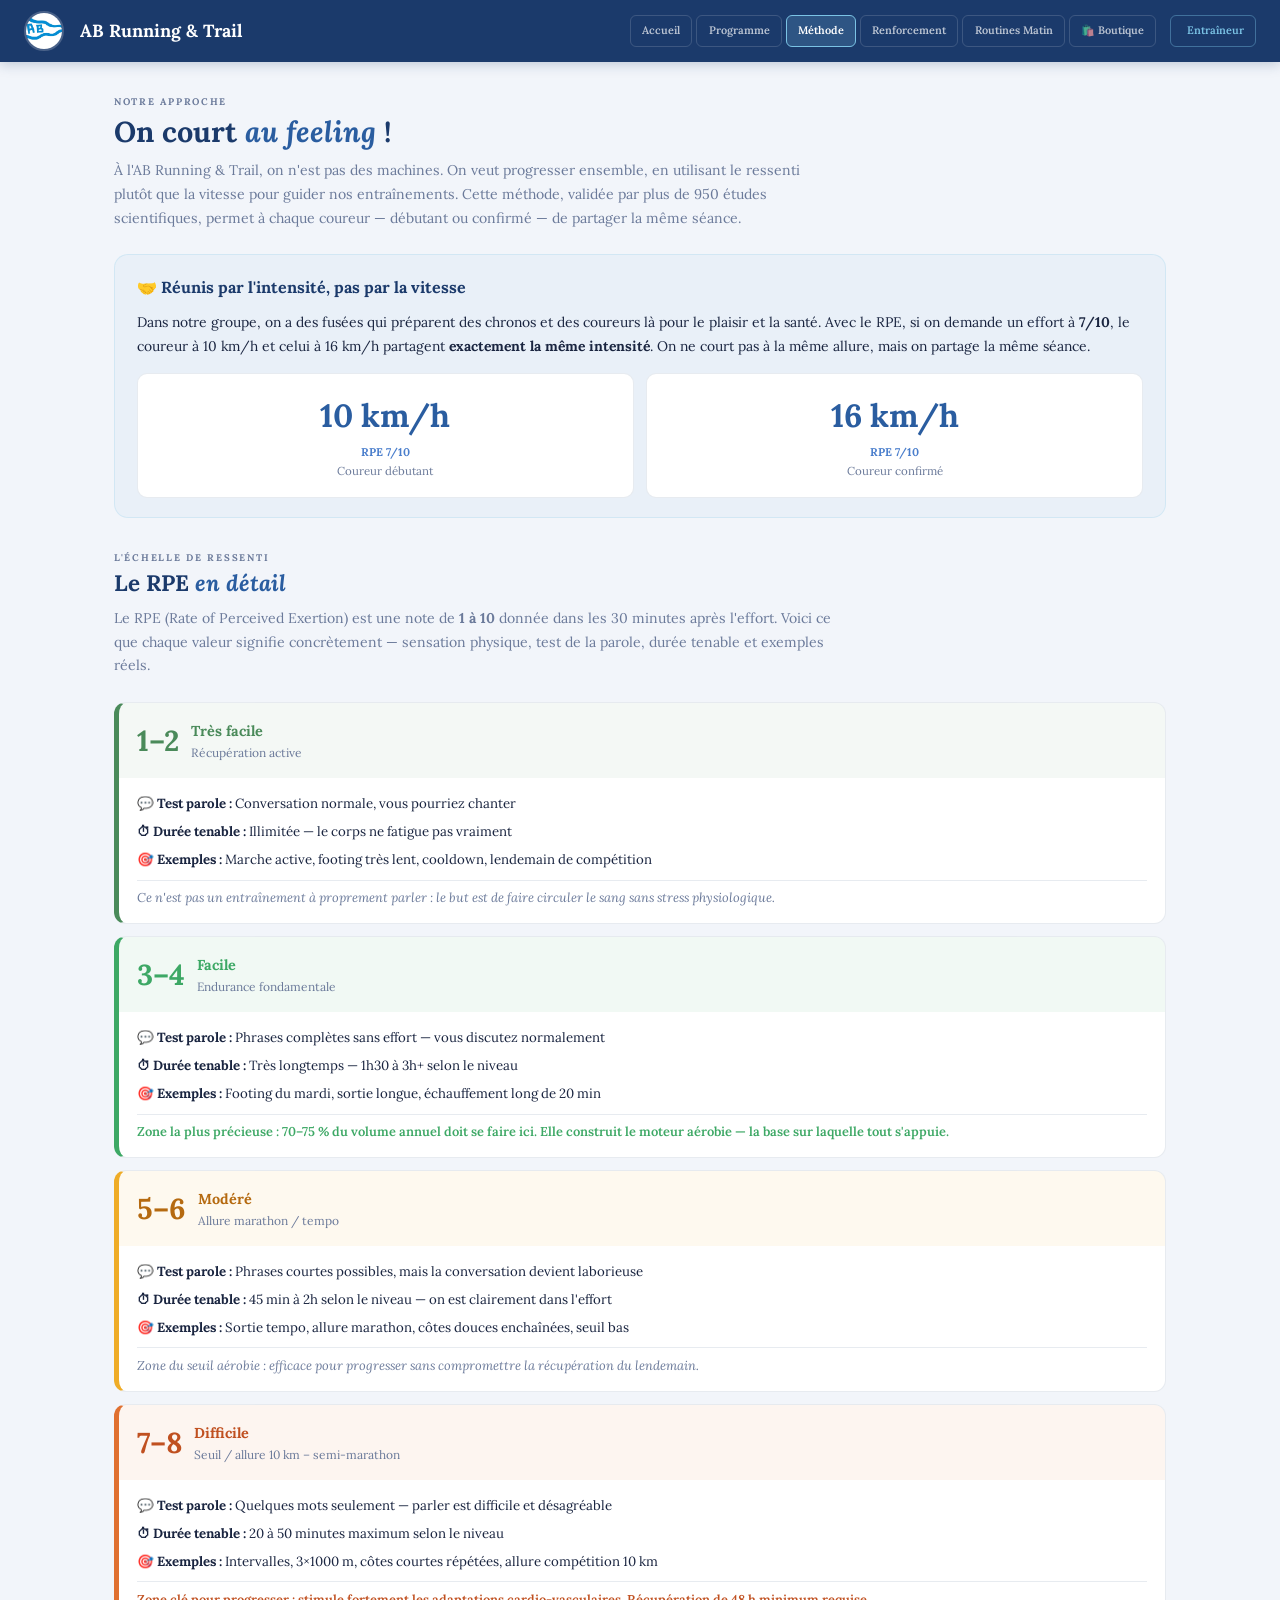
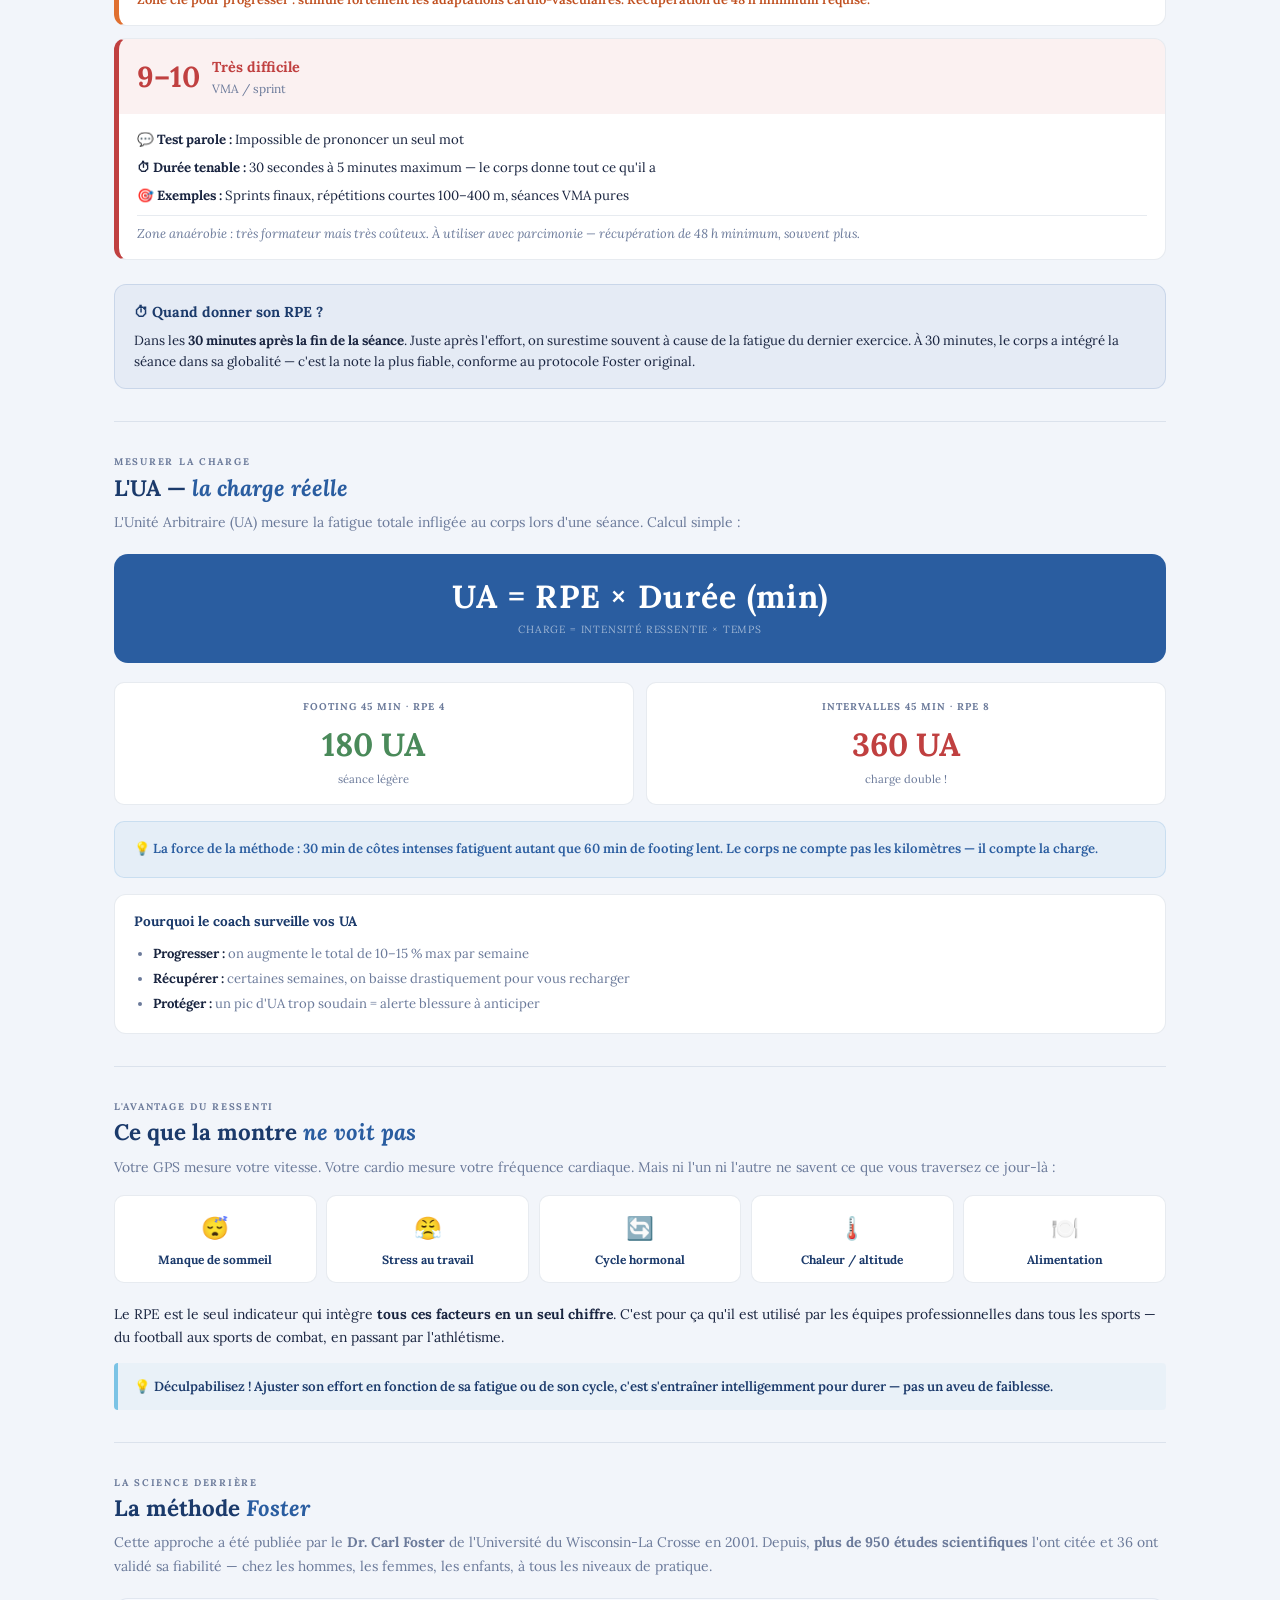
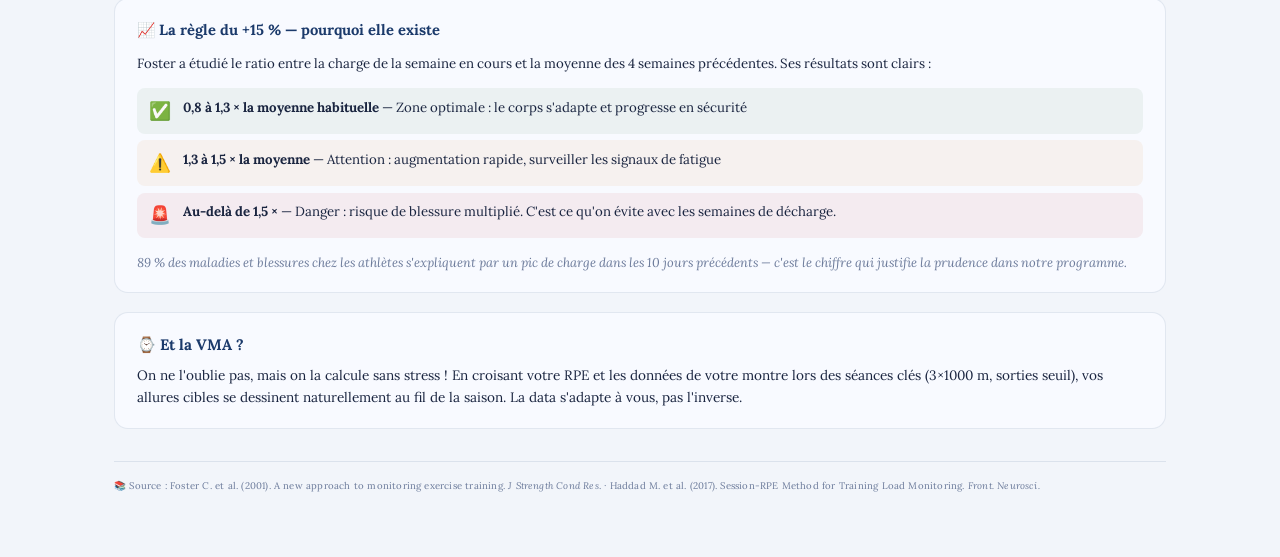
<file: philosophie.html>
<!-- MAJ 31/05/26 -->
<!DOCTYPE html>
<html lang="fr">
<head>
<meta charset="UTF-8">
<meta name="viewport" content="width=device-width, initial-scale=1.0">
<title>AB Running & Trail — Méthode</title>
<link rel="preconnect" href="https://fonts.googleapis.com">
<link href="https://fonts.googleapis.com/css2?family=Lora:ital,wght@0,400;0,500;0,600;0,700;0,800;1,400;1,600&display=swap" rel="stylesheet">
<link rel="stylesheet" href="style.css">
</head>
<body>

<header>
  <img src="logo_ab.avif" alt="AB" class="logo">
  <span class="site-name">AB Running & Trail</span>
  <nav>
    <a href="index.html">Accueil</a>
    <a href="programme.html">Programme</a>
    <a class="active" href="philosophie.html">Méthode</a>
    <a href="renforcement.html">Renforcement</a>
    <a href="routines.html">Routines Matin</a>
    <a href="boutique.html">🛍️ Boutique</a>
    <a href="admin.html" class="nav-coach">Entraîneur</a>
  </nav>
</header>

<div class="page" id="methode">

  <!-- ══ INTRO ══ -->
  <div class="sec-eye">Notre approche</div>
  <div class="sec-title">On court <em>au feeling</em> !</div>
  <p class="sec-intro">À l'AB Running & Trail, on n'est pas des machines. On veut progresser ensemble, en utilisant le ressenti plutôt que la vitesse pour guider nos entraînements. Cette méthode, validée par plus de 950 études scientifiques, permet à chaque coureur — débutant ou confirmé — de partager la même séance.</p>

  <!-- ══ INCLUSION ══ -->
  <div style="background:rgba(123,195,229,0.08);border:1px solid rgba(123,195,229,0.2);border-radius:14px;padding:1.2rem 1.4rem;margin-bottom:2rem">
    <h3 style="color:var(--navy);margin-bottom:0.7rem;font-size:1rem">🤝 Réunis par l'intensité, pas par la vitesse</h3>
    <p style="font-size:0.87rem;color:var(--text);line-height:1.7;margin-bottom:0.9rem">Dans notre groupe, on a des fusées qui préparent des chronos et des coureurs là pour le plaisir et la santé. Avec le RPE, si on demande un effort à <strong>7/10</strong>, le coureur à 10 km/h et celui à 16 km/h partagent <strong>exactement la même intensité</strong>. On ne court pas à la même allure, mais on partage la même séance.</p>
    <div style="display:grid;grid-template-columns:1fr 1fr;gap:0.8rem">
      <div style="background:var(--surface);border:1px solid var(--border);border-radius:10px;padding:1rem;text-align:center">
        <div style="font-size:2rem;font-weight:800;color:var(--blue)">10 km/h</div>
        <div style="font-size:0.7rem;font-weight:700;color:var(--light);margin-top:0.2rem">RPE 7/10</div>
        <div style="font-size:0.72rem;color:var(--muted)">Coureur débutant</div>
      </div>
      <div style="background:var(--surface);border:1px solid var(--border);border-radius:10px;padding:1rem;text-align:center">
        <div style="font-size:2rem;font-weight:800;color:var(--blue)">16 km/h</div>
        <div style="font-size:0.7rem;font-weight:700;color:var(--light);margin-top:0.2rem">RPE 7/10</div>
        <div style="font-size:0.72rem;color:var(--muted)">Coureur confirmé</div>
      </div>
    </div>
  </div>

  <!-- ══ RPE TITRE ══ -->
  <div class="sec-eye">L'échelle de ressenti</div>
  <div class="sec-title" style="font-size:1.4rem">Le RPE <em>en détail</em></div>
  <p class="sec-intro">Le RPE (Rate of Perceived Exertion) est une note de <strong>1 à 10</strong> donnée dans les 30 minutes après l'effort. Voici ce que chaque valeur signifie concrètement — sensation physique, test de la parole, durée tenable et exemples réels.</p>

  <!-- ══ RPE CARDS ══ -->
  <div style="display:flex;flex-direction:column;gap:0.8rem;margin-bottom:1.5rem">

    <!-- 1-2 -->
    <div style="background:var(--surface);border:1px solid var(--border);border-radius:12px;overflow:hidden;border-left:5px solid #4a8a5a">
      <div style="display:flex;align-items:center;gap:0.8rem;padding:0.9rem 1.1rem;background:rgba(74,138,90,0.06)">
        <div style="font-size:1.8rem;font-weight:800;color:#4a8a5a;min-width:2.5rem;text-align:center">1–2</div>
        <div>
          <div style="font-size:0.9rem;font-weight:700;color:#4a8a5a">Très facile</div>
          <div style="font-size:0.75rem;color:var(--muted)">Récupération active</div>
        </div>
      </div>
      <div style="padding:0.9rem 1.1rem;display:flex;flex-direction:column;gap:0.45rem">
        <div style="font-size:0.83rem;color:var(--text);line-height:1.6"><strong>💬 Test parole :</strong> Conversation normale, vous pourriez chanter</div>
        <div style="font-size:0.83rem;color:var(--text);line-height:1.6"><strong>⏱ Durée tenable :</strong> Illimitée — le corps ne fatigue pas vraiment</div>
        <div style="font-size:0.83rem;color:var(--text);line-height:1.6"><strong>🎯 Exemples :</strong> Marche active, footing très lent, cooldown, lendemain de compétition</div>
        <div style="font-size:0.8rem;color:var(--muted);font-style:italic;border-top:1px solid var(--border);padding-top:0.45rem;margin-top:0.1rem">Ce n'est pas un entraînement à proprement parler : le but est de faire circuler le sang sans stress physiologique.</div>
      </div>
    </div>

    <!-- 3-4 -->
    <div style="background:var(--surface);border:1px solid var(--border);border-radius:12px;overflow:hidden;border-left:5px solid #3da865">
      <div style="display:flex;align-items:center;gap:0.8rem;padding:0.9rem 1.1rem;background:rgba(61,168,101,0.07)">
        <div style="font-size:1.8rem;font-weight:800;color:#3da865;min-width:2.5rem;text-align:center">3–4</div>
        <div>
          <div style="font-size:0.9rem;font-weight:700;color:#3da865">Facile</div>
          <div style="font-size:0.75rem;color:var(--muted)">Endurance fondamentale</div>
        </div>
      </div>
      <div style="padding:0.9rem 1.1rem;display:flex;flex-direction:column;gap:0.45rem">
        <div style="font-size:0.83rem;color:var(--text);line-height:1.6"><strong>💬 Test parole :</strong> Phrases complètes sans effort — vous discutez normalement</div>
        <div style="font-size:0.83rem;color:var(--text);line-height:1.6"><strong>⏱ Durée tenable :</strong> Très longtemps — 1h30 à 3h+ selon le niveau</div>
        <div style="font-size:0.83rem;color:var(--text);line-height:1.6"><strong>🎯 Exemples :</strong> Footing du mardi, sortie longue, échauffement long de 20 min</div>
        <div style="font-size:0.8rem;color:#3da865;font-weight:600;border-top:1px solid var(--border);padding-top:0.45rem;margin-top:0.1rem">Zone la plus précieuse : 70–75 % du volume annuel doit se faire ici. Elle construit le moteur aérobie — la base sur laquelle tout s'appuie.</div>
      </div>
    </div>

    <!-- 5-6 -->
    <div style="background:var(--surface);border:1px solid var(--border);border-radius:12px;overflow:hidden;border-left:5px solid #efac27">
      <div style="display:flex;align-items:center;gap:0.8rem;padding:0.9rem 1.1rem;background:rgba(239,172,39,0.07)">
        <div style="font-size:1.8rem;font-weight:800;color:#b56a10;min-width:2.5rem;text-align:center">5–6</div>
        <div>
          <div style="font-size:0.9rem;font-weight:700;color:#b56a10">Modéré</div>
          <div style="font-size:0.75rem;color:var(--muted)">Allure marathon / tempo</div>
        </div>
      </div>
      <div style="padding:0.9rem 1.1rem;display:flex;flex-direction:column;gap:0.45rem">
        <div style="font-size:0.83rem;color:var(--text);line-height:1.6"><strong>💬 Test parole :</strong> Phrases courtes possibles, mais la conversation devient laborieuse</div>
        <div style="font-size:0.83rem;color:var(--text);line-height:1.6"><strong>⏱ Durée tenable :</strong> 45 min à 2h selon le niveau — on est clairement dans l'effort</div>
        <div style="font-size:0.83rem;color:var(--text);line-height:1.6"><strong>🎯 Exemples :</strong> Sortie tempo, allure marathon, côtes douces enchaînées, seuil bas</div>
        <div style="font-size:0.8rem;color:var(--muted);font-style:italic;border-top:1px solid var(--border);padding-top:0.45rem;margin-top:0.1rem">Zone du seuil aérobie : efficace pour progresser sans compromettre la récupération du lendemain.</div>
      </div>
    </div>

    <!-- 7-8 -->
    <div style="background:var(--surface);border:1px solid var(--border);border-radius:12px;overflow:hidden;border-left:5px solid #e07030">
      <div style="display:flex;align-items:center;gap:0.8rem;padding:0.9rem 1.1rem;background:rgba(224,112,48,0.07)">
        <div style="font-size:1.8rem;font-weight:800;color:#c05020;min-width:2.5rem;text-align:center">7–8</div>
        <div>
          <div style="font-size:0.9rem;font-weight:700;color:#c05020">Difficile</div>
          <div style="font-size:0.75rem;color:var(--muted)">Seuil / allure 10 km – semi-marathon</div>
        </div>
      </div>
      <div style="padding:0.9rem 1.1rem;display:flex;flex-direction:column;gap:0.45rem">
        <div style="font-size:0.83rem;color:var(--text);line-height:1.6"><strong>💬 Test parole :</strong> Quelques mots seulement — parler est difficile et désagréable</div>
        <div style="font-size:0.83rem;color:var(--text);line-height:1.6"><strong>⏱ Durée tenable :</strong> 20 à 50 minutes maximum selon le niveau</div>
        <div style="font-size:0.83rem;color:var(--text);line-height:1.6"><strong>🎯 Exemples :</strong> Intervalles, 3×1000 m, côtes courtes répétées, allure compétition 10 km</div>
        <div style="font-size:0.8rem;color:#c05020;font-weight:600;border-top:1px solid var(--border);padding-top:0.45rem;margin-top:0.1rem">Zone clé pour progresser : stimule fortement les adaptations cardio-vasculaires. Récupération de 48 h minimum requise.</div>
      </div>
    </div>

    <!-- 9-10 -->
    <div style="background:var(--surface);border:1px solid var(--border);border-radius:12px;overflow:hidden;border-left:5px solid #c04040">
      <div style="display:flex;align-items:center;gap:0.8rem;padding:0.9rem 1.1rem;background:rgba(192,64,64,0.07)">
        <div style="font-size:1.8rem;font-weight:800;color:var(--rouge);min-width:2.5rem;text-align:center">9–10</div>
        <div>
          <div style="font-size:0.9rem;font-weight:700;color:var(--rouge)">Très difficile</div>
          <div style="font-size:0.75rem;color:var(--muted)">VMA / sprint</div>
        </div>
      </div>
      <div style="padding:0.9rem 1.1rem;display:flex;flex-direction:column;gap:0.45rem">
        <div style="font-size:0.83rem;color:var(--text);line-height:1.6"><strong>💬 Test parole :</strong> Impossible de prononcer un seul mot</div>
        <div style="font-size:0.83rem;color:var(--text);line-height:1.6"><strong>⏱ Durée tenable :</strong> 30 secondes à 5 minutes maximum — le corps donne tout ce qu'il a</div>
        <div style="font-size:0.83rem;color:var(--text);line-height:1.6"><strong>🎯 Exemples :</strong> Sprints finaux, répétitions courtes 100–400 m, séances VMA pures</div>
        <div style="font-size:0.8rem;color:var(--muted);font-style:italic;border-top:1px solid var(--border);padding-top:0.45rem;margin-top:0.1rem">Zone anaérobie : très formateur mais très coûteux. À utiliser avec parcimonie — récupération de 48 h minimum, souvent plus.</div>
      </div>
    </div>

  </div>

  <!-- TIMING RPE -->
  <div style="background:rgba(42,93,160,0.06);border:1px solid rgba(42,93,160,0.15);border-radius:12px;padding:1rem 1.2rem;margin-bottom:2rem">
    <h4 style="color:var(--navy);font-size:0.9rem;margin-bottom:0.4rem">⏱ Quand donner son RPE ?</h4>
    <p style="font-size:0.83rem;color:var(--text);line-height:1.6">Dans les <strong>30 minutes après la fin de la séance</strong>. Juste après l'effort, on surestime souvent à cause de la fatigue du dernier exercice. À 30 minutes, le corps a intégré la séance dans sa globalité — c'est la note la plus fiable, conforme au protocole Foster original.</p>
  </div>

  <div class="divider"></div>

  <!-- ══ UA ══ -->
  <div class="sec-eye">Mesurer la charge</div>
  <div class="sec-title" style="font-size:1.4rem">L'UA — <em>la charge réelle</em></div>
  <p style="font-size:0.87rem;color:var(--muted);line-height:1.7;margin-bottom:1.2rem">L'Unité Arbitraire (UA) mesure la fatigue totale infligée au corps lors d'une séance. Calcul simple :</p>

  <div style="background:var(--blue);border-radius:14px;padding:1.5rem 2rem;text-align:center;margin-bottom:1.2rem">
    <div style="font-size:2rem;font-weight:800;color:#fff;letter-spacing:.04em;line-height:1.2">UA = RPE × Durée (min)</div>
    <div style="font-size:0.65rem;color:rgba(255,255,255,.55);margin-top:.35rem;letter-spacing:.08em">CHARGE = INTENSITÉ RESSENTIE × TEMPS</div>
  </div>

  <div style="display:grid;grid-template-columns:1fr 1fr;gap:0.8rem;margin-bottom:1rem">
    <div style="background:var(--surface);border:1px solid var(--border);border-radius:10px;padding:1rem;text-align:center">
      <div style="font-size:0.62rem;font-weight:700;text-transform:uppercase;letter-spacing:.1em;color:var(--muted);margin-bottom:0.3rem">Footing 45 min · RPE 4</div>
      <div style="font-size:2rem;font-weight:800;color:var(--mousse)">180 UA</div>
      <div style="font-size:0.7rem;color:var(--muted)">séance légère</div>
    </div>
    <div style="background:var(--surface);border:1px solid var(--border);border-radius:10px;padding:1rem;text-align:center">
      <div style="font-size:0.62rem;font-weight:700;text-transform:uppercase;letter-spacing:.1em;color:var(--muted);margin-bottom:0.3rem">Intervalles 45 min · RPE 8</div>
      <div style="font-size:2rem;font-weight:800;color:var(--rouge)">360 UA</div>
      <div style="font-size:0.7rem;color:var(--muted)">charge double !</div>
    </div>
  </div>

  <div style="background:rgba(122,174,224,.1);border:1px solid rgba(122,174,224,.25);border-radius:10px;padding:1rem 1.2rem;font-size:.82rem;color:var(--blue);line-height:1.7;font-weight:600;margin-bottom:1rem">
    💡 La force de la méthode : 30 min de côtes intenses fatiguent autant que 60 min de footing lent. Le corps ne compte pas les kilomètres — il compte la charge.
  </div>

  <div style="background:var(--surface);border:1px solid var(--border);border-radius:12px;padding:1rem 1.2rem;margin-bottom:2rem">
    <h4 style="font-size:0.85rem;color:var(--navy);margin-bottom:0.6rem">Pourquoi le coach surveille vos UA</h4>
    <ul style="font-size:0.82rem;color:var(--muted);padding-left:1.2rem;line-height:1.9">
      <li><strong style="color:var(--text)">Progresser :</strong> on augmente le total de 10–15 % max par semaine</li>
      <li><strong style="color:var(--text)">Récupérer :</strong> certaines semaines, on baisse drastiquement pour vous recharger</li>
      <li><strong style="color:var(--text)">Protéger :</strong> un pic d'UA trop soudain = alerte blessure à anticiper</li>
    </ul>
  </div>

  <div class="divider"></div>

  <!-- ══ CE QUE LA MONTRE NE VOIT PAS ══ -->
  <div class="sec-eye">L'avantage du ressenti</div>
  <div class="sec-title" style="font-size:1.4rem">Ce que la montre <em>ne voit pas</em></div>

  <p style="font-size:0.87rem;color:var(--muted);line-height:1.7;margin-bottom:1rem">Votre GPS mesure votre vitesse. Votre cardio mesure votre fréquence cardiaque. Mais ni l'un ni l'autre ne savent ce que vous traversez ce jour-là :</p>

  <div style="display:grid;grid-template-columns:repeat(auto-fit,minmax(130px,1fr));gap:0.6rem;margin-bottom:1.2rem">
    <div style="background:var(--surface);border:1px solid var(--border);border-radius:10px;padding:0.85rem;text-align:center">
      <div style="font-size:1.4rem;margin-bottom:0.25rem">😴</div>
      <div style="font-size:0.75rem;font-weight:700;color:var(--navy)">Manque de sommeil</div>
    </div>
    <div style="background:var(--surface);border:1px solid var(--border);border-radius:10px;padding:0.85rem;text-align:center">
      <div style="font-size:1.4rem;margin-bottom:0.25rem">😤</div>
      <div style="font-size:0.75rem;font-weight:700;color:var(--navy)">Stress au travail</div>
    </div>
    <div style="background:var(--surface);border:1px solid var(--border);border-radius:10px;padding:0.85rem;text-align:center">
      <div style="font-size:1.4rem;margin-bottom:0.25rem">🔄</div>
      <div style="font-size:0.75rem;font-weight:700;color:var(--navy)">Cycle hormonal</div>
    </div>
    <div style="background:var(--surface);border:1px solid var(--border);border-radius:10px;padding:0.85rem;text-align:center">
      <div style="font-size:1.4rem;margin-bottom:0.25rem">🌡️</div>
      <div style="font-size:0.75rem;font-weight:700;color:var(--navy)">Chaleur / altitude</div>
    </div>
    <div style="background:var(--surface);border:1px solid var(--border);border-radius:10px;padding:0.85rem;text-align:center">
      <div style="font-size:1.4rem;margin-bottom:0.25rem">🍽️</div>
      <div style="font-size:0.75rem;font-weight:700;color:var(--navy)">Alimentation</div>
    </div>
  </div>

  <p style="font-size:0.87rem;color:var(--text);line-height:1.7;margin-bottom:0.8rem">Le RPE est le seul indicateur qui intègre <strong>tous ces facteurs en un seul chiffre</strong>. C'est pour ça qu'il est utilisé par les équipes professionnelles dans tous les sports — du football aux sports de combat, en passant par l'athlétisme.</p>

  <div style="background:rgba(123,195,229,0.08);border-left:4px solid var(--sky);padding:0.8rem 1rem;border-radius:4px;font-size:0.83rem;color:var(--navy);font-weight:600;margin-bottom:2rem">
    💡 Déculpabilisez ! Ajuster son effort en fonction de sa fatigue ou de son cycle, c'est s'entraîner intelligemment pour durer — pas un aveu de faiblesse.
  </div>

  <div class="divider"></div>

  <!-- ══ FOSTER SCIENCE ══ -->
  <div class="sec-eye">La science derrière</div>
  <div class="sec-title" style="font-size:1.4rem">La méthode <em>Foster</em></div>

  <p style="font-size:0.87rem;color:var(--muted);line-height:1.7;margin-bottom:1.2rem">Cette approche a été publiée par le <strong>Dr. Carl Foster</strong> de l'Université du Wisconsin-La Crosse en 2001. Depuis, <strong>plus de 950 études scientifiques</strong> l'ont citée et 36 ont validé sa fiabilité — chez les hommes, les femmes, les enfants, à tous les niveaux de pratique.</p>

  <!-- Règle du +15% / ACWR texte -->
  <div style="background:var(--surface2);border:1px solid var(--border);border-radius:14px;padding:1.2rem 1.4rem;margin-bottom:1.2rem">
    <h4 style="color:var(--navy);font-size:0.92rem;margin-bottom:0.7rem">📈 La règle du +15 % — pourquoi elle existe</h4>
    <p style="font-size:0.83rem;color:var(--text);line-height:1.6;margin-bottom:0.9rem">Foster a étudié le ratio entre la charge de la semaine en cours et la moyenne des 4 semaines précédentes. Ses résultats sont clairs :</p>
    <div style="display:flex;flex-direction:column;gap:0.4rem;margin-bottom:0.9rem">
      <div style="display:flex;align-items:flex-start;gap:0.7rem;padding:0.55rem 0.75rem;background:rgba(74,138,90,0.08);border-radius:8px">
        <span style="font-size:1.1rem;flex-shrink:0">✅</span>
        <span style="font-size:0.83rem;color:var(--text)"><strong>0,8 à 1,3 × la moyenne habituelle</strong> — Zone optimale : le corps s'adapte et progresse en sécurité</span>
      </div>
      <div style="display:flex;align-items:flex-start;gap:0.7rem;padding:0.55rem 0.75rem;background:rgba(212,137,58,0.08);border-radius:8px">
        <span style="font-size:1.1rem;flex-shrink:0">⚠️</span>
        <span style="font-size:0.83rem;color:var(--text)"><strong>1,3 à 1,5 × la moyenne</strong> — Attention : augmentation rapide, surveiller les signaux de fatigue</span>
      </div>
      <div style="display:flex;align-items:flex-start;gap:0.7rem;padding:0.55rem 0.75rem;background:rgba(192,64,64,0.08);border-radius:8px">
        <span style="font-size:1.1rem;flex-shrink:0">🚨</span>
        <span style="font-size:0.83rem;color:var(--text)"><strong>Au-delà de 1,5 ×</strong> — Danger : risque de blessure multiplié. C'est ce qu'on évite avec les semaines de décharge.</span>
      </div>
    </div>
    <p style="font-size:0.8rem;color:var(--muted);font-style:italic">89 % des maladies et blessures chez les athlètes s'expliquent par un pic de charge dans les 10 jours précédents — c'est le chiffre qui justifie la prudence dans notre programme.</p>
  </div>

  <!-- VMA -->
  <div style="padding:1.2rem 1.4rem;background:var(--surface2);border:1px solid var(--border);border-radius:14px;margin-bottom:2rem">
    <h3 style="font-size:0.95rem;color:var(--navy);margin-bottom:0.5rem">⌚ Et la VMA ?</h3>
    <p style="font-size:0.85rem;color:var(--text);line-height:1.6">On ne l'oublie pas, mais on la calcule sans stress ! En croisant votre RPE et les données de votre montre lors des séances clés (3×1000 m, sorties seuil), vos allures cibles se dessinent naturellement au fil de la saison. La data s'adapte à vous, pas l'inverse.</p>
  </div>

  <div style="padding-top:1rem;border-top:1px solid var(--border);font-size:0.6rem;color:var(--muted);line-height:1.6;letter-spacing:.02em">
    📚 Source : Foster C. et al. (2001). A new approach to monitoring exercise training. <em>J Strength Cond Res</em>. · Haddad M. et al. (2017). Session-RPE Method for Training Load Monitoring. <em>Front. Neurosci.</em>
  </div>

</div>

</body>
</html>
</file>
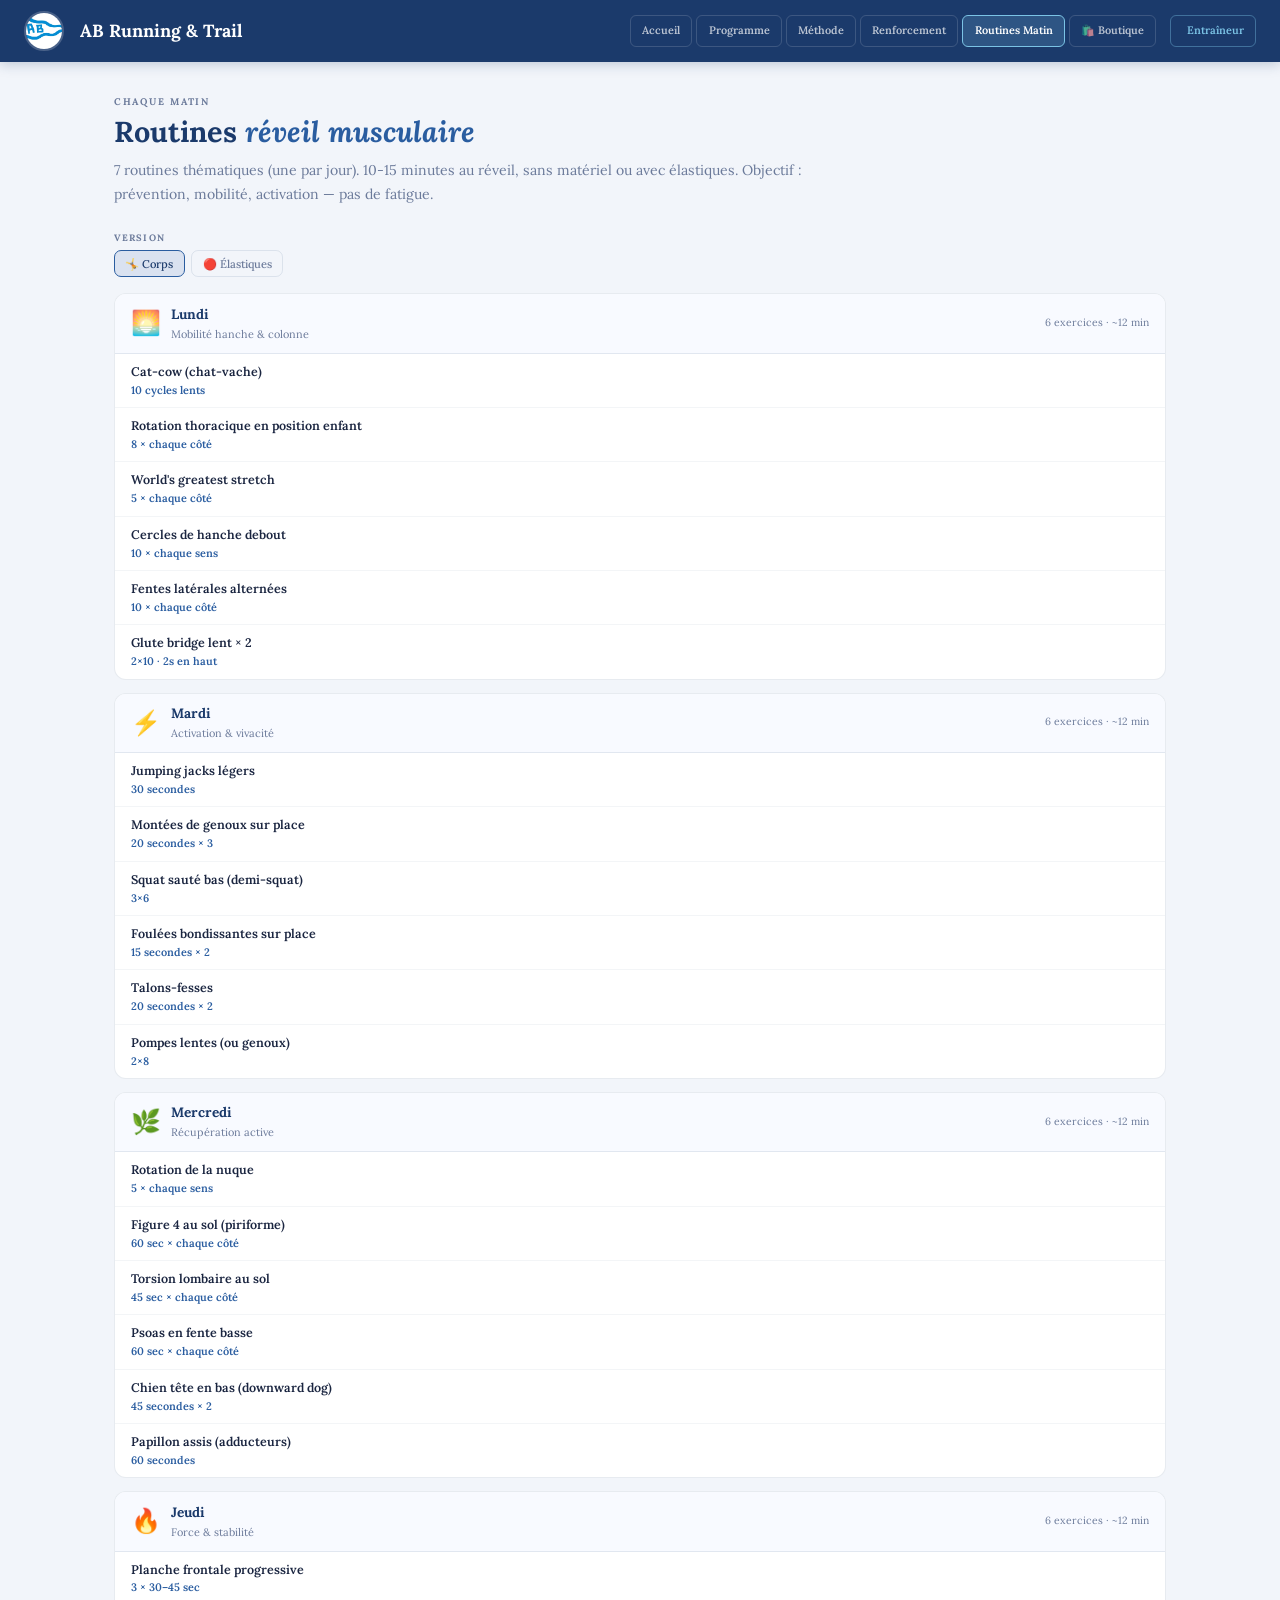
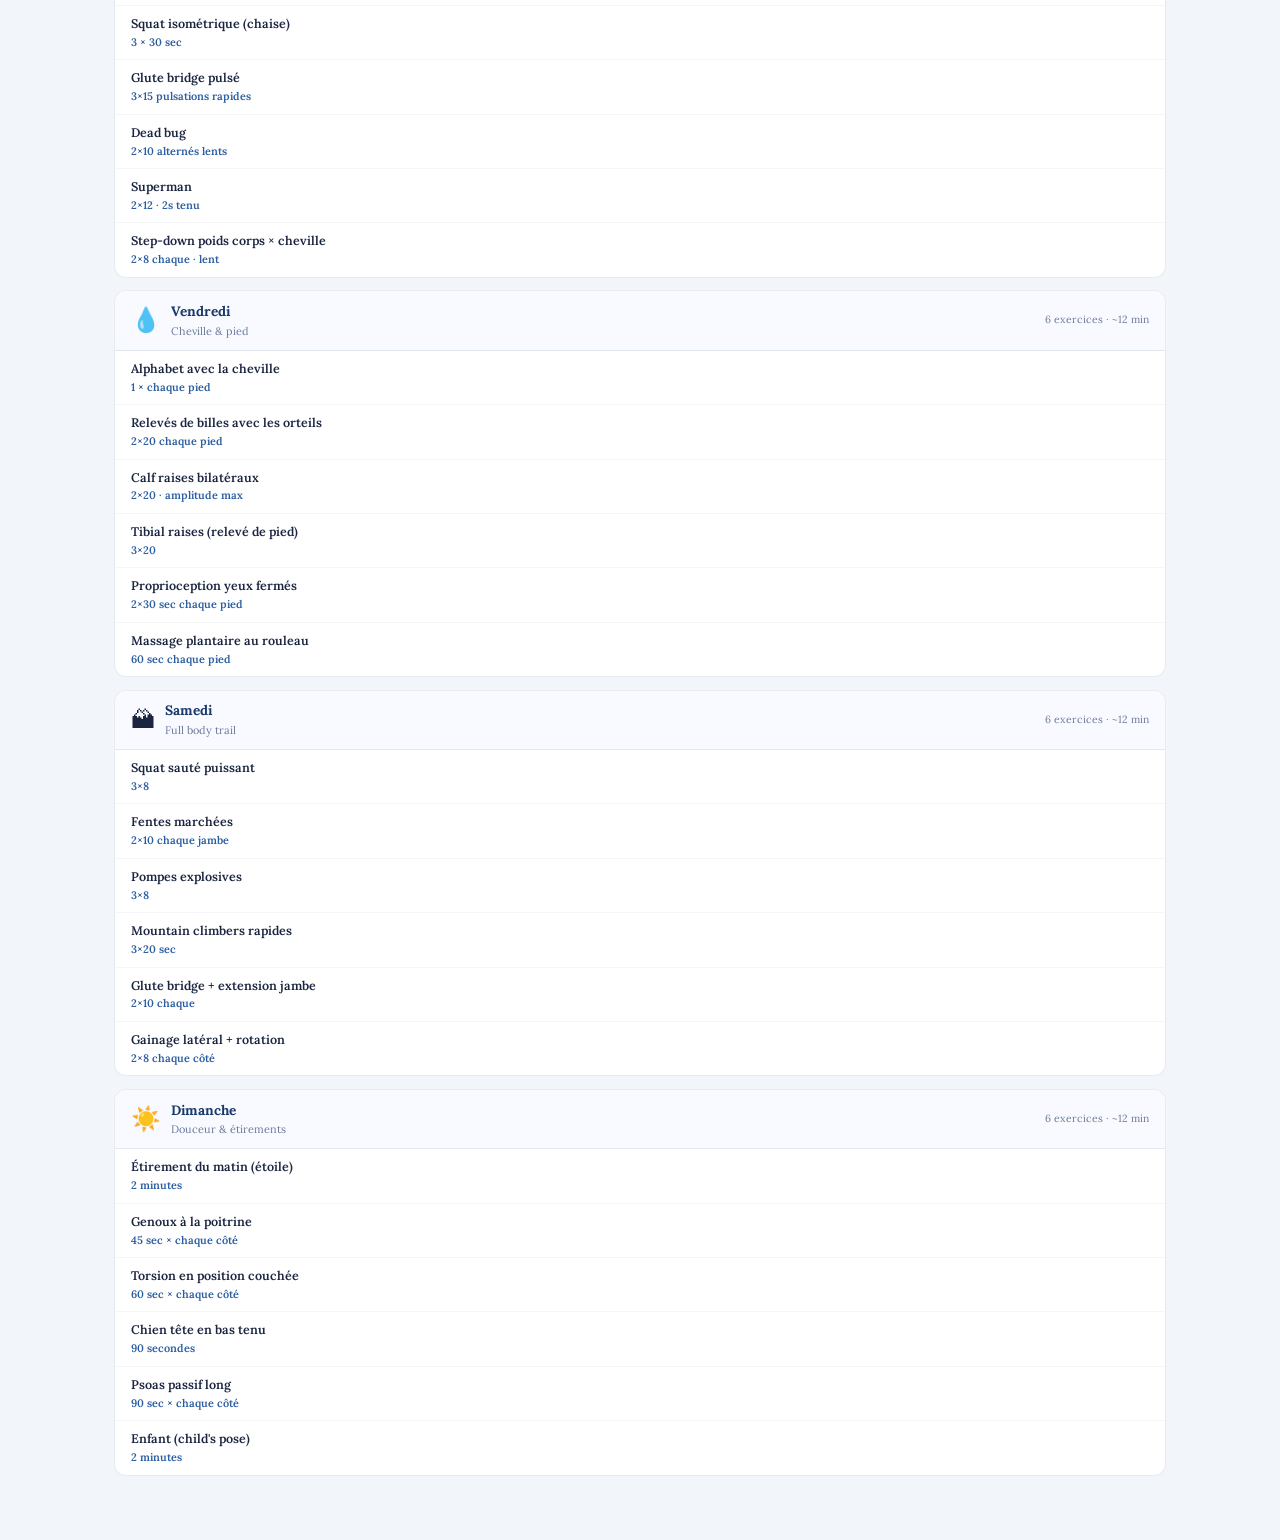
<file: routines.html>
﻿<!-- MAJ 31/05/26 -->
<!DOCTYPE html>
<html lang="fr">
<head>
<meta charset="UTF-8">
<meta name="viewport" content="width=device-width, initial-scale=1.0">
<title>AB Running & Trail — Routines Matin</title>
<link rel="preconnect" href="https://fonts.googleapis.com">
<link href="https://fonts.googleapis.com/css2?family=Lora:ital,wght@0,400;0,500;0,600;0,700;0,800;1,400;1,600&display=swap" rel="stylesheet">
<link rel="stylesheet" href="style.css">
</head>
<body>

<header>
  <img src="logo_ab.avif" alt="AB" class="logo">
  <span class="site-name">AB Running & Trail</span>
  <nav>
    <a href="index.html">Accueil</a>
    <a href="programme.html">Programme</a>
    <a href="philosophie.html">Méthode</a>
    <a href="renforcement.html">Renforcement</a>
    <a class="active" href="routines.html">Routines Matin</a>
    <a href="boutique.html">🛍️ Boutique</a>
    <a href="admin.html" class="nav-coach">Entraîneur</a>
  </nav>
</header>

<div class="page" id="routines">
  <div class="sec-eye">Chaque matin</div>
  <div class="sec-title">Routines <em>réveil musculaire</em></div>
  <p class="sec-intro">7 routines thématiques (une par jour). 10-15 minutes au réveil, sans matériel ou avec élastiques. Objectif : prévention, mobilité, activation — pas de fatigue.</p>
  <div>
    <div class="ctrl-label">Version</div>
    <div class="ctrl-bar">
      <button class="btn active" onclick="setReveilEquip('corpo',this)">🤸 Corps</button>
      <button class="btn" onclick="setReveilEquip('elastiques',this)">🔴 Élastiques</button>
    </div>
  </div>
  <div id="routinesGrid" style="display:grid;gap:.8rem;margin-top:1rem"></div>
</div>

<!-- Modal -->
<div id="overlay" onclick="if(event.target===this)closeModal()">
  <div id="modal">
    <div class="modal-hdr">
      <h3 id="mTitle"></h3>
      <button class="modal-close" onclick="closeModal()">✕</button>
    </div>
    <div class="modal-body" id="mBody"></div>
  </div>
</div>

<script src="data.js"></script>
<script src="main.js"></script>
</body>
</html>
</file>
<file: style.css>
﻿/* MAJ 31/05/26 */
/* ══════════════════════════════════════════════════
   AB Running — Shared Stylesheet
   ══════════════════════════════════════════════════ */

:root{
  --bg:#F2F5FA;--surface:#fff;--surface2:#F8FAFF;--border:rgba(27,58,107,.1);
  --navy:#1B3A6B;--blue:#2A5DA0;--light:#4A7ECC;--sky:#7BC3E5;
  --text:#1A2540;--muted:#6B7A9A;--mousse:#4A8A5A;--rouge:#C04040;--ocre:#D4893A;
  --gold:#B8860B;
}
*{margin:0;padding:0;box-sizing:border-box}
body{background:var(--bg);color:var(--text);font-family:'Lora',serif;font-size:15px;line-height:1.6}
a{color:var(--blue);text-decoration:none}

/* ── NAV ── */
header{background:var(--navy);padding:.7rem 1.5rem;display:flex;align-items:center;gap:1rem;position:sticky;top:0;z-index:100;box-shadow:0 2px 12px rgba(27,58,107,.25)}
.logo{width:40px;height:40px;border-radius:50%;object-fit:cover;border:2px solid rgba(255,255,255,.2)}
.site-name{color:#fff;font-size:1.1rem;font-weight:700;flex:1}
nav{display:flex;gap:.25rem;flex-wrap:wrap}
nav a{background:transparent;border:1px solid rgba(255,255,255,.15);color:rgba(255,255,255,.7);font-family:'Lora',serif;font-size:.68rem;font-weight:600;padding:.4rem .7rem;border-radius:6px;cursor:pointer;transition:.15s;text-decoration:none;display:inline-block}
nav a:hover{background:rgba(255,255,255,.08);color:#fff}
nav a.active{background:rgba(123,195,229,.2);border-color:var(--sky);color:#fff}
nav a.nav-coach{margin-left:.6rem;border-left:1px solid rgba(255,255,255,.25);padding-left:1rem;border-color:rgba(123,195,229,.4);color:var(--sky)}
nav a.nav-coach:hover{background:rgba(123,195,229,.15);color:#fff;border-color:var(--sky)}

/* ── LAYOUT ── */
.page{max-width:1100px;margin:0 auto;padding:2rem 1.5rem 4rem}
.sec-eye{font-size:.6rem;font-weight:700;letter-spacing:.18em;text-transform:uppercase;color:var(--muted);margin-bottom:.3rem}
.sec-title{font-size:1.8rem;font-weight:800;color:var(--navy);margin-bottom:.6rem;line-height:1.2}
.sec-title em{font-style:italic;color:var(--blue)}
.sec-intro{font-size:.88rem;color:var(--muted);max-width:720px;margin-bottom:1.5rem;line-height:1.7}
.divider{height:1px;background:var(--border);margin:2rem 0}

/* ── BUTTONS ── */
.ctrl-bar{display:flex;gap:.4rem;flex-wrap:wrap;margin-bottom:1rem}
.ctrl-label{font-size:.58rem;font-weight:700;letter-spacing:.12em;text-transform:uppercase;color:var(--muted);margin-bottom:.3rem}
.btn{font-family:'Lora',serif;font-size:.7rem;font-weight:500;padding:.35rem .65rem;border-radius:7px;border:1px solid var(--border);color:var(--muted);background:transparent;cursor:pointer;transition:.12s}
.btn:hover{border-color:var(--light);color:var(--navy)}
.btn.active{background:rgba(42,93,160,.12);border-color:var(--blue);color:var(--navy)}

/* ── TAGS ── */
.tag{display:inline-block;font-size:.58rem;font-weight:700;padding:.12rem .4rem;border-radius:3px;white-space:nowrap;margin-right:.2rem}
.tag-sky{background:rgba(123,195,229,.18);color:#2478A8}
.tag-blue{background:rgba(27,58,107,.1);color:var(--navy)}
.tag-green{background:rgba(74,138,90,.1);color:var(--mousse)}
.tag-ocre{background:rgba(212,137,58,.12);color:#b56a10}
.tag-rouge{background:rgba(192,64,64,.1);color:var(--rouge)}
.rpe-pill{display:inline-flex;align-items:center;font-size:.65rem;font-weight:700;background:rgba(184,134,11,.15);color:var(--gold);padding:.15rem .45rem;border-radius:4px;white-space:nowrap}
.ua-badge{font-size:.7rem;font-weight:600;color:var(--navy)}

/* ── PHASE BADGES ── */
.ph{display:inline-block;font-size:.57rem;font-weight:700;padding:.12rem .5rem;border-radius:3px;white-space:nowrap}
.ph-rep{background:rgba(123,195,229,.2);color:#1a5080}
.ph-base{background:rgba(74,122,204,.15);color:var(--blue)}
.ph-dev{background:rgba(27,58,107,.15);color:var(--navy)}
.ph-force{background:rgba(212,137,58,.15);color:#8a5010}
.ph-prepa{background:rgba(74,122,204,.18);color:var(--navy)}
.ph-precomp{background:rgba(160,90,180,.15);color:#6a3080}
.ph-event{background:rgba(27,58,107,.2);color:var(--navy)}
.ph-recup{background:rgba(74,138,90,.15);color:var(--mousse)}
.dech{font-size:.55rem;font-weight:700;background:rgba(74,138,90,.12);color:var(--mousse);padding:.1rem .4rem;border-radius:3px;margin-left:.3rem}

/* ── PROG TABLE ── */
.prog-wrap{overflow-x:auto;border-radius:10px;border:1px solid var(--border);box-shadow:0 2px 12px rgba(27,58,107,.07)}
.prog-table{width:100%;border-collapse:collapse;min-width:700px}
.prog-table th{background:var(--navy);color:#fff;font-size:.6rem;font-weight:700;letter-spacing:.08em;text-transform:uppercase;padding:.65rem 1rem;text-align:left;white-space:nowrap}
.prog-table td{padding:.6rem .8rem;border-bottom:1px solid var(--border);background:var(--surface);vertical-align:middle;transition:.12s}
.prog-table tr:hover td{background:rgba(123,195,229,.06)}
.prog-table tr.dec td{background:rgba(74,138,90,.04)}
.prog-table tr.dec:hover td{background:rgba(74,138,90,.08)}
.prog-table tr.has-obj td{background:rgba(255,215,0,.04)}
.sem-num{font-size:.7rem;font-weight:800;color:var(--navy)}
.mois-lbl{font-size:.62rem;color:var(--muted)}
.s-titre{font-size:.78rem;color:var(--text);font-weight:500;margin-bottom:.2rem}
.s-meta{display:flex;gap:.3rem;flex-wrap:wrap;align-items:center}
.obj-lbl{font-size:.68rem;color:var(--gold);font-weight:700;margin-top:.2rem}

/* ── MODAL ── */
#overlay{display:none;position:fixed;inset:0;z-index:1000;background:rgba(20,35,70,.6);backdrop-filter:blur(6px);align-items:center;justify-content:center;padding:1.5rem}
#overlay.open{display:flex}
#modal{background:var(--surface);border-radius:14px;max-width:720px;width:100%;max-height:90vh;overflow-y:auto;box-shadow:0 20px 60px rgba(0,0,0,.3)}
.modal-hdr{background:var(--navy);color:#fff;padding:1rem 1.5rem;display:flex;justify-content:space-between;align-items:center;border-radius:14px 14px 0 0}
.modal-hdr h3{font-size:.9rem;font-weight:700}
.modal-close{background:none;border:none;color:rgba(255,255,255,.6);font-size:1.2rem;cursor:pointer}
.modal-body{padding:1.2rem 1.5rem}
.modal-body h4{font-size:.85rem;font-weight:700;color:var(--navy);margin-top:1rem;margin-bottom:.3rem}
.terrain-tabs{display:flex;gap:.35rem;margin:.5rem 0}
.terrain-tab{padding:.3rem .6rem;border-radius:5px;border:1px solid var(--border);background:transparent;font-family:'Lora',serif;font-size:.7rem;font-weight:600;cursor:pointer;transition:.12s}
.terrain-tab.active{color:#fff}
.terrain-tab[data-t="0"].active{background:var(--blue);border-color:var(--blue)}
.terrain-tab[data-t="1"].active{background:var(--mousse);border-color:var(--mousse)}
.terrain-tab[data-t="2"].active{background:var(--rouge);border-color:var(--rouge)}
.terrain-content{display:none;padding:.5rem .7rem;background:var(--surface2);border:1px solid var(--border);border-radius:6px;font-size:.78rem;line-height:1.5}
.terrain-content.active{display:block}
.info-box{padding:.5rem .8rem;border-radius:6px;font-size:.76rem;margin-bottom:.6rem}
.info-box.gold{background:rgba(255,215,0,.12);border:1px solid rgba(184,134,11,.3);color:var(--gold);font-weight:700}
.info-box.green{background:rgba(74,138,90,.08);border:1px solid rgba(74,138,90,.2);color:var(--mousse)}
.info-box.blue{background:rgba(27,58,107,.04);border-left:3px solid var(--blue);color:var(--text);font-style:italic}
.vol-box{margin-top:.5rem;padding:.4rem .6rem;background:rgba(255,243,205,.4);border-left:3px solid var(--gold);border-radius:4px}
.vol-box .vol-title{font-size:.58rem;font-weight:700;text-transform:uppercase;letter-spacing:.1em;color:var(--gold);margin-bottom:.15rem}
.vol-box .vol-text{font-size:.74rem;color:var(--text)}

/* ── ACCUEIL CARDS ── */
.acc-card{background:var(--surface);border:1.5px solid var(--border);border-radius:14px;overflow:hidden;box-shadow:0 2px 8px rgba(27,58,107,.05);margin-bottom:.8rem}
.acc-card.current{border-color:var(--light);box-shadow:0 4px 20px rgba(74,122,204,.18)}
.acc-hdr{padding:.7rem 1.1rem;display:flex;align-items:center;justify-content:space-between;flex-wrap:wrap;gap:.4rem}
.acc-hdr.cur{background:var(--navy);color:#fff}
.acc-hdr .snum{font-size:1.8rem;line-height:1;margin-right:.6rem}
.acc-body{display:grid;grid-template-columns:1fr 1fr;border-top:1px solid var(--border)}
.acc-day{padding:.8rem 1rem}
.acc-day+.acc-day{border-left:1px solid var(--border)}
.acc-day-label{font-size:.55rem;font-weight:700;letter-spacing:.1em;text-transform:uppercase;margin-bottom:.2rem}
.acc-day-label.mar{color:var(--blue)}
.acc-day-label.jeu{color:var(--mousse)}
.acc-day .s-titre{font-size:.8rem;font-weight:800;line-height:1.3;margin-bottom:.3rem}
.acc-foot{padding:.45rem 1rem;border-top:1px solid var(--border);background:var(--surface2);display:flex;align-items:center;justify-content:space-between;flex-wrap:wrap;gap:.4rem}
.acc-foot .detail-btn{background:none;border:none;font-family:'Lora',serif;font-size:.65rem;font-weight:700;color:var(--blue);cursor:pointer}

/* ── OBJECTIFS ── */
.obj-card{display:flex;align-items:center;gap:.7rem;padding:.6rem .9rem;background:var(--surface);border:1px solid var(--border);border-radius:8px;margin-bottom:.4rem}
.obj-card.past{opacity:.45}
.obj-icon{font-size:1.3rem}
.obj-info{flex:1;min-width:0}
.obj-nom{font-size:.82rem;font-weight:700;line-height:1.3}
.obj-date{font-size:.68rem;color:var(--muted)}
.obj-countdown{text-align:right;font-size:.7rem;font-weight:700}

/* ── INFOS CLUB BANNER ── */
.infos-club-card{background:rgba(123,195,229,.08);border:1px solid rgba(123,195,229,.2);border-radius:10px;padding:.8rem 1.1rem;margin-bottom:.6rem}
.ic-title{font-size:.82rem;font-weight:700;color:var(--navy)}
.ic-text{font-size:.78rem;color:var(--muted);margin-top:.2rem}
.ic-date-tag{font-size:.6rem;color:var(--blue);font-weight:600}
.infos-club-card.type-urgent{background:rgba(192,64,64,.06);border-color:rgba(192,64,64,.2)}

/* ── RENFORCEMENT ── */
.exo-grid{display:grid;grid-template-columns:repeat(auto-fill,minmax(280px,1fr));gap:.8rem}
.exo-card{background:var(--surface);border:1px solid var(--border);border-radius:10px;padding:.8rem 1rem;transition:.12s;cursor:pointer}
.exo-card:hover{border-color:var(--light);box-shadow:0 2px 8px rgba(74,122,204,.1)}
.exo-emoji{font-size:1.4rem;margin-bottom:.3rem}
.exo-nom{font-size:.82rem;font-weight:700;color:var(--navy)}
.exo-muscles{font-size:.68rem;color:var(--muted);margin-bottom:.3rem}
.exo-desc{font-size:.74rem;color:var(--text);line-height:1.5;margin-bottom:.3rem}
.exo-prog{font-size:.68rem;color:var(--blue);line-height:1.5}
.circuit-block{background:var(--surface);border:1px solid var(--border);border-radius:10px;overflow:hidden;margin-bottom:.8rem}
.circuit-block-head{background:var(--surface2);padding:.6rem 1rem;border-bottom:1px solid var(--border);display:flex;justify-content:space-between;align-items:center}
.circuit-block-head h3{font-size:.82rem;font-weight:700;color:var(--navy)}
.circuit-block-head .meta{font-size:.65rem;color:var(--muted)}
.circuit-exo{display:flex;justify-content:space-between;align-items:center;padding:.5rem 1rem;border-bottom:1px solid rgba(27,58,107,.05);cursor:pointer;transition:.08s}
.circuit-exo:last-child{border-bottom:none}
.circuit-exo:hover{background:rgba(123,195,229,.04)}
.circuit-exo-name{font-size:.78rem;font-weight:600;color:var(--text)}
.circuit-exo-sub{font-size:.65rem;color:var(--muted)}
.circuit-exo-dose{font-size:.72rem;font-weight:600;color:var(--blue);text-align:right;white-space:nowrap}
.eq-tag{font-size:.58rem;padding:.1rem .35rem;border-radius:3px;font-weight:600}
.eq-corpo{background:rgba(74,138,90,.1);color:var(--mousse)}
.eq-elastiques{background:rgba(192,64,64,.1);color:var(--rouge)}
.eq-salle{background:rgba(27,58,107,.1);color:var(--navy)}
.lib-card{background:var(--surface);border:1px solid var(--border);border-radius:10px;padding:.7rem .9rem;cursor:pointer;transition:.12s}
.lib-card:hover{border-color:var(--light);box-shadow:0 2px 8px rgba(74,122,204,.1)}
.lib-card-cat{font-size:.58rem;font-weight:700;padding:.12rem .4rem;border-radius:3px;display:inline-block;margin-bottom:.3rem}
.lib-card-name{font-size:.82rem;font-weight:700;color:var(--navy);margin-bottom:.15rem}
.lib-card-desc{font-size:.68rem;color:var(--muted);margin-bottom:.3rem}
.lib-card-equips{display:flex;gap:.3rem;flex-wrap:wrap}
.routine-card{background:var(--surface);border:1px solid var(--border);border-radius:12px;overflow:hidden}
.routine-hdr{padding:.6rem 1rem;display:flex;align-items:center;gap:.6rem;border-bottom:1px solid var(--border);background:var(--surface2)}
.routine-exo{padding:.5rem 1rem;border-bottom:1px solid rgba(27,58,107,.05);cursor:pointer;transition:.08s}
.routine-exo:last-child{border-bottom:none}
.routine-exo:hover{background:rgba(123,195,229,.04)}
.routine-exo-nom{font-size:.78rem;font-weight:600;color:var(--text)}
.routine-exo-dose{font-size:.68rem;color:var(--blue);font-weight:600}

/* ── FOSTER PAGE ── */
.foster-tabs{display:flex;gap:.3rem;flex-wrap:wrap;margin-bottom:1.8rem}
.foster-tab{
  background:var(--surface);border:1px solid var(--border);
  color:var(--muted);font-family:'Lora',serif;font-size:.68rem;font-weight:700;
  padding:.5rem 1rem;border-radius:8px;cursor:pointer;transition:all .18s;
  letter-spacing:.03em;
}
.foster-tab:hover{border-color:var(--light);color:var(--blue)}
.foster-tab.active{background:var(--blue);color:#fff;border-color:var(--blue)}
.foster-panel{display:none;animation:fadeup .3s ease}
.foster-panel.active{display:block}
.foster-formula{
  background:var(--blue);border-radius:14px;padding:1.5rem 2rem;
  text-align:center;margin-bottom:1.5rem;
}
.foster-formula-main{font-size:2.2rem;font-weight:800;color:#fff;letter-spacing:.05em;line-height:1.2}
.foster-formula-main .foster-highlight{color:var(--sky)}
.foster-formula-sub{font-size:.68rem;color:rgba(255,255,255,.55);margin-top:.3rem;letter-spacing:.08em}
.foster-slider-row{display:flex;align-items:center;gap:12px;margin-bottom:.6rem}
.foster-slider-label{font-size:.74rem;font-weight:700;color:var(--muted);min-width:85px}
.foster-slider-val{font-size:1.3rem;font-weight:800;color:var(--blue);min-width:40px;text-align:right}
.foster-slider{flex:1;-webkit-appearance:none;height:6px;border-radius:3px;background:var(--border);outline:none}
.foster-slider::-webkit-slider-thumb{-webkit-appearance:none;width:20px;height:20px;border-radius:50%;background:var(--blue);cursor:pointer;border:3px solid #fff;box-shadow:0 2px 6px rgba(27,58,107,.3)}
.foster-zone-label{font-size:.72rem;color:var(--muted);margin-left:97px;margin-bottom:1rem;font-style:italic}
.foster-equiv-grid{display:grid;grid-template-columns:1fr 1fr;gap:1rem;margin-bottom:1.2rem}
.foster-equiv{background:var(--surface);border:1px solid var(--border);border-radius:12px;padding:1.1rem;text-align:center}
.foster-equiv-val{font-size:2rem;font-weight:800;line-height:1}
.foster-equiv-label{font-size:.62rem;color:var(--muted);margin-top:.2rem;letter-spacing:.08em;text-transform:uppercase}
.foster-equiv-note{font-size:.72rem;color:var(--muted);margin-top:.15rem}
.foster-insight{
  background:rgba(122,174,224,.1);border:1px solid rgba(122,174,224,.25);
  border-radius:10px;padding:1rem 1.2rem;
  font-size:.82rem;color:var(--blue);line-height:1.7;font-weight:600;
}
.foster-insight.danger{background:rgba(192,64,64,.08);border-color:rgba(192,64,64,.2);color:var(--rouge)}
.foster-insight.success{background:rgba(74,138,90,.08);border-color:rgba(74,138,90,.2);color:var(--mousse)}
.foster-insight.warning{background:rgba(212,137,58,.08);border-color:rgba(212,137,58,.2);color:#8a5010}
.foster-week{display:grid;grid-template-columns:55px repeat(7,1fr) 70px;gap:4px;align-items:center;margin-bottom:.4rem}
.foster-day{
  text-align:center;border-radius:8px;padding:6px 2px;
  font-size:1rem;font-weight:800;
  min-height:34px;display:flex;align-items:center;justify-content:center;
}
.foster-day-hdr{font-size:.55rem;font-weight:700;color:var(--muted);text-align:center;letter-spacing:.08em;text-transform:uppercase}
.foster-week-total{font-size:1.1rem;font-weight:800;color:var(--blue);text-align:center}
.foster-week-label{font-size:.6rem;color:var(--muted);font-weight:700}
.foster-metrics{display:grid;grid-template-columns:repeat(3,1fr);gap:.8rem;margin:1rem 0}
.foster-metric{background:#7BC3E5;border-radius:12px;padding:.9rem;text-align:center}
.foster-metric-name{font-size:.55rem;font-weight:700;color:rgba(255,255,255,.65);letter-spacing:.12em;text-transform:uppercase}
.foster-metric-val{font-size:1.8rem;font-weight:800;color:#1B3A6B;line-height:1;margin-top:.15rem}
.foster-preset-btns{display:flex;gap:.4rem;flex-wrap:wrap;margin-top:.8rem}
.foster-preset{
  background:var(--surface);border:1px solid var(--border);
  font-size:.65rem;font-weight:700;font-family:'Lora',serif;
  padding:.4rem .9rem;border-radius:6px;cursor:pointer;color:var(--muted);
  transition:all .15s;
}
.foster-preset:hover{border-color:var(--light);color:var(--blue)}
.foster-acwr-bar{height:24px;border-radius:12px;background:var(--surface);border:1px solid var(--border);position:relative;overflow:hidden;margin:1rem 0 .4rem}
.foster-acwr-zone{position:absolute;top:0;height:100%}
.foster-acwr-marker{position:absolute;top:-3px;width:4px;height:30px;background:var(--blue);border-radius:2px;transition:left .3s;box-shadow:0 1px 4px rgba(27,58,107,.4)}
.foster-acwr-labels{display:flex;justify-content:space-between;font-size:.55rem;color:var(--muted);font-weight:700}
.foster-rpe-zone{display:flex;align-items:center;gap:10px;padding:.55rem 0;border-bottom:1px solid var(--border)}
.foster-rpe-zone:last-child{border-bottom:none}
.foster-rpe-dot{width:14px;height:14px;border-radius:50%;flex-shrink:0}
.foster-rpe-num{font-size:1.3rem;font-weight:800;min-width:35px;color:var(--blue)}
.foster-rpe-desc{font-size:.82rem;color:var(--muted);line-height:1.5}
.foster-vs{display:grid;grid-template-columns:1fr 1fr;gap:1rem;margin:1.2rem 0}
.foster-vs-card{background:var(--surface);border:1px solid var(--border);border-radius:12px;padding:1.3rem;text-align:center}
.foster-vs-speed{font-size:2.5rem;font-weight:800;color:var(--blue);line-height:1}
.foster-vs-rpe{font-size:.7rem;font-weight:700;color:var(--light);margin-top:.3rem}
.foster-vs-who{font-size:.72rem;color:var(--muted);margin-top:.1rem}
.foster-text-block{margin-top:1.8rem}
.foster-text-title{font-size:.88rem;font-weight:800;color:var(--blue);margin-bottom:.4rem}
.foster-text-body{font-size:.84rem;color:var(--muted);line-height:1.8}
.foster-source{
  margin-top:2rem;padding-top:1rem;border-top:1px solid var(--border);
  font-size:.6rem;color:var(--muted);line-height:1.6;letter-spacing:.02em;
}

/* ── ANIMATIONS ── */
@keyframes fadeup{from{opacity:0;transform:translateY(8px)}to{opacity:1;transform:none}}

/* ── RESPONSIVE ── */
@media(max-width:700px){
  header{flex-wrap:wrap;gap:.5rem;padding:.6rem 1rem}
  .site-name{font-size:1rem}
  nav{width:100%;justify-content:center}
  nav a{font-size:.73rem;padding:.45rem .75rem}
  .acc-body{grid-template-columns:1fr}
  .acc-day+.acc-day{border-left:none;border-top:1px solid var(--border)}
  .page{padding:1.2rem 1rem 3rem}
  .sec-title{font-size:1.4rem}
  .sec-intro{font-size:.9rem}
  .foster-formula-main{font-size:1.6rem}
  .foster-equiv-grid{grid-template-columns:1fr}
  .foster-week{grid-template-columns:40px repeat(7,1fr) 50px;gap:2px}
  .foster-day{font-size:.85rem;padding:4px 1px}
  .foster-metrics{grid-template-columns:1fr}
  .foster-vs{grid-template-columns:1fr}
}
</file>
